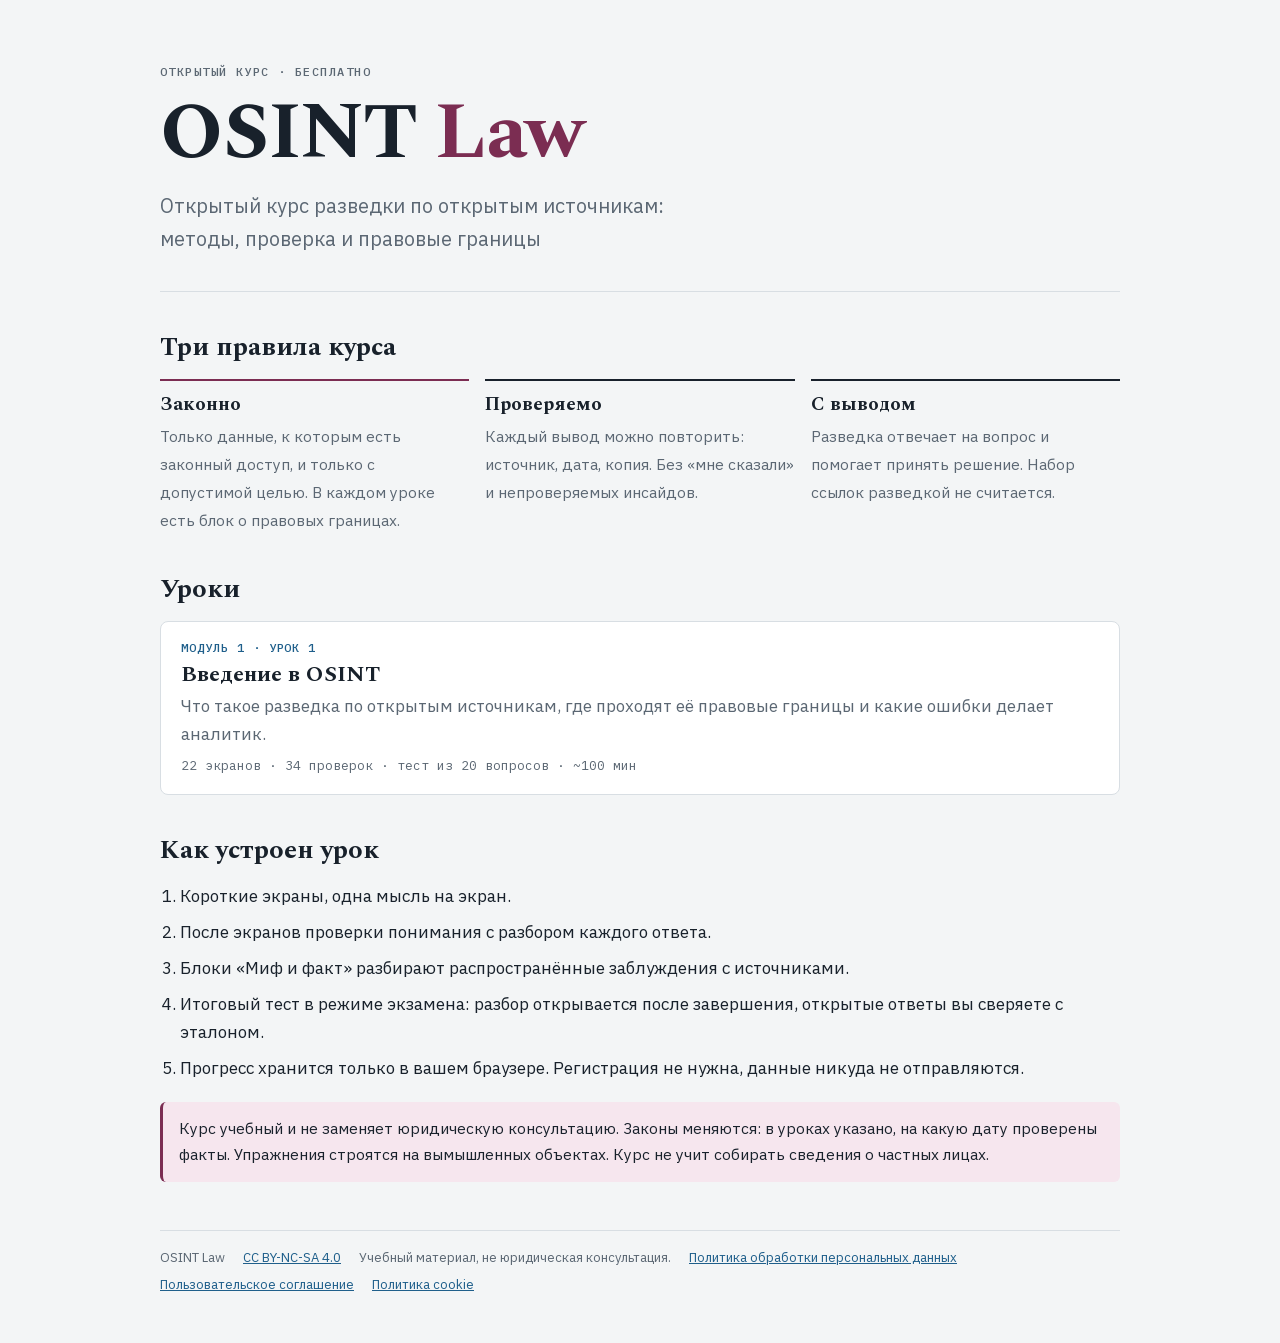
<file: index.html>
<!doctype html>
<html lang="ru">
<meta charset="utf-8">
<meta name="viewport" content="width=device-width, initial-scale=1, viewport-fit=cover">
<title>OSINT Law</title>
<meta name="description" content="Открытый курс разведки по открытым источникам: методы, проверка и правовые границы">
<link rel="canonical" href="https://osintlaw.pro/">
<meta property="og:url" content="https://osintlaw.pro/">
<meta property="og:type" content="website">
<meta property="og:title" content="OSINT Law">
<meta property="og:description" content="Открытый курс разведки по открытым источникам: методы, проверка и правовые границы">
<meta property="og:site_name" content="OSINT Law">
<meta property="og:locale" content="ru_RU">
<link rel="stylesheet" href="fonts/fonts.css">
<style>
/* Layout: титул курса, три принципа, список уроков. Одна колонка, на широком экране принципы в ряд. */
:root{
  --bg:#f3f5f6; --paper:#ffffff; --fg:#18212b; --muted:#5b6773; --line:#d8dee3;
  --accent:#1f5f8b; --accent-soft:#e3eef6; --law:#7b2d52; --law-soft:#f6e6ee;
  --f-display:"Spectral",Georgia,"Times New Roman",serif;
  --f-body:"IBM Plex Sans",-apple-system,"Segoe UI",Roboto,Arial,sans-serif;
  --f-mono:"IBM Plex Mono",ui-monospace,Menlo,Consolas,monospace;
  color-scheme:light;
}
@media (prefers-color-scheme: dark){:root:not([data-theme="light"]){
  --bg:#12171c; --paper:#1a2128; --fg:#e3e8ec; --muted:#9aa6b1; --line:#2c3640;
  --accent:#7db7e0; --accent-soft:#1d3142; --law:#e79ac0; --law-soft:#3a1c2b; color-scheme:dark}}
:root[data-theme="dark"]{
  --bg:#12171c; --paper:#1a2128; --fg:#e3e8ec; --muted:#9aa6b1; --line:#2c3640;
  --accent:#7db7e0; --accent-soft:#1d3142; --law:#e79ac0; --law-soft:#3a1c2b; color-scheme:dark}
*{box-sizing:border-box}
body{margin:0;background:var(--bg);color:var(--fg);font:400 17px/1.65 var(--f-body);padding-inline:16px;padding-block:0 48px}
.wrap{max-width:60rem;margin:0 auto}
a{color:var(--accent)}
a:focus-visible{outline:2px solid var(--accent);outline-offset:3px}
header{padding-block:64px 36px;border-bottom:1px solid var(--line)}
.eyebrow{font:500 12px/1.4 var(--f-mono);letter-spacing:.12em;text-transform:uppercase;color:var(--muted)}
h1{font:700 clamp(44px,9vw,80px)/1 var(--f-display);margin:12px 0 16px;letter-spacing:-.02em}
h1 .law{color:var(--law)}
.lede{font-size:20px;max-width:36rem;color:var(--muted);margin:0}
h2{font:700 26px/1.2 var(--f-display);margin:0 0 16px}
section{padding-top:40px}
.principles{display:grid;grid-template-columns:repeat(3,minmax(0,1fr));gap:16px;margin:0;padding:0;list-style:none}
@media (max-width:760px){.principles{grid-template-columns:minmax(0,1fr)}}
.principles li{border-top:2px solid var(--fg);padding-top:12px}
.principles li:first-child{border-color:var(--law)}
.principles b{display:block;font:700 19px/1.3 var(--f-display);margin-bottom:4px}
.principles span{font-size:15.5px;color:var(--muted)}
.lessons{list-style:none;margin:0;padding:0;display:grid;gap:12px}
.lesson{display:grid;gap:4px;text-decoration:none;color:var(--fg);background:var(--paper);border:1px solid var(--line);border-radius:8px;padding:18px 20px}
.lesson:hover{border-color:var(--accent)}
.lesson .mod{font:500 12px/1.4 var(--f-mono);letter-spacing:.08em;text-transform:uppercase;color:var(--accent)}
.lesson .lt{font:700 22px/1.25 var(--f-display)}
.lesson .ls{color:var(--muted)}
.lesson .meta{font:400 13px/1.5 var(--f-mono);color:var(--muted);margin-top:4px}
.how{display:grid;gap:8px;padding-left:1.2em;margin:0}
.note{background:var(--law-soft);border-left:3px solid var(--law);border-radius:6px;padding:14px 16px;font-size:15.5px;margin-top:20px}
footer{margin-top:48px;padding-top:16px;border-top:1px solid var(--line);font-size:13px;color:var(--muted);display:flex;flex-wrap:wrap;gap:6px 18px}
</style>
<body>
<div class="wrap">
<header>
  <div class="eyebrow">Открытый курс · бесплатно</div>
  <h1>OSINT <span class="law">Law</span></h1>
  <p class="lede">Открытый курс разведки по открытым источникам: методы, проверка и правовые границы</p>
</header>

<section aria-labelledby="p-h">
  <h2 id="p-h">Три правила курса</h2>
  <ul class="principles">
    <li><b>Законно</b><span>Только данные, к которым есть законный доступ, и только с допустимой целью. В каждом уроке есть блок о правовых границах.</span></li>
    <li><b>Проверяемо</b><span>Каждый вывод можно повторить: источник, дата, копия. Без «мне сказали» и непроверяемых инсайдов.</span></li>
    <li><b>С выводом</b><span>Разведка отвечает на вопрос и помогает принять решение. Набор ссылок разведкой не считается.</span></li>
  </ul>
</section>

<section aria-labelledby="l-h">
  <h2 id="l-h">Уроки</h2>
  <ul class="lessons">
<li><a class="lesson" href="lessons/m1-l1-vvedenie-v-osint.html"><span class="mod">Модуль 1 · Урок 1</span><span class="lt">Введение в OSINT</span><span class="ls">Что такое разведка по открытым источникам, где проходят её правовые границы и какие ошибки делает аналитик.</span><span class="meta">22 экранов · 34 проверок · тест из 20 вопросов · ~100 мин</span></a></li>
  </ul>
</section>

<section aria-labelledby="h-h">
  <h2 id="h-h">Как устроен урок</h2>
  <ol class="how">
    <li>Короткие экраны, одна мысль на экран.</li>
    <li>После экранов проверки понимания с разбором каждого ответа.</li>
    <li>Блоки «Миф и факт» разбирают распространённые заблуждения с источниками.</li>
    <li>Итоговый тест в режиме экзамена: разбор открывается после завершения, открытые ответы вы сверяете с эталоном.</li>
    <li>Прогресс хранится только в вашем браузере. Регистрация не нужна, данные никуда не отправляются.</li>
  </ol>
  <p class="note">Курс учебный и не заменяет юридическую консультацию. Законы меняются: в уроках указано, на какую дату проверены факты. Упражнения строятся на вымышленных объектах. Курс не учит собирать сведения о частных лицах.</p>
</section>

<footer><span>OSINT Law</span><span><a href="https://creativecommons.org/licenses/by-nc-sa/4.0/deed.ru" rel="license noopener" target="_blank">CC BY-NC-SA 4.0</a></span><span>Учебный материал, не юридическая консультация.</span><span><a href="/privacy-policy.html">Политика обработки персональных данных</a></span><span><a href="/terms.html">Пользовательское соглашение</a></span><span><a href="/cookie-policy.html">Политика cookie</a></span></footer>
</div>
</body>
</html>
</file>
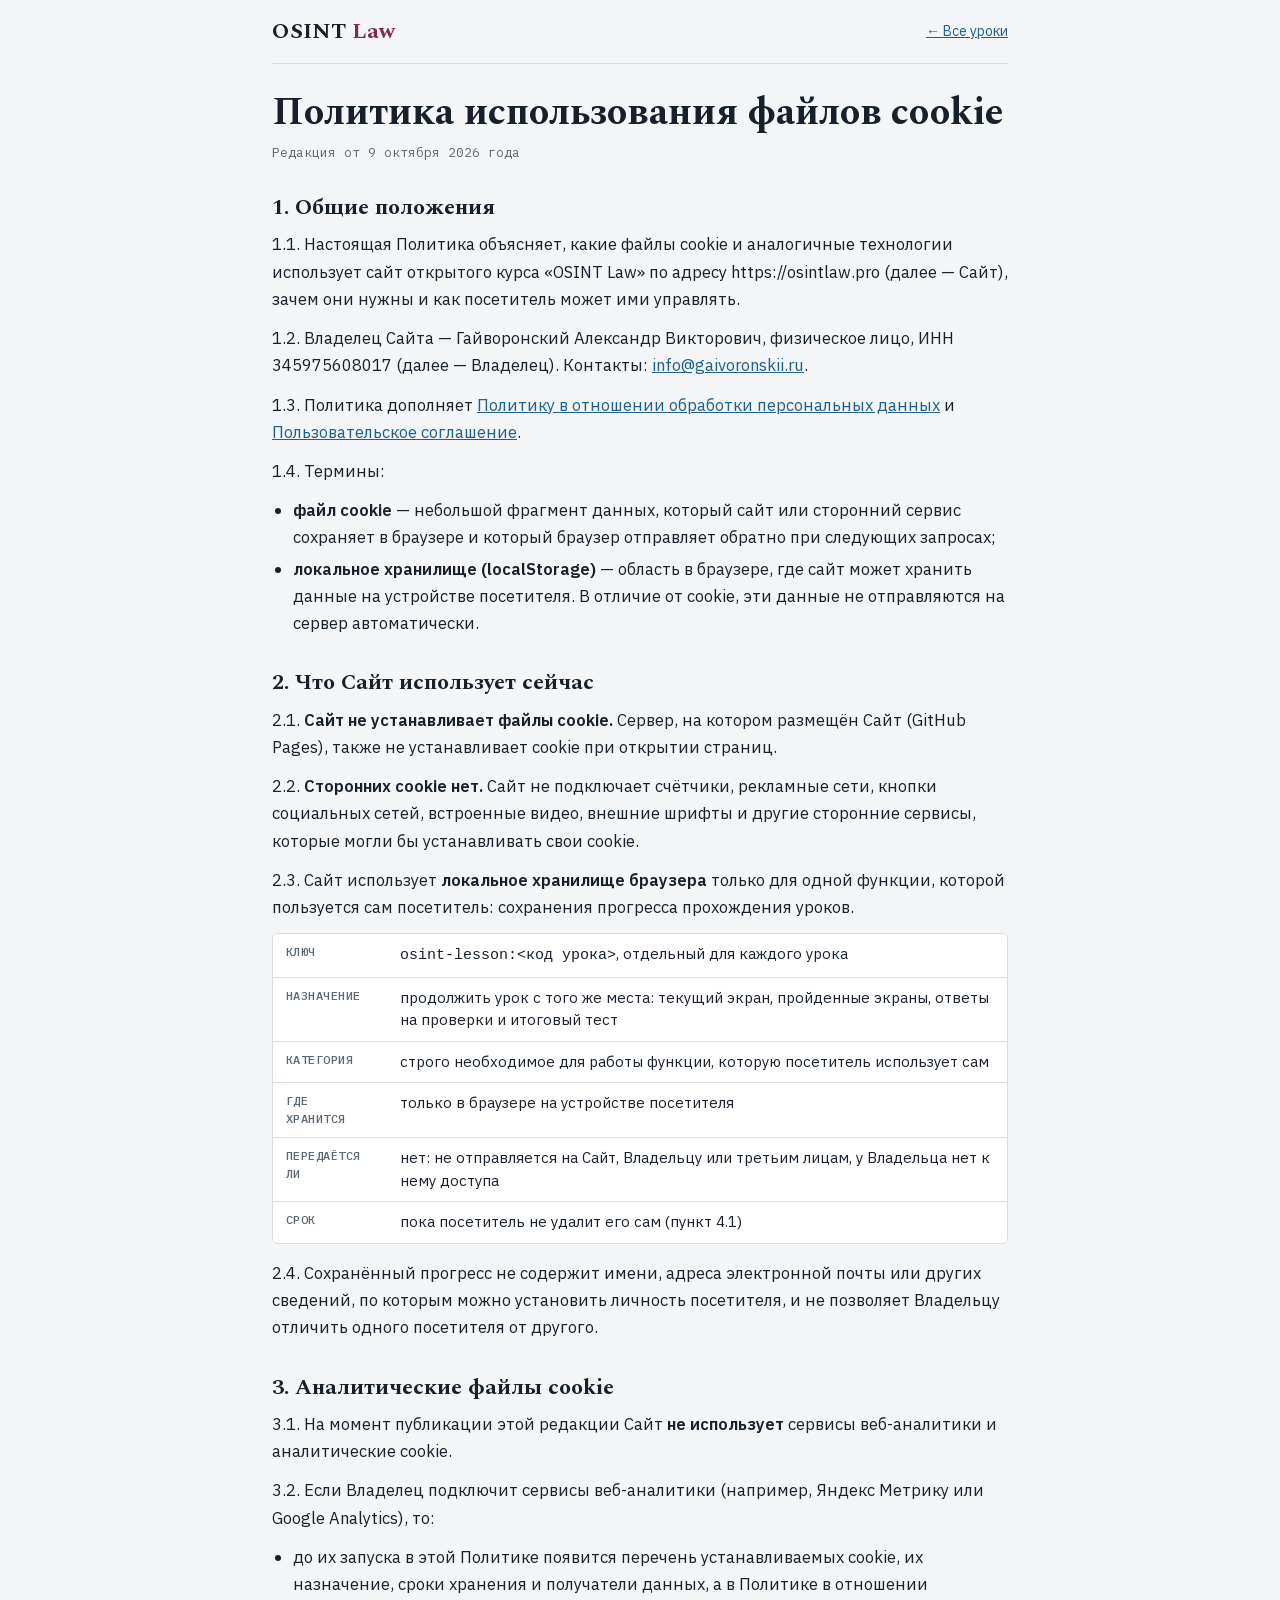
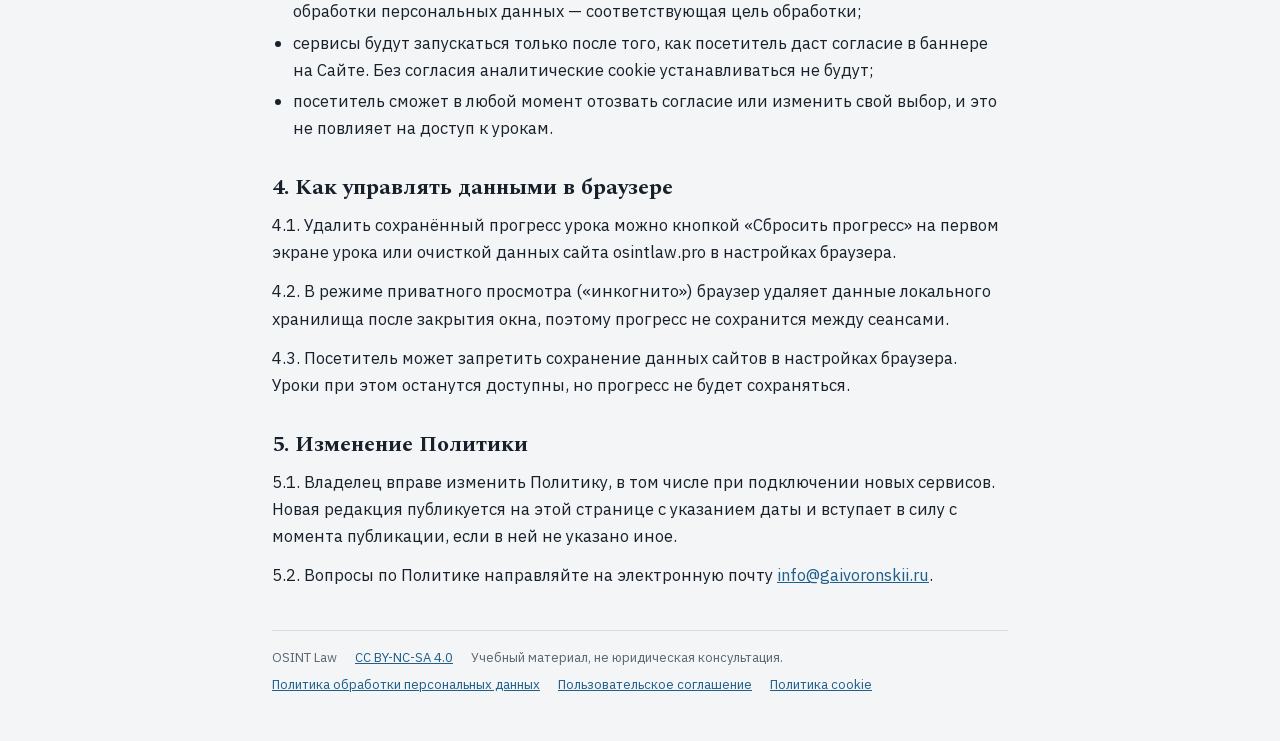
<file: cookie-policy.html>
<!doctype html>
<html lang="ru">
<meta charset="utf-8">
<meta name="viewport" content="width=device-width, initial-scale=1, viewport-fit=cover">
<title>Политика использования файлов cookie · OSINT Law</title>
<meta name="description" content="Какие файлы cookie и данные браузера использует сайт курса OSINT Law, зачем и как ими управлять.">
<link rel="canonical" href="https://osintlaw.pro/cookie-policy.html">
<meta property="og:url" content="https://osintlaw.pro/cookie-policy.html">
<meta property="og:type" content="website">
<meta property="og:title" content="Политика использования файлов cookie">
<meta property="og:description" content="Какие файлы cookie и данные браузера использует сайт курса OSINT Law, зачем и как ими управлять.">
<meta property="og:site_name" content="OSINT Law">
<meta property="og:locale" content="ru_RU">
<link rel="stylesheet" href="fonts/fonts.css">
<style>
/* Layout: документ сайта (политики и т. п.). Узкая колонка для чтения, шапка со ссылкой на главную. */
:root{
  --bg:#f3f5f6; --paper:#ffffff; --fg:#18212b; --muted:#5b6773; --line:#d8dee3;
  --accent:#1f5f8b; --law:#7b2d52;
  --f-display:"Spectral",Georgia,"Times New Roman",serif;
  --f-body:"IBM Plex Sans",-apple-system,"Segoe UI",Roboto,Arial,sans-serif;
  --f-mono:"IBM Plex Mono",ui-monospace,Menlo,Consolas,monospace;
  color-scheme:light;
}
@media (prefers-color-scheme: dark){:root:not([data-theme="light"]){
  --bg:#12171c; --paper:#1a2128; --fg:#e3e8ec; --muted:#9aa6b1; --line:#2c3640; --accent:#7db7e0; --law:#e79ac0; color-scheme:dark}}
:root[data-theme="dark"]{
  --bg:#12171c; --paper:#1a2128; --fg:#e3e8ec; --muted:#9aa6b1; --line:#2c3640; --accent:#7db7e0; --law:#e79ac0; color-scheme:dark}
*{box-sizing:border-box}
body{margin:0;background:var(--bg);color:var(--fg);font:400 16.5px/1.65 var(--f-body);padding-inline:16px;padding-block:0 48px}
.wrap{max-width:46rem;margin:0 auto}
a{color:var(--accent);overflow-wrap:anywhere}
a:focus-visible{outline:2px solid var(--accent);outline-offset:3px}
.top{display:flex;justify-content:space-between;align-items:center;gap:12px;padding-block:20px;border-bottom:1px solid var(--line)}
.brand{font:700 22px/1 var(--f-display);color:var(--fg);text-decoration:none}
.brand span{color:var(--law)}
.top a.back{font-size:14px}
article{padding-top:28px}
h1{font:700 clamp(28px,5vw,38px)/1.15 var(--f-display);margin:0 0 8px;text-wrap:balance}
h2{font:700 22px/1.25 var(--f-display);margin:32px 0 10px}
h3{font:600 17px/1.35 var(--f-body);margin:22px 0 8px}
p{margin:0 0 12px}
ul{margin:0 0 12px;padding-left:1.3em}
li{margin-bottom:4px}
.meta{font:400 13px/1.4 var(--f-mono);color:var(--muted);margin-bottom:24px}
.table-box{overflow-x:auto;border:1px solid var(--line);border-radius:6px;margin:8px 0 16px;background:var(--paper)}
table{border-collapse:collapse;width:100%;font-size:15px;line-height:1.5}
th,td{text-align:left;vertical-align:top;padding:9px 13px;border-bottom:1px solid var(--line)}
tr:last-child th,tr:last-child td{border-bottom:0}
th{width:9.5em;font:500 12px/1.5 var(--f-mono);letter-spacing:.04em;text-transform:uppercase;color:var(--muted)}
footer{margin-top:40px;padding-top:16px;border-top:1px solid var(--line);font-size:13px;color:var(--muted);display:flex;flex-wrap:wrap;gap:6px 18px}
</style>
<body>
<div class="wrap">
  <div class="top"><a class="brand" href="/">OSINT <span>Law</span></a><a class="back" href="/">← Все уроки</a></div>
  <article>
<!-- title: Политика использования файлов cookie -->
<!-- description: Какие файлы cookie и данные браузера использует сайт курса OSINT Law, зачем и как ими управлять. -->
<h1>Политика использования файлов cookie</h1>
<p class="meta">Редакция от 9 октября 2026 года</p>

<h2>1. Общие положения</h2>
<p>1.1. Настоящая Политика объясняет, какие файлы cookie и аналогичные технологии использует сайт открытого курса «OSINT Law» по адресу https://osintlaw.pro (далее — Сайт), зачем они нужны и как посетитель может ими управлять.</p>
<p>1.2. Владелец Сайта — Гайворонский Александр Викторович, физическое лицо, ИНН 345975608017 (далее — Владелец). Контакты: <a href="mailto:info@gaivoronskii.ru">info@gaivoronskii.ru</a>.</p>
<p>1.3. Политика дополняет <a href="/privacy-policy.html">Политику в отношении обработки персональных данных</a> и <a href="/terms.html">Пользовательское соглашение</a>.</p>
<p>1.4. Термины:</p>
<ul>
  <li><strong>файл cookie</strong> — небольшой фрагмент данных, который сайт или сторонний сервис сохраняет в браузере и который браузер отправляет обратно при следующих запросах;</li>
  <li><strong>локальное хранилище (localStorage)</strong> — область в браузере, где сайт может хранить данные на устройстве посетителя. В отличие от cookie, эти данные не отправляются на сервер автоматически.</li>
</ul>

<h2>2. Что Сайт использует сейчас</h2>
<p>2.1. <strong>Сайт не устанавливает файлы cookie.</strong> Сервер, на котором размещён Сайт (GitHub Pages), также не устанавливает cookie при открытии страниц.</p>
<p>2.2. <strong>Сторонних cookie нет.</strong> Сайт не подключает счётчики, рекламные сети, кнопки социальных сетей, встроенные видео, внешние шрифты и другие сторонние сервисы, которые могли бы устанавливать свои cookie.</p>
<p>2.3. Сайт использует <strong>локальное хранилище браузера</strong> только для одной функции, которой пользуется сам посетитель: сохранения прогресса прохождения уроков.</p>
<div class="table-box"><table>
  <tr><th>Ключ</th><td><code>osint-lesson:&lt;код урока&gt;</code>, отдельный для каждого урока</td></tr>
  <tr><th>Назначение</th><td>продолжить урок с того же места: текущий экран, пройденные экраны, ответы на проверки и итоговый тест</td></tr>
  <tr><th>Категория</th><td>строго необходимое для работы функции, которую посетитель использует сам</td></tr>
  <tr><th>Где хранится</th><td>только в браузере на устройстве посетителя</td></tr>
  <tr><th>Передаётся ли</th><td>нет: не отправляется на Сайт, Владельцу или третьим лицам, у Владельца нет к нему доступа</td></tr>
  <tr><th>Срок</th><td>пока посетитель не удалит его сам (пункт 4.1)</td></tr>
</table></div>
<p>2.4. Сохранённый прогресс не содержит имени, адреса электронной почты или других сведений, по которым можно установить личность посетителя, и не позволяет Владельцу отличить одного посетителя от другого.</p>

<h2>3. Аналитические файлы cookie</h2>
<p>3.1. На момент публикации этой редакции Сайт <strong>не использует</strong> сервисы веб-аналитики и аналитические cookie.</p>
<p>3.2. Если Владелец подключит сервисы веб-аналитики (например, Яндекс Метрику или Google Analytics), то:</p>
<ul>
  <li>до их запуска в этой Политике появится перечень устанавливаемых cookie, их назначение, сроки хранения и получатели данных, а в Политике в отношении обработки персональных данных — соответствующая цель обработки;</li>
  <li>сервисы будут запускаться только после того, как посетитель даст согласие в баннере на Сайте. Без согласия аналитические cookie устанавливаться не будут;</li>
  <li>посетитель сможет в любой момент отозвать согласие или изменить свой выбор, и это не повлияет на доступ к урокам.</li>
</ul>

<h2>4. Как управлять данными в браузере</h2>
<p>4.1. Удалить сохранённый прогресс урока можно кнопкой «Сбросить прогресс» на первом экране урока или очисткой данных сайта osintlaw.pro в настройках браузера.</p>
<p>4.2. В режиме приватного просмотра («инкогнито») браузер удаляет данные локального хранилища после закрытия окна, поэтому прогресс не сохранится между сеансами.</p>
<p>4.3. Посетитель может запретить сохранение данных сайтов в настройках браузера. Уроки при этом останутся доступны, но прогресс не будет сохраняться.</p>

<h2>5. Изменение Политики</h2>
<p>5.1. Владелец вправе изменить Политику, в том числе при подключении новых сервисов. Новая редакция публикуется на этой странице с указанием даты и вступает в силу с момента публикации, если в ней не указано иное.</p>
<p>5.2. Вопросы по Политике направляйте на электронную почту <a href="mailto:info@gaivoronskii.ru">info@gaivoronskii.ru</a>.</p>

  </article>
  <footer><span>OSINT Law</span><span><a href="https://creativecommons.org/licenses/by-nc-sa/4.0/deed.ru" rel="license noopener" target="_blank">CC BY-NC-SA 4.0</a></span><span>Учебный материал, не юридическая консультация.</span><span><a href="/privacy-policy.html">Политика обработки персональных данных</a></span><span><a href="/terms.html">Пользовательское соглашение</a></span><span><a href="/cookie-policy.html">Политика cookie</a></span></footer>
</div>
</body>
</html>
</file>
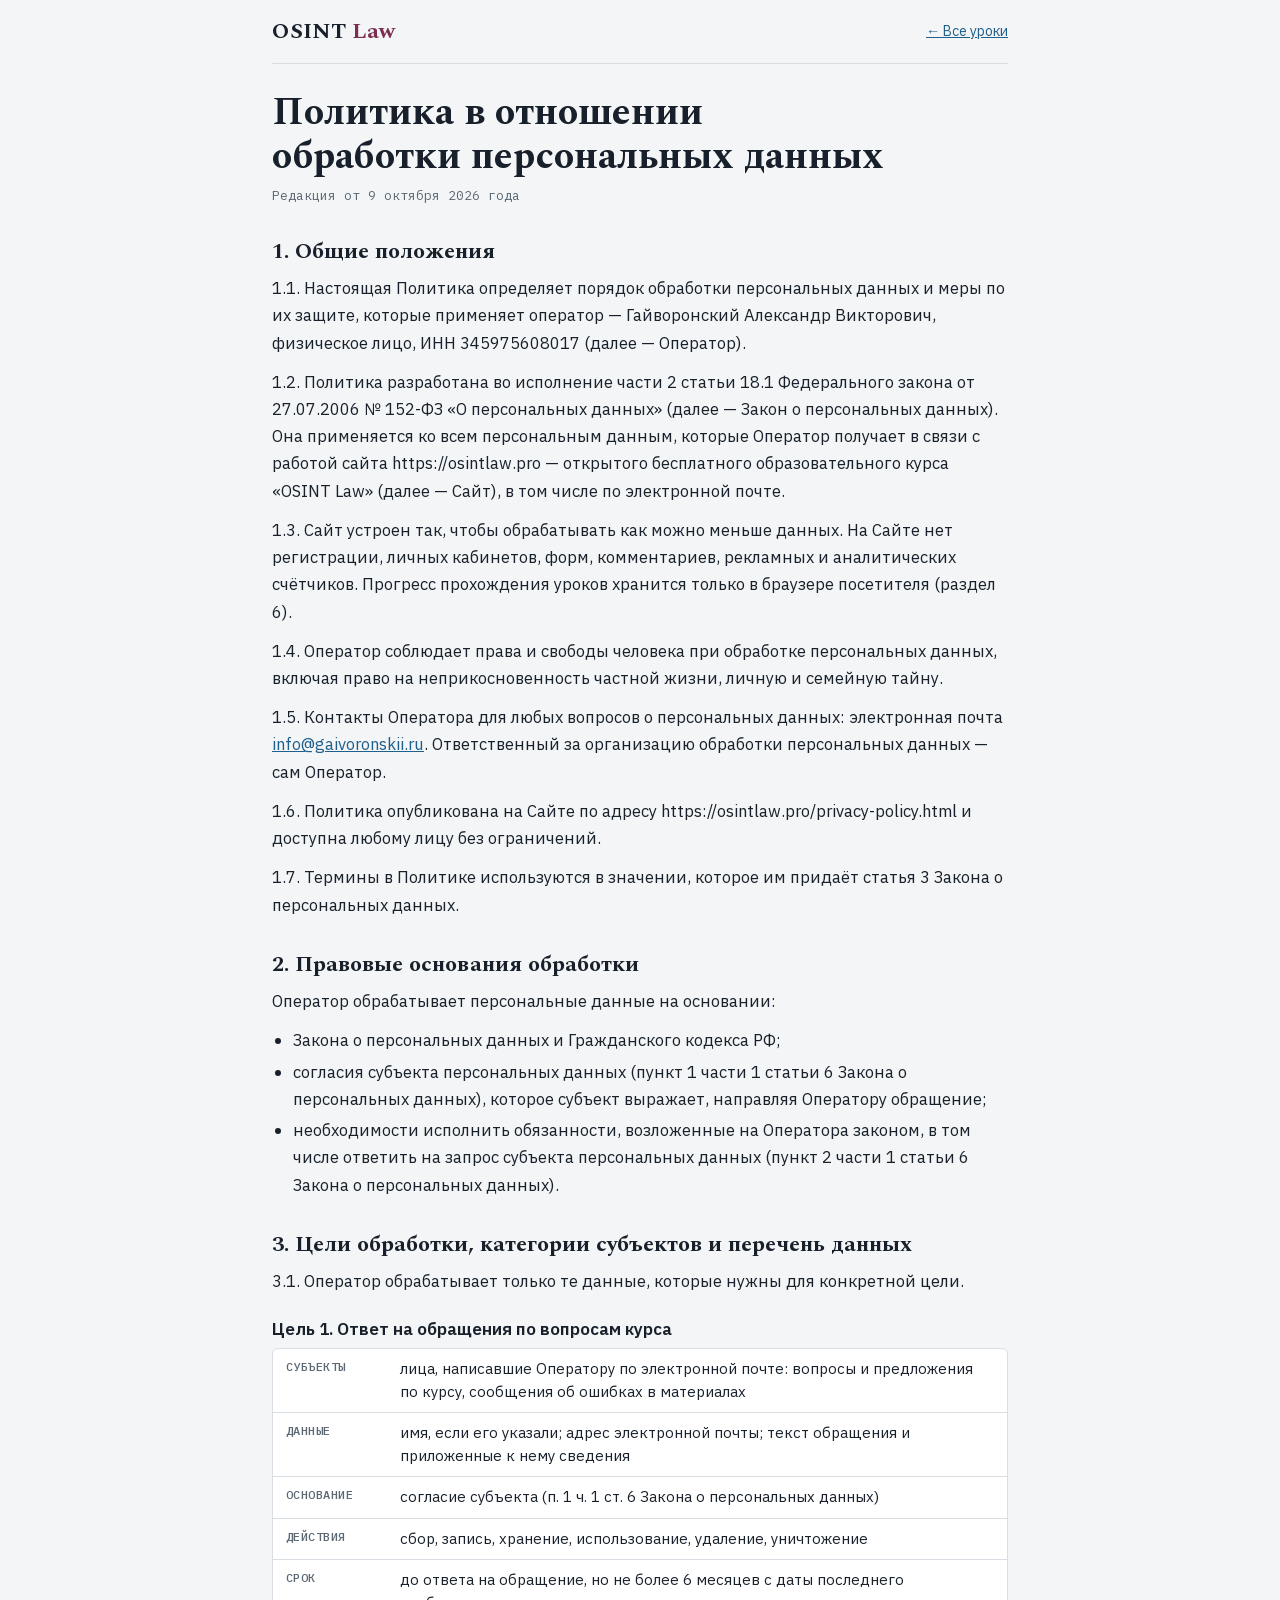
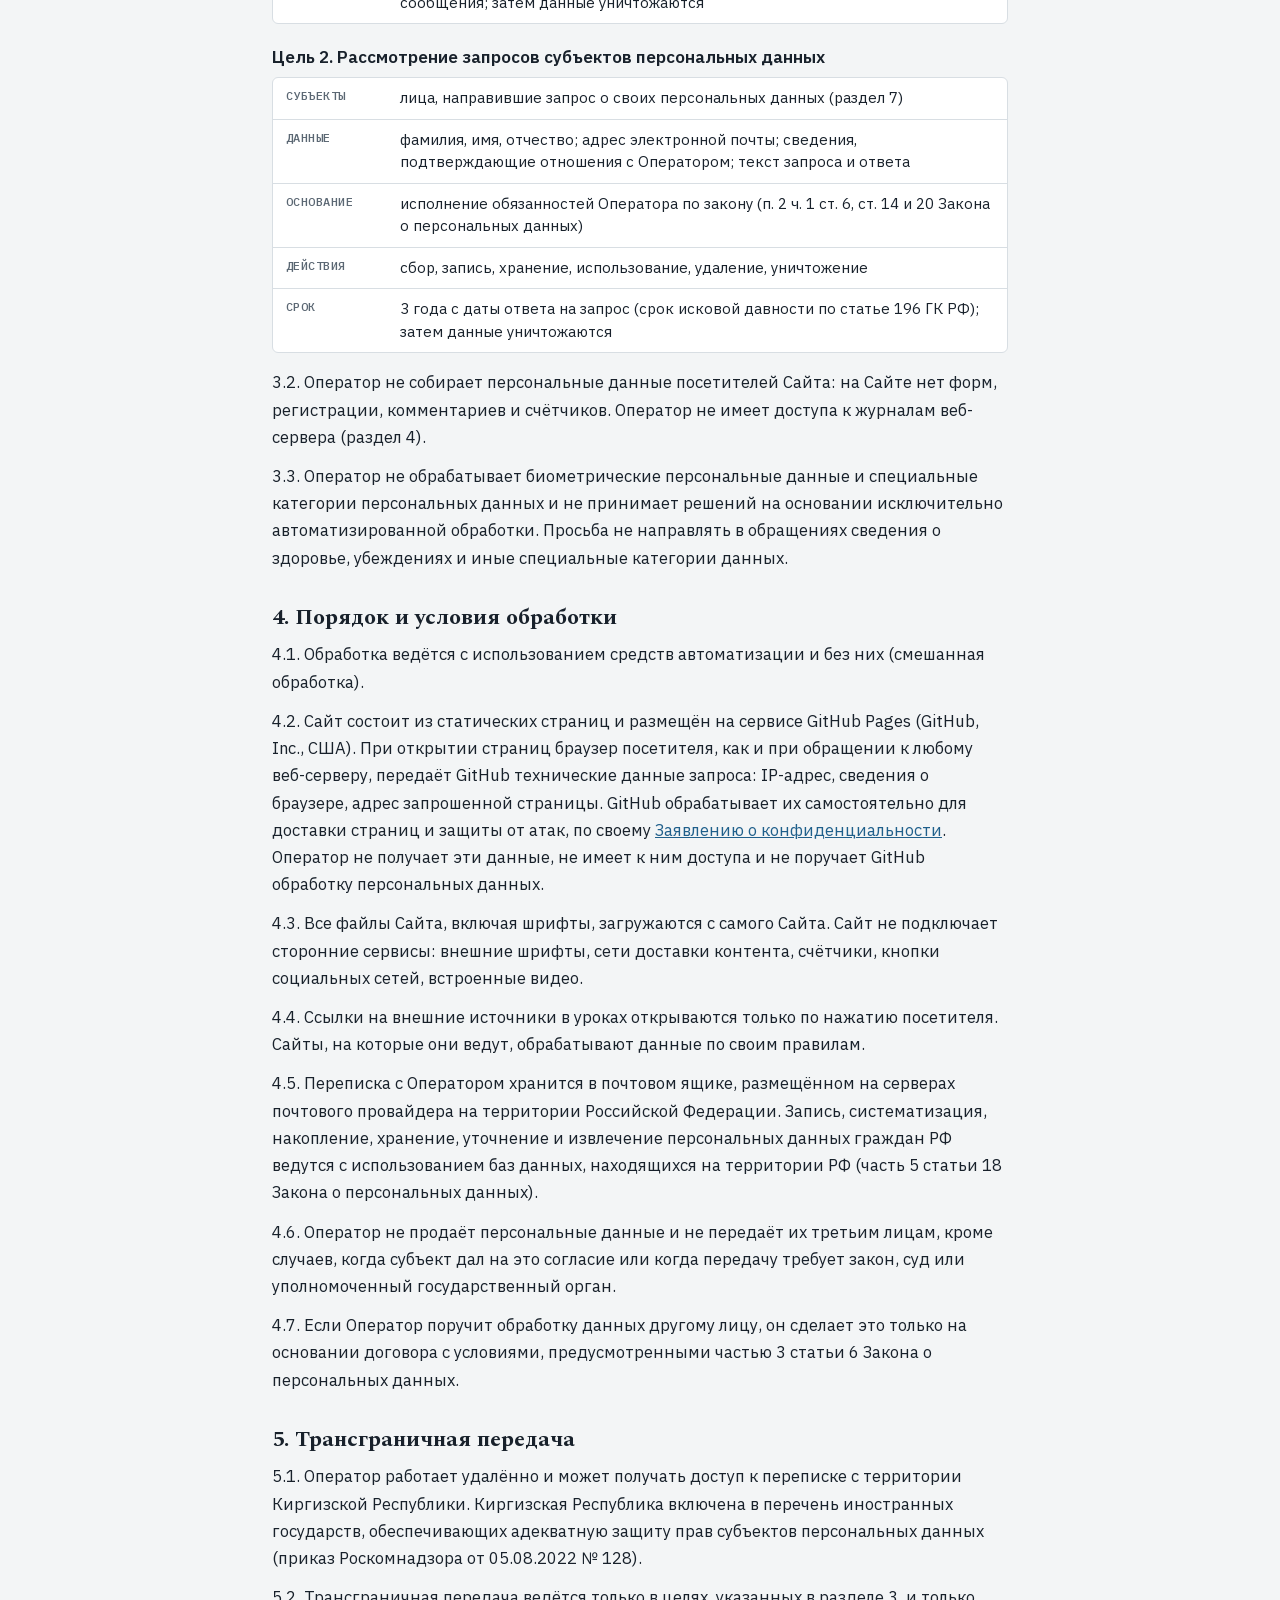
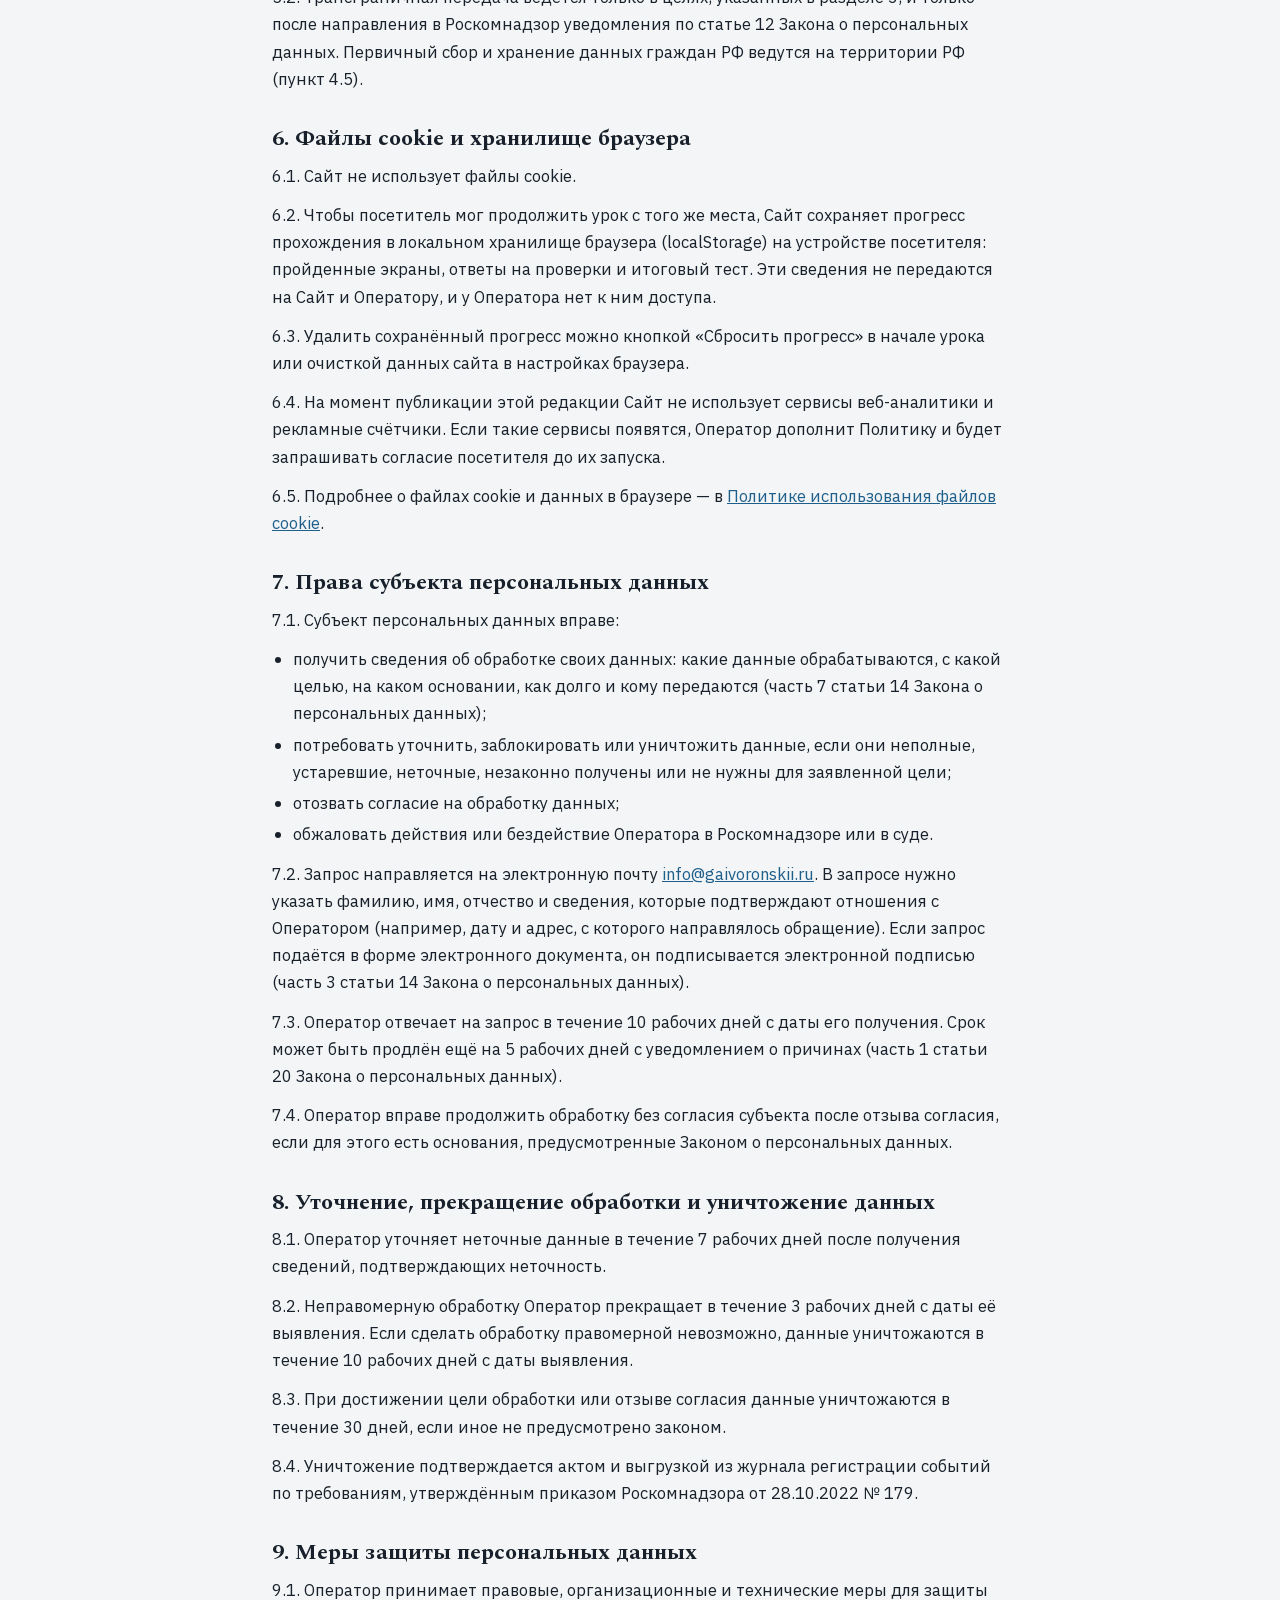
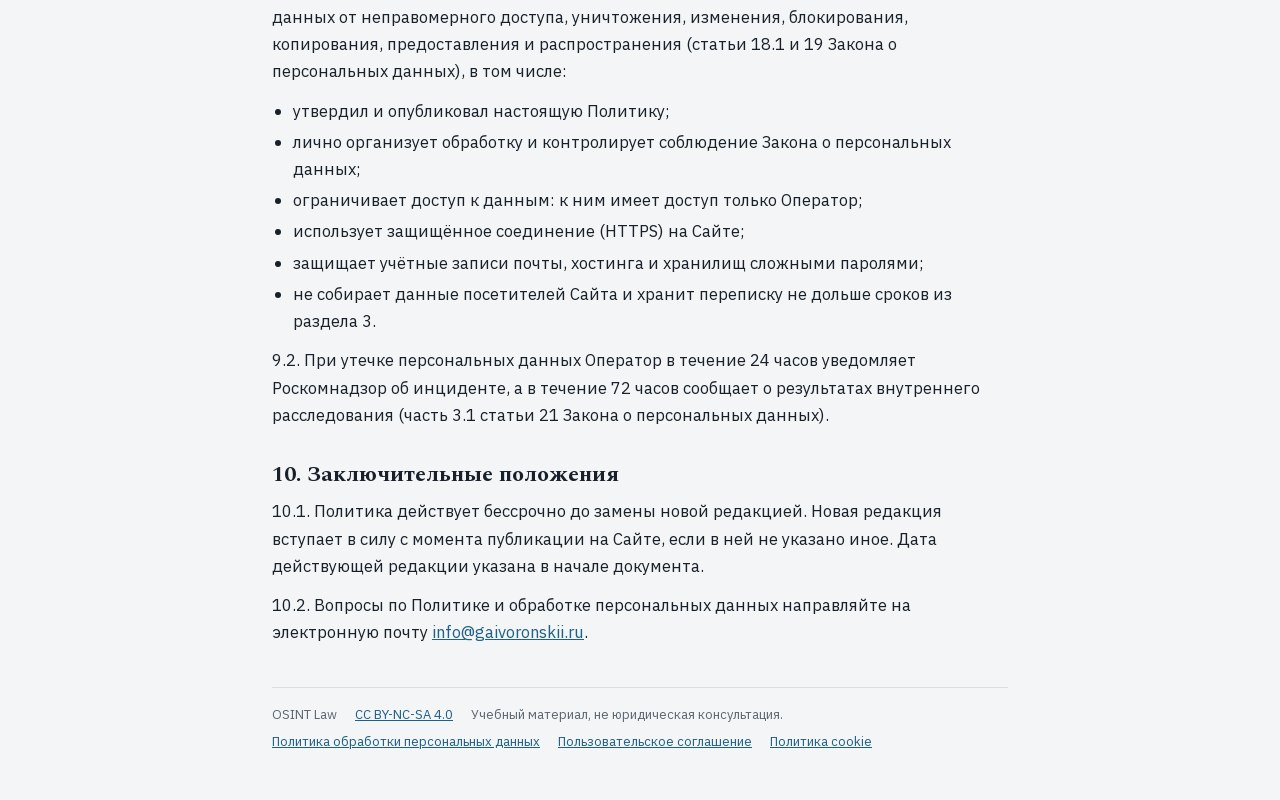
<file: privacy-policy.html>
<!doctype html>
<html lang="ru">
<meta charset="utf-8">
<meta name="viewport" content="width=device-width, initial-scale=1, viewport-fit=cover">
<title>Политика в отношении обработки персональных данных · OSINT Law</title>
<meta name="description" content="Как курс OSINT Law обрабатывает персональные данные: цели, основания, сроки, права субъекта и меры защиты.">
<link rel="canonical" href="https://osintlaw.pro/privacy-policy.html">
<meta property="og:url" content="https://osintlaw.pro/privacy-policy.html">
<meta property="og:type" content="website">
<meta property="og:title" content="Политика в отношении обработки персональных данных">
<meta property="og:description" content="Как курс OSINT Law обрабатывает персональные данные: цели, основания, сроки, права субъекта и меры защиты.">
<meta property="og:site_name" content="OSINT Law">
<meta property="og:locale" content="ru_RU">
<link rel="stylesheet" href="fonts/fonts.css">
<style>
/* Layout: документ сайта (политики и т. п.). Узкая колонка для чтения, шапка со ссылкой на главную. */
:root{
  --bg:#f3f5f6; --paper:#ffffff; --fg:#18212b; --muted:#5b6773; --line:#d8dee3;
  --accent:#1f5f8b; --law:#7b2d52;
  --f-display:"Spectral",Georgia,"Times New Roman",serif;
  --f-body:"IBM Plex Sans",-apple-system,"Segoe UI",Roboto,Arial,sans-serif;
  --f-mono:"IBM Plex Mono",ui-monospace,Menlo,Consolas,monospace;
  color-scheme:light;
}
@media (prefers-color-scheme: dark){:root:not([data-theme="light"]){
  --bg:#12171c; --paper:#1a2128; --fg:#e3e8ec; --muted:#9aa6b1; --line:#2c3640; --accent:#7db7e0; --law:#e79ac0; color-scheme:dark}}
:root[data-theme="dark"]{
  --bg:#12171c; --paper:#1a2128; --fg:#e3e8ec; --muted:#9aa6b1; --line:#2c3640; --accent:#7db7e0; --law:#e79ac0; color-scheme:dark}
*{box-sizing:border-box}
body{margin:0;background:var(--bg);color:var(--fg);font:400 16.5px/1.65 var(--f-body);padding-inline:16px;padding-block:0 48px}
.wrap{max-width:46rem;margin:0 auto}
a{color:var(--accent);overflow-wrap:anywhere}
a:focus-visible{outline:2px solid var(--accent);outline-offset:3px}
.top{display:flex;justify-content:space-between;align-items:center;gap:12px;padding-block:20px;border-bottom:1px solid var(--line)}
.brand{font:700 22px/1 var(--f-display);color:var(--fg);text-decoration:none}
.brand span{color:var(--law)}
.top a.back{font-size:14px}
article{padding-top:28px}
h1{font:700 clamp(28px,5vw,38px)/1.15 var(--f-display);margin:0 0 8px;text-wrap:balance}
h2{font:700 22px/1.25 var(--f-display);margin:32px 0 10px}
h3{font:600 17px/1.35 var(--f-body);margin:22px 0 8px}
p{margin:0 0 12px}
ul{margin:0 0 12px;padding-left:1.3em}
li{margin-bottom:4px}
.meta{font:400 13px/1.4 var(--f-mono);color:var(--muted);margin-bottom:24px}
.table-box{overflow-x:auto;border:1px solid var(--line);border-radius:6px;margin:8px 0 16px;background:var(--paper)}
table{border-collapse:collapse;width:100%;font-size:15px;line-height:1.5}
th,td{text-align:left;vertical-align:top;padding:9px 13px;border-bottom:1px solid var(--line)}
tr:last-child th,tr:last-child td{border-bottom:0}
th{width:9.5em;font:500 12px/1.5 var(--f-mono);letter-spacing:.04em;text-transform:uppercase;color:var(--muted)}
footer{margin-top:40px;padding-top:16px;border-top:1px solid var(--line);font-size:13px;color:var(--muted);display:flex;flex-wrap:wrap;gap:6px 18px}
</style>
<body>
<div class="wrap">
  <div class="top"><a class="brand" href="/">OSINT <span>Law</span></a><a class="back" href="/">← Все уроки</a></div>
  <article>
<!-- title: Политика в отношении обработки персональных данных -->
<!-- description: Как курс OSINT Law обрабатывает персональные данные: цели, основания, сроки, права субъекта и меры защиты. -->
<h1>Политика в отношении обработки персональных данных</h1>
<p class="meta">Редакция от 9 октября 2026 года</p>

<h2>1. Общие положения</h2>
<p>1.1. Настоящая Политика определяет порядок обработки персональных данных и меры по их защите, которые применяет оператор — Гайворонский Александр Викторович, физическое лицо, ИНН 345975608017 (далее — Оператор).</p>
<p>1.2. Политика разработана во исполнение части 2 статьи 18.1 Федерального закона от 27.07.2006 № 152-ФЗ «О персональных данных» (далее — Закон о персональных данных). Она применяется ко всем персональным данным, которые Оператор получает в связи с работой сайта https://osintlaw.pro — открытого бесплатного образовательного курса «OSINT Law» (далее — Сайт), в том числе по электронной почте.</p>
<p>1.3. Сайт устроен так, чтобы обрабатывать как можно меньше данных. На Сайте нет регистрации, личных кабинетов, форм, комментариев, рекламных и аналитических счётчиков. Прогресс прохождения уроков хранится только в браузере посетителя (раздел 6).</p>
<p>1.4. Оператор соблюдает права и свободы человека при обработке персональных данных, включая право на неприкосновенность частной жизни, личную и семейную тайну.</p>
<p>1.5. Контакты Оператора для любых вопросов о персональных данных: электронная почта <a href="mailto:info@gaivoronskii.ru">info@gaivoronskii.ru</a>. Ответственный за организацию обработки персональных данных — сам Оператор.</p>
<p>1.6. Политика опубликована на Сайте по адресу https://osintlaw.pro/privacy-policy.html и доступна любому лицу без ограничений.</p>
<p>1.7. Термины в Политике используются в значении, которое им придаёт статья 3 Закона о персональных данных.</p>

<h2>2. Правовые основания обработки</h2>
<p>Оператор обрабатывает персональные данные на основании:</p>
<ul>
  <li>Закона о персональных данных и Гражданского кодекса РФ;</li>
  <li>согласия субъекта персональных данных (пункт 1 части 1 статьи 6 Закона о персональных данных), которое субъект выражает, направляя Оператору обращение;</li>
  <li>необходимости исполнить обязанности, возложенные на Оператора законом, в том числе ответить на запрос субъекта персональных данных (пункт 2 части 1 статьи 6 Закона о персональных данных).</li>
</ul>

<h2>3. Цели обработки, категории субъектов и перечень данных</h2>
<p>3.1. Оператор обрабатывает только те данные, которые нужны для конкретной цели.</p>

<h3>Цель 1. Ответ на обращения по вопросам курса</h3>
<div class="table-box"><table>
  <tr><th>Субъекты</th><td>лица, написавшие Оператору по электронной почте: вопросы и предложения по курсу, сообщения об ошибках в материалах</td></tr>
  <tr><th>Данные</th><td>имя, если его указали; адрес электронной почты; текст обращения и приложенные к нему сведения</td></tr>
  <tr><th>Основание</th><td>согласие субъекта (п. 1 ч. 1 ст. 6 Закона о персональных данных)</td></tr>
  <tr><th>Действия</th><td>сбор, запись, хранение, использование, удаление, уничтожение</td></tr>
  <tr><th>Срок</th><td>до ответа на обращение, но не более 6 месяцев с даты последнего сообщения; затем данные уничтожаются</td></tr>
</table></div>

<h3>Цель 2. Рассмотрение запросов субъектов персональных данных</h3>
<div class="table-box"><table>
  <tr><th>Субъекты</th><td>лица, направившие запрос о своих персональных данных (раздел 7)</td></tr>
  <tr><th>Данные</th><td>фамилия, имя, отчество; адрес электронной почты; сведения, подтверждающие отношения с Оператором; текст запроса и ответа</td></tr>
  <tr><th>Основание</th><td>исполнение обязанностей Оператора по закону (п. 2 ч. 1 ст. 6, ст. 14 и 20 Закона о персональных данных)</td></tr>
  <tr><th>Действия</th><td>сбор, запись, хранение, использование, удаление, уничтожение</td></tr>
  <tr><th>Срок</th><td>3 года с даты ответа на запрос (срок исковой давности по статье 196 ГК РФ); затем данные уничтожаются</td></tr>
</table></div>

<p>3.2. Оператор не собирает персональные данные посетителей Сайта: на Сайте нет форм, регистрации, комментариев и счётчиков. Оператор не имеет доступа к журналам веб-сервера (раздел 4).</p>
<p>3.3. Оператор не обрабатывает биометрические персональные данные и специальные категории персональных данных и не принимает решений на основании исключительно автоматизированной обработки. Просьба не направлять в обращениях сведения о здоровье, убеждениях и иные специальные категории данных.</p>

<h2>4. Порядок и условия обработки</h2>
<p>4.1. Обработка ведётся с использованием средств автоматизации и без них (смешанная обработка).</p>
<p>4.2. Сайт состоит из статических страниц и размещён на сервисе GitHub Pages (GitHub, Inc., США). При открытии страниц браузер посетителя, как и при обращении к любому веб-серверу, передаёт GitHub технические данные запроса: IP-адрес, сведения о браузере, адрес запрошенной страницы. GitHub обрабатывает их самостоятельно для доставки страниц и защиты от атак, по своему <a href="https://docs.github.com/site-policy/privacy-policies/github-general-privacy-statement" target="_blank" rel="noopener">Заявлению о конфиденциальности</a>. Оператор не получает эти данные, не имеет к ним доступа и не поручает GitHub обработку персональных данных.</p>
<p>4.3. Все файлы Сайта, включая шрифты, загружаются с самого Сайта. Сайт не подключает сторонние сервисы: внешние шрифты, сети доставки контента, счётчики, кнопки социальных сетей, встроенные видео.</p>
<p>4.4. Ссылки на внешние источники в уроках открываются только по нажатию посетителя. Сайты, на которые они ведут, обрабатывают данные по своим правилам.</p>
<p>4.5. Переписка с Оператором хранится в почтовом ящике, размещённом на серверах почтового провайдера на территории Российской Федерации. Запись, систематизация, накопление, хранение, уточнение и извлечение персональных данных граждан РФ ведутся с использованием баз данных, находящихся на территории РФ (часть 5 статьи 18 Закона о персональных данных).</p>
<p>4.6. Оператор не продаёт персональные данные и не передаёт их третьим лицам, кроме случаев, когда субъект дал на это согласие или когда передачу требует закон, суд или уполномоченный государственный орган.</p>
<p>4.7. Если Оператор поручит обработку данных другому лицу, он сделает это только на основании договора с условиями, предусмотренными частью 3 статьи 6 Закона о персональных данных.</p>

<h2>5. Трансграничная передача</h2>
<p>5.1. Оператор работает удалённо и может получать доступ к переписке с территории Киргизской Республики. Киргизская Республика включена в перечень иностранных государств, обеспечивающих адекватную защиту прав субъектов персональных данных (приказ Роскомнадзора от 05.08.2022 № 128).</p>
<p>5.2. Трансграничная передача ведётся только в целях, указанных в разделе 3, и только после направления в Роскомнадзор уведомления по статье 12 Закона о персональных данных. Первичный сбор и хранение данных граждан РФ ведутся на территории РФ (пункт 4.5).</p>

<h2>6. Файлы cookie и хранилище браузера</h2>
<p>6.1. Сайт не использует файлы cookie.</p>
<p>6.2. Чтобы посетитель мог продолжить урок с того же места, Сайт сохраняет прогресс прохождения в локальном хранилище браузера (localStorage) на устройстве посетителя: пройденные экраны, ответы на проверки и итоговый тест. Эти сведения не передаются на Сайт и Оператору, и у Оператора нет к ним доступа.</p>
<p>6.3. Удалить сохранённый прогресс можно кнопкой «Сбросить прогресс» в начале урока или очисткой данных сайта в настройках браузера.</p>
<p>6.4. На момент публикации этой редакции Сайт не использует сервисы веб-аналитики и рекламные счётчики. Если такие сервисы появятся, Оператор дополнит Политику и будет запрашивать согласие посетителя до их запуска.</p>
<p>6.5. Подробнее о файлах cookie и данных в браузере — в <a href="/cookie-policy.html">Политике использования файлов cookie</a>.</p>

<h2>7. Права субъекта персональных данных</h2>
<p>7.1. Субъект персональных данных вправе:</p>
<ul>
  <li>получить сведения об обработке своих данных: какие данные обрабатываются, с какой целью, на каком основании, как долго и кому передаются (часть 7 статьи 14 Закона о персональных данных);</li>
  <li>потребовать уточнить, заблокировать или уничтожить данные, если они неполные, устаревшие, неточные, незаконно получены или не нужны для заявленной цели;</li>
  <li>отозвать согласие на обработку данных;</li>
  <li>обжаловать действия или бездействие Оператора в Роскомнадзоре или в суде.</li>
</ul>
<p>7.2. Запрос направляется на электронную почту <a href="mailto:info@gaivoronskii.ru">info@gaivoronskii.ru</a>. В запросе нужно указать фамилию, имя, отчество и сведения, которые подтверждают отношения с Оператором (например, дату и адрес, с которого направлялось обращение). Если запрос подаётся в форме электронного документа, он подписывается электронной подписью (часть 3 статьи 14 Закона о персональных данных).</p>
<p>7.3. Оператор отвечает на запрос в течение 10 рабочих дней с даты его получения. Срок может быть продлён ещё на 5 рабочих дней с уведомлением о причинах (часть 1 статьи 20 Закона о персональных данных).</p>
<p>7.4. Оператор вправе продолжить обработку без согласия субъекта после отзыва согласия, если для этого есть основания, предусмотренные Законом о персональных данных.</p>

<h2>8. Уточнение, прекращение обработки и уничтожение данных</h2>
<p>8.1. Оператор уточняет неточные данные в течение 7 рабочих дней после получения сведений, подтверждающих неточность.</p>
<p>8.2. Неправомерную обработку Оператор прекращает в течение 3 рабочих дней с даты её выявления. Если сделать обработку правомерной невозможно, данные уничтожаются в течение 10 рабочих дней с даты выявления.</p>
<p>8.3. При достижении цели обработки или отзыве согласия данные уничтожаются в течение 30 дней, если иное не предусмотрено законом.</p>
<p>8.4. Уничтожение подтверждается актом и выгрузкой из журнала регистрации событий по требованиям, утверждённым приказом Роскомнадзора от 28.10.2022 № 179.</p>

<h2>9. Меры защиты персональных данных</h2>
<p>9.1. Оператор принимает правовые, организационные и технические меры для защиты данных от неправомерного доступа, уничтожения, изменения, блокирования, копирования, предоставления и распространения (статьи 18.1 и 19 Закона о персональных данных), в том числе:</p>
<ul>
  <li>утвердил и опубликовал настоящую Политику;</li>
  <li>лично организует обработку и контролирует соблюдение Закона о персональных данных;</li>
  <li>ограничивает доступ к данным: к ним имеет доступ только Оператор;</li>
  <li>использует защищённое соединение (HTTPS) на Сайте;</li>
  <li>защищает учётные записи почты, хостинга и хранилищ сложными паролями;</li>
  <li>не собирает данные посетителей Сайта и хранит переписку не дольше сроков из раздела 3.</li>
</ul>
<p>9.2. При утечке персональных данных Оператор в течение 24 часов уведомляет Роскомнадзор об инциденте, а в течение 72 часов сообщает о результатах внутреннего расследования (часть 3.1 статьи 21 Закона о персональных данных).</p>

<h2>10. Заключительные положения</h2>
<p>10.1. Политика действует бессрочно до замены новой редакцией. Новая редакция вступает в силу с момента публикации на Сайте, если в ней не указано иное. Дата действующей редакции указана в начале документа.</p>
<p>10.2. Вопросы по Политике и обработке персональных данных направляйте на электронную почту <a href="mailto:info@gaivoronskii.ru">info@gaivoronskii.ru</a>.</p>

  </article>
  <footer><span>OSINT Law</span><span><a href="https://creativecommons.org/licenses/by-nc-sa/4.0/deed.ru" rel="license noopener" target="_blank">CC BY-NC-SA 4.0</a></span><span>Учебный материал, не юридическая консультация.</span><span><a href="/privacy-policy.html">Политика обработки персональных данных</a></span><span><a href="/terms.html">Пользовательское соглашение</a></span><span><a href="/cookie-policy.html">Политика cookie</a></span></footer>
</div>
</body>
</html>
</file>
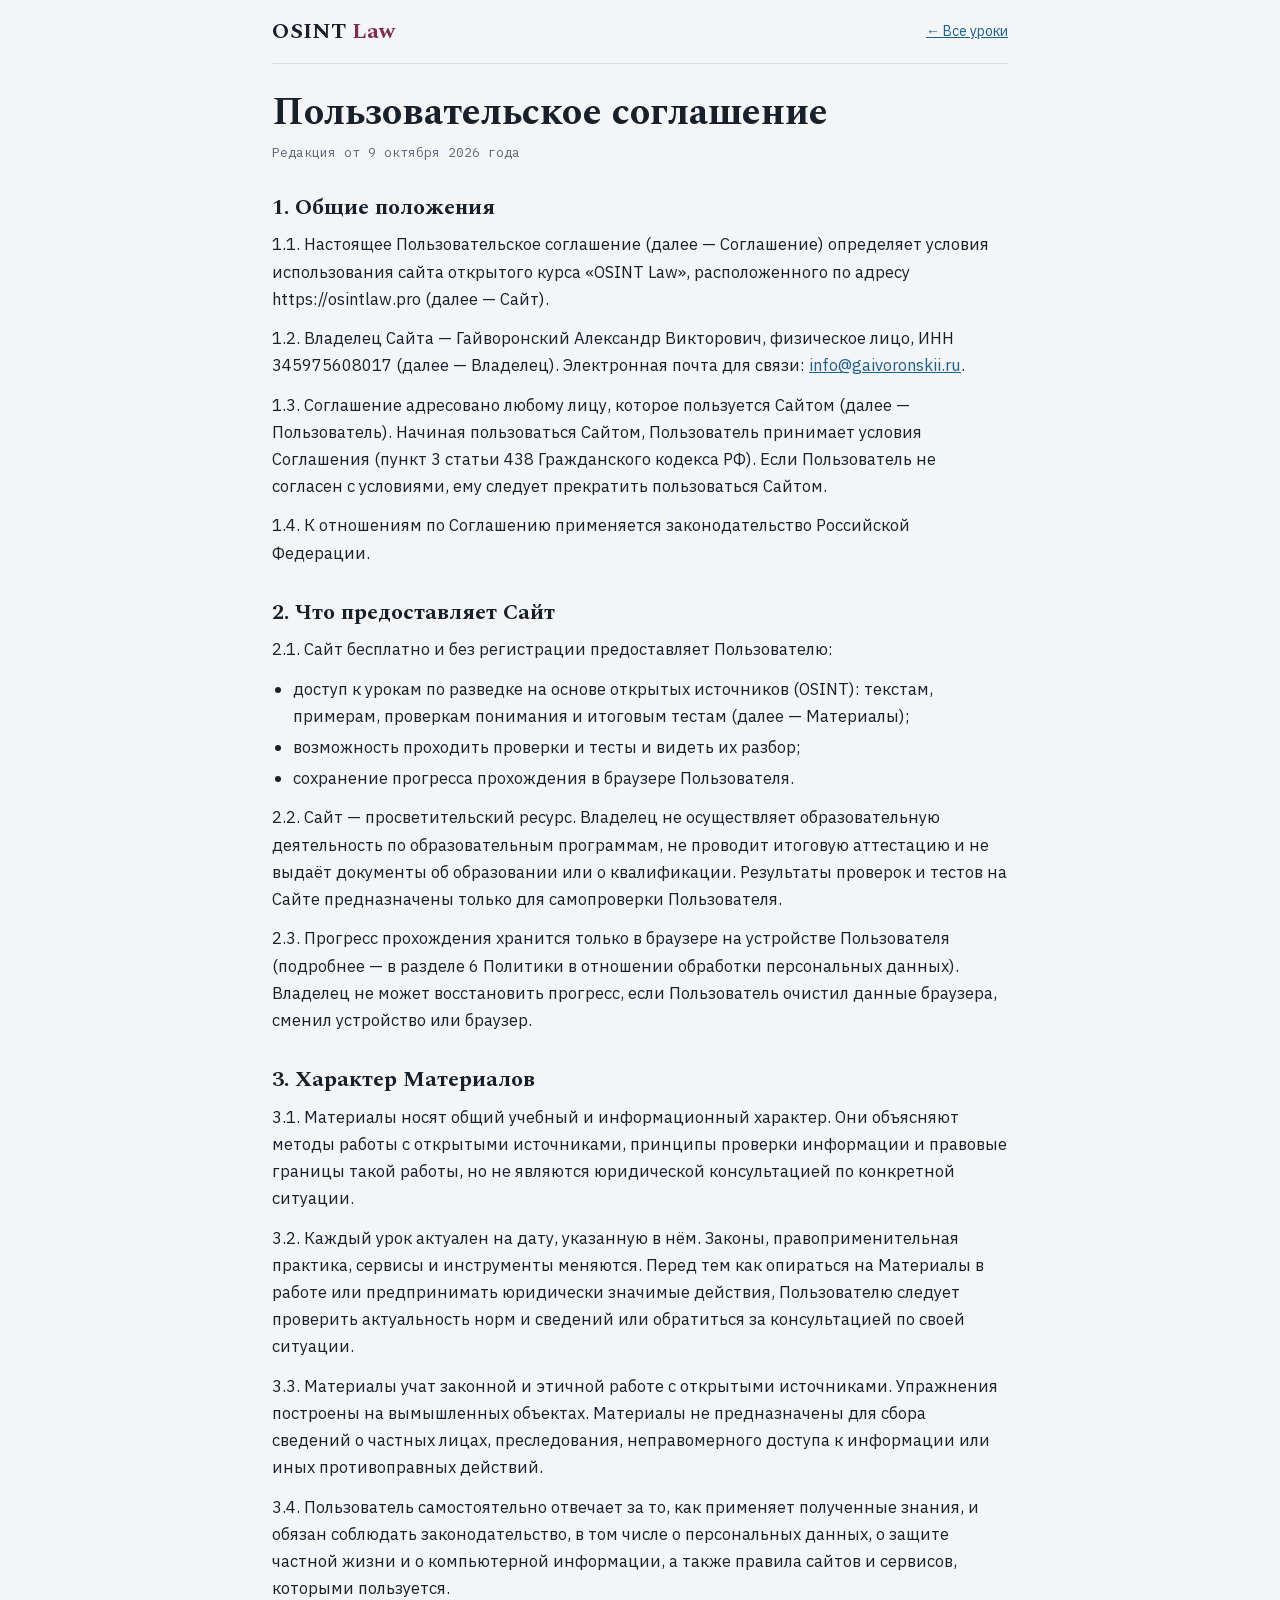
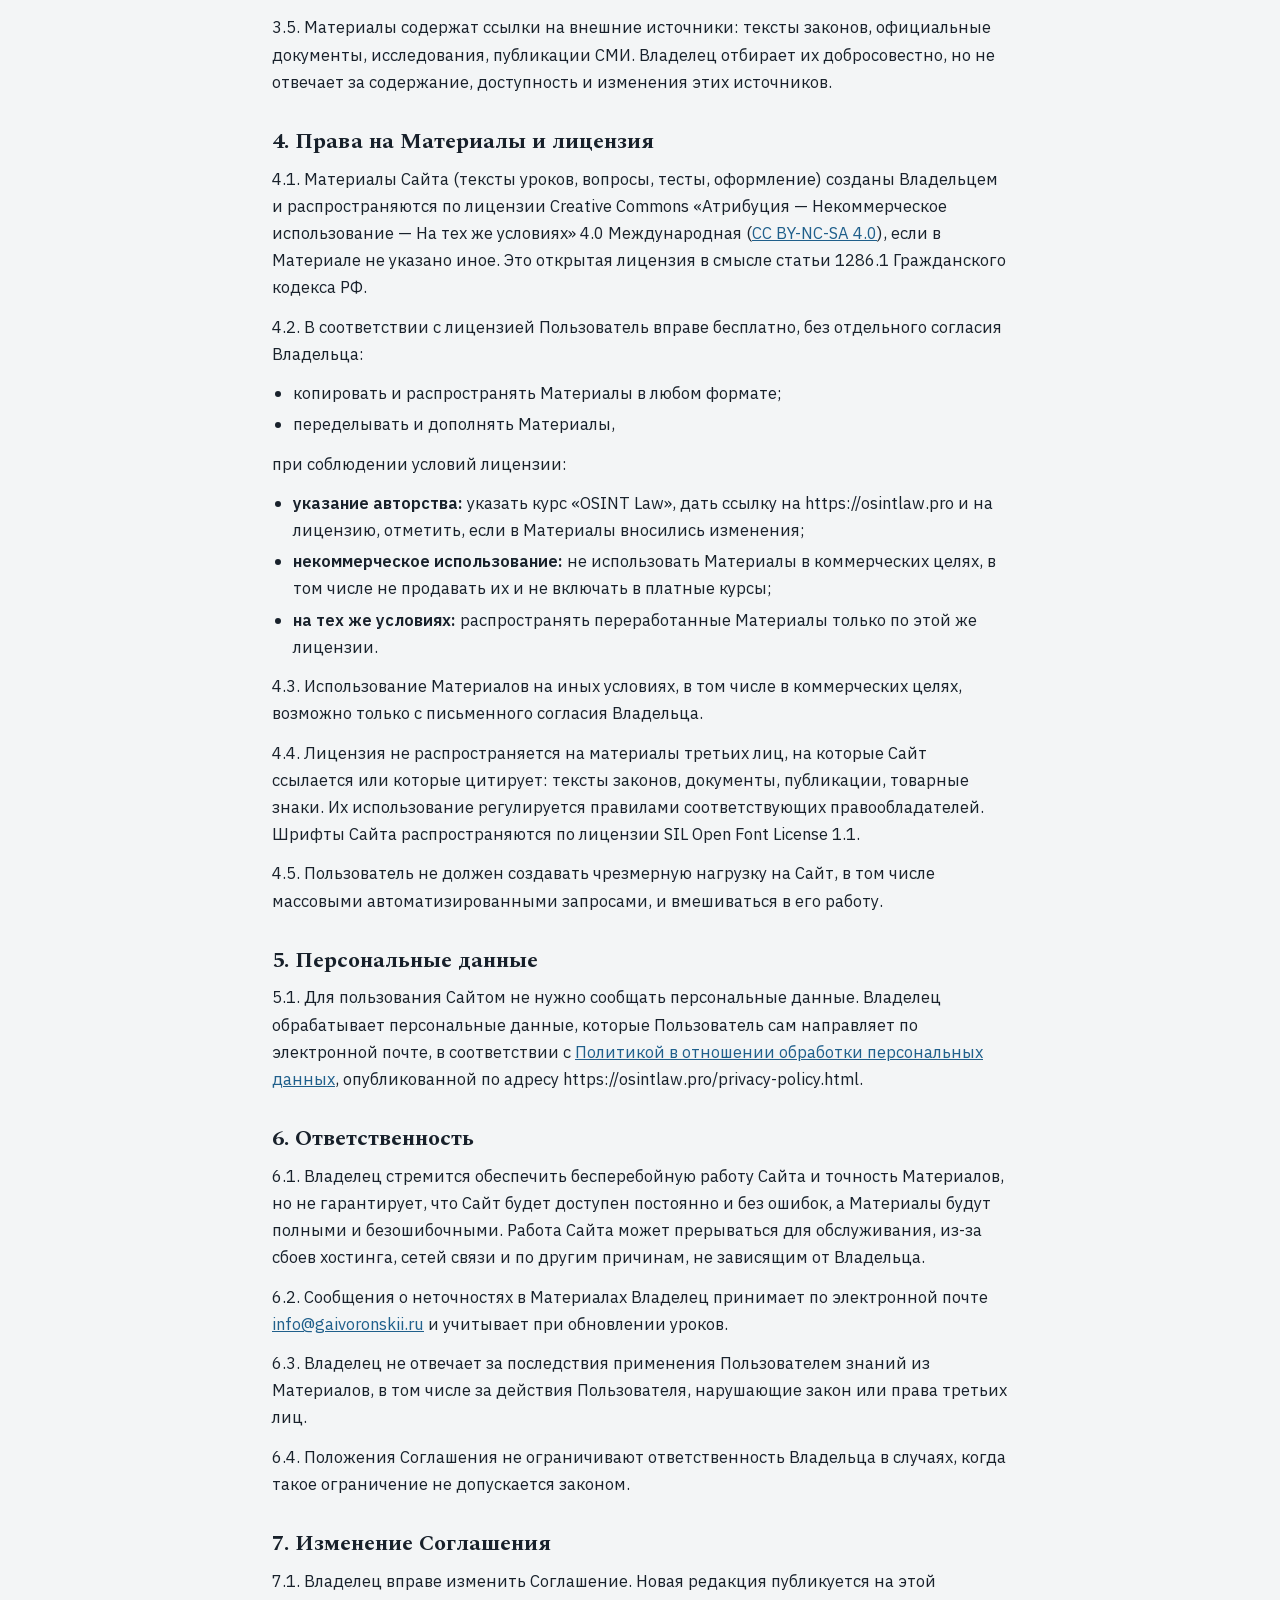
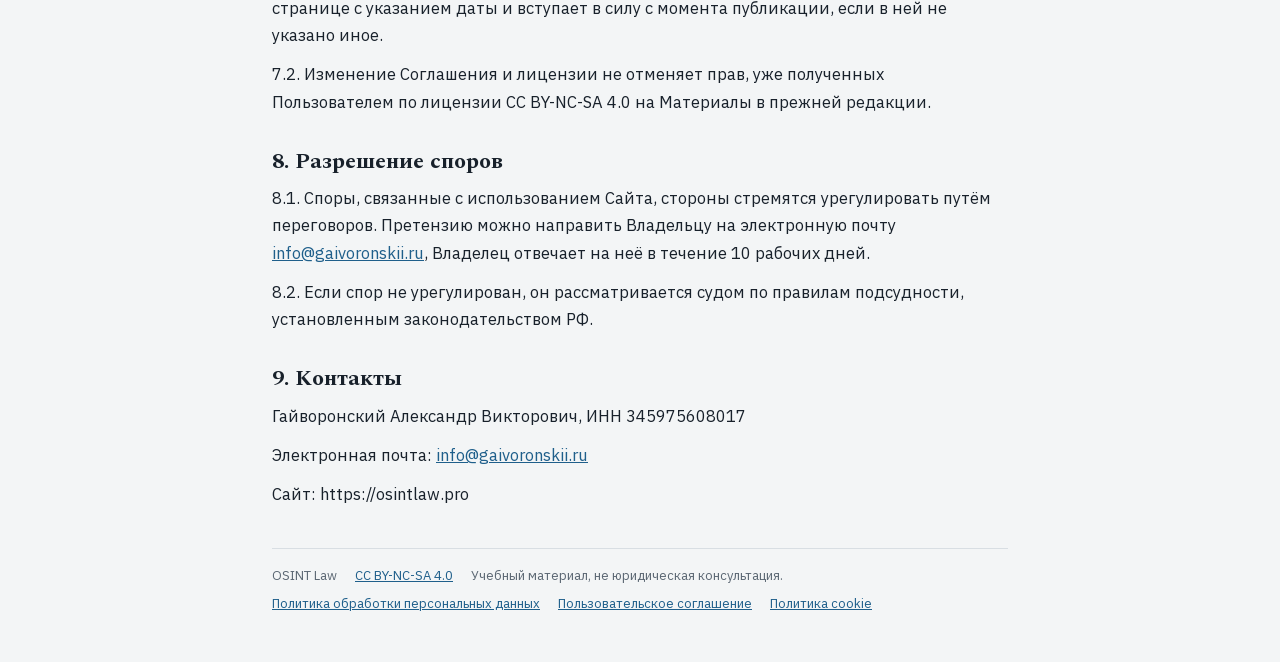
<file: terms.html>
<!doctype html>
<html lang="ru">
<meta charset="utf-8">
<meta name="viewport" content="width=device-width, initial-scale=1, viewport-fit=cover">
<title>Пользовательское соглашение · OSINT Law</title>
<meta name="description" content="Условия использования сайта открытого курса OSINT Law: характер материалов, лицензия, ответственность, порядок споров.">
<link rel="canonical" href="https://osintlaw.pro/terms.html">
<meta property="og:url" content="https://osintlaw.pro/terms.html">
<meta property="og:type" content="website">
<meta property="og:title" content="Пользовательское соглашение">
<meta property="og:description" content="Условия использования сайта открытого курса OSINT Law: характер материалов, лицензия, ответственность, порядок споров.">
<meta property="og:site_name" content="OSINT Law">
<meta property="og:locale" content="ru_RU">
<link rel="stylesheet" href="fonts/fonts.css">
<style>
/* Layout: документ сайта (политики и т. п.). Узкая колонка для чтения, шапка со ссылкой на главную. */
:root{
  --bg:#f3f5f6; --paper:#ffffff; --fg:#18212b; --muted:#5b6773; --line:#d8dee3;
  --accent:#1f5f8b; --law:#7b2d52;
  --f-display:"Spectral",Georgia,"Times New Roman",serif;
  --f-body:"IBM Plex Sans",-apple-system,"Segoe UI",Roboto,Arial,sans-serif;
  --f-mono:"IBM Plex Mono",ui-monospace,Menlo,Consolas,monospace;
  color-scheme:light;
}
@media (prefers-color-scheme: dark){:root:not([data-theme="light"]){
  --bg:#12171c; --paper:#1a2128; --fg:#e3e8ec; --muted:#9aa6b1; --line:#2c3640; --accent:#7db7e0; --law:#e79ac0; color-scheme:dark}}
:root[data-theme="dark"]{
  --bg:#12171c; --paper:#1a2128; --fg:#e3e8ec; --muted:#9aa6b1; --line:#2c3640; --accent:#7db7e0; --law:#e79ac0; color-scheme:dark}
*{box-sizing:border-box}
body{margin:0;background:var(--bg);color:var(--fg);font:400 16.5px/1.65 var(--f-body);padding-inline:16px;padding-block:0 48px}
.wrap{max-width:46rem;margin:0 auto}
a{color:var(--accent);overflow-wrap:anywhere}
a:focus-visible{outline:2px solid var(--accent);outline-offset:3px}
.top{display:flex;justify-content:space-between;align-items:center;gap:12px;padding-block:20px;border-bottom:1px solid var(--line)}
.brand{font:700 22px/1 var(--f-display);color:var(--fg);text-decoration:none}
.brand span{color:var(--law)}
.top a.back{font-size:14px}
article{padding-top:28px}
h1{font:700 clamp(28px,5vw,38px)/1.15 var(--f-display);margin:0 0 8px;text-wrap:balance}
h2{font:700 22px/1.25 var(--f-display);margin:32px 0 10px}
h3{font:600 17px/1.35 var(--f-body);margin:22px 0 8px}
p{margin:0 0 12px}
ul{margin:0 0 12px;padding-left:1.3em}
li{margin-bottom:4px}
.meta{font:400 13px/1.4 var(--f-mono);color:var(--muted);margin-bottom:24px}
.table-box{overflow-x:auto;border:1px solid var(--line);border-radius:6px;margin:8px 0 16px;background:var(--paper)}
table{border-collapse:collapse;width:100%;font-size:15px;line-height:1.5}
th,td{text-align:left;vertical-align:top;padding:9px 13px;border-bottom:1px solid var(--line)}
tr:last-child th,tr:last-child td{border-bottom:0}
th{width:9.5em;font:500 12px/1.5 var(--f-mono);letter-spacing:.04em;text-transform:uppercase;color:var(--muted)}
footer{margin-top:40px;padding-top:16px;border-top:1px solid var(--line);font-size:13px;color:var(--muted);display:flex;flex-wrap:wrap;gap:6px 18px}
</style>
<body>
<div class="wrap">
  <div class="top"><a class="brand" href="/">OSINT <span>Law</span></a><a class="back" href="/">← Все уроки</a></div>
  <article>
<!-- title: Пользовательское соглашение -->
<!-- description: Условия использования сайта открытого курса OSINT Law: характер материалов, лицензия, ответственность, порядок споров. -->
<h1>Пользовательское соглашение</h1>
<p class="meta">Редакция от 9 октября 2026 года</p>

<h2>1. Общие положения</h2>
<p>1.1. Настоящее Пользовательское соглашение (далее — Соглашение) определяет условия использования сайта открытого курса «OSINT Law», расположенного по адресу https://osintlaw.pro (далее — Сайт).</p>
<p>1.2. Владелец Сайта — Гайворонский Александр Викторович, физическое лицо, ИНН 345975608017 (далее — Владелец). Электронная почта для связи: <a href="mailto:info@gaivoronskii.ru">info@gaivoronskii.ru</a>.</p>
<p>1.3. Соглашение адресовано любому лицу, которое пользуется Сайтом (далее — Пользователь). Начиная пользоваться Сайтом, Пользователь принимает условия Соглашения (пункт 3 статьи 438 Гражданского кодекса РФ). Если Пользователь не согласен с условиями, ему следует прекратить пользоваться Сайтом.</p>
<p>1.4. К отношениям по Соглашению применяется законодательство Российской Федерации.</p>

<h2>2. Что предоставляет Сайт</h2>
<p>2.1. Сайт бесплатно и без регистрации предоставляет Пользователю:</p>
<ul>
  <li>доступ к урокам по разведке на основе открытых источников (OSINT): текстам, примерам, проверкам понимания и итоговым тестам (далее — Материалы);</li>
  <li>возможность проходить проверки и тесты и видеть их разбор;</li>
  <li>сохранение прогресса прохождения в браузере Пользователя.</li>
</ul>
<p>2.2. Сайт — просветительский ресурс. Владелец не осуществляет образовательную деятельность по образовательным программам, не проводит итоговую аттестацию и не выдаёт документы об образовании или о квалификации. Результаты проверок и тестов на Сайте предназначены только для самопроверки Пользователя.</p>
<p>2.3. Прогресс прохождения хранится только в браузере на устройстве Пользователя (подробнее — в разделе 6 Политики в отношении обработки персональных данных). Владелец не может восстановить прогресс, если Пользователь очистил данные браузера, сменил устройство или браузер.</p>

<h2>3. Характер Материалов</h2>
<p>3.1. Материалы носят общий учебный и информационный характер. Они объясняют методы работы с открытыми источниками, принципы проверки информации и правовые границы такой работы, но не являются юридической консультацией по конкретной ситуации.</p>
<p>3.2. Каждый урок актуален на дату, указанную в нём. Законы, правоприменительная практика, сервисы и инструменты меняются. Перед тем как опираться на Материалы в работе или предпринимать юридически значимые действия, Пользователю следует проверить актуальность норм и сведений или обратиться за консультацией по своей ситуации.</p>
<p>3.3. Материалы учат законной и этичной работе с открытыми источниками. Упражнения построены на вымышленных объектах. Материалы не предназначены для сбора сведений о частных лицах, преследования, неправомерного доступа к информации или иных противоправных действий.</p>
<p>3.4. Пользователь самостоятельно отвечает за то, как применяет полученные знания, и обязан соблюдать законодательство, в том числе о персональных данных, о защите частной жизни и о компьютерной информации, а также правила сайтов и сервисов, которыми пользуется.</p>
<p>3.5. Материалы содержат ссылки на внешние источники: тексты законов, официальные документы, исследования, публикации СМИ. Владелец отбирает их добросовестно, но не отвечает за содержание, доступность и изменения этих источников.</p>

<h2>4. Права на Материалы и лицензия</h2>
<p>4.1. Материалы Сайта (тексты уроков, вопросы, тесты, оформление) созданы Владельцем и распространяются по лицензии Creative Commons «Атрибуция — Некоммерческое использование — На тех же условиях» 4.0 Международная (<a href="https://creativecommons.org/licenses/by-nc-sa/4.0/deed.ru" target="_blank" rel="noopener license">CC BY-NC-SA 4.0</a>), если в Материале не указано иное. Это открытая лицензия в смысле статьи 1286.1 Гражданского кодекса РФ.</p>
<p>4.2. В соответствии с лицензией Пользователь вправе бесплатно, без отдельного согласия Владельца:</p>
<ul>
  <li>копировать и распространять Материалы в любом формате;</li>
  <li>переделывать и дополнять Материалы,</li>
</ul>
<p>при соблюдении условий лицензии:</p>
<ul>
  <li><strong>указание авторства:</strong> указать курс «OSINT Law», дать ссылку на https://osintlaw.pro и на лицензию, отметить, если в Материалы вносились изменения;</li>
  <li><strong>некоммерческое использование:</strong> не использовать Материалы в коммерческих целях, в том числе не продавать их и не включать в платные курсы;</li>
  <li><strong>на тех же условиях:</strong> распространять переработанные Материалы только по этой же лицензии.</li>
</ul>
<p>4.3. Использование Материалов на иных условиях, в том числе в коммерческих целях, возможно только с письменного согласия Владельца.</p>
<p>4.4. Лицензия не распространяется на материалы третьих лиц, на которые Сайт ссылается или которые цитирует: тексты законов, документы, публикации, товарные знаки. Их использование регулируется правилами соответствующих правообладателей. Шрифты Сайта распространяются по лицензии SIL Open Font License 1.1.</p>
<p>4.5. Пользователь не должен создавать чрезмерную нагрузку на Сайт, в том числе массовыми автоматизированными запросами, и вмешиваться в его работу.</p>

<h2>5. Персональные данные</h2>
<p>5.1. Для пользования Сайтом не нужно сообщать персональные данные. Владелец обрабатывает персональные данные, которые Пользователь сам направляет по электронной почте, в соответствии с <a href="/privacy-policy.html">Политикой в отношении обработки персональных данных</a>, опубликованной по адресу https://osintlaw.pro/privacy-policy.html.</p>

<h2>6. Ответственность</h2>
<p>6.1. Владелец стремится обеспечить бесперебойную работу Сайта и точность Материалов, но не гарантирует, что Сайт будет доступен постоянно и без ошибок, а Материалы будут полными и безошибочными. Работа Сайта может прерываться для обслуживания, из-за сбоев хостинга, сетей связи и по другим причинам, не зависящим от Владельца.</p>
<p>6.2. Сообщения о неточностях в Материалах Владелец принимает по электронной почте <a href="mailto:info@gaivoronskii.ru">info@gaivoronskii.ru</a> и учитывает при обновлении уроков.</p>
<p>6.3. Владелец не отвечает за последствия применения Пользователем знаний из Материалов, в том числе за действия Пользователя, нарушающие закон или права третьих лиц.</p>
<p>6.4. Положения Соглашения не ограничивают ответственность Владельца в случаях, когда такое ограничение не допускается законом.</p>

<h2>7. Изменение Соглашения</h2>
<p>7.1. Владелец вправе изменить Соглашение. Новая редакция публикуется на этой странице с указанием даты и вступает в силу с момента публикации, если в ней не указано иное.</p>
<p>7.2. Изменение Соглашения и лицензии не отменяет прав, уже полученных Пользователем по лицензии CC BY-NC-SA 4.0 на Материалы в прежней редакции.</p>

<h2>8. Разрешение споров</h2>
<p>8.1. Споры, связанные с использованием Сайта, стороны стремятся урегулировать путём переговоров. Претензию можно направить Владельцу на электронную почту <a href="mailto:info@gaivoronskii.ru">info@gaivoronskii.ru</a>, Владелец отвечает на неё в течение 10 рабочих дней.</p>
<p>8.2. Если спор не урегулирован, он рассматривается судом по правилам подсудности, установленным законодательством РФ.</p>

<h2>9. Контакты</h2>
<p>Гайворонский Александр Викторович, ИНН 345975608017</p>
<p>Электронная почта: <a href="mailto:info@gaivoronskii.ru">info@gaivoronskii.ru</a></p>
<p>Сайт: https://osintlaw.pro</p>

  </article>
  <footer><span>OSINT Law</span><span><a href="https://creativecommons.org/licenses/by-nc-sa/4.0/deed.ru" rel="license noopener" target="_blank">CC BY-NC-SA 4.0</a></span><span>Учебный материал, не юридическая консультация.</span><span><a href="/privacy-policy.html">Политика обработки персональных данных</a></span><span><a href="/terms.html">Пользовательское соглашение</a></span><span><a href="/cookie-policy.html">Политика cookie</a></span></footer>
</div>
</body>
</html>
</file>
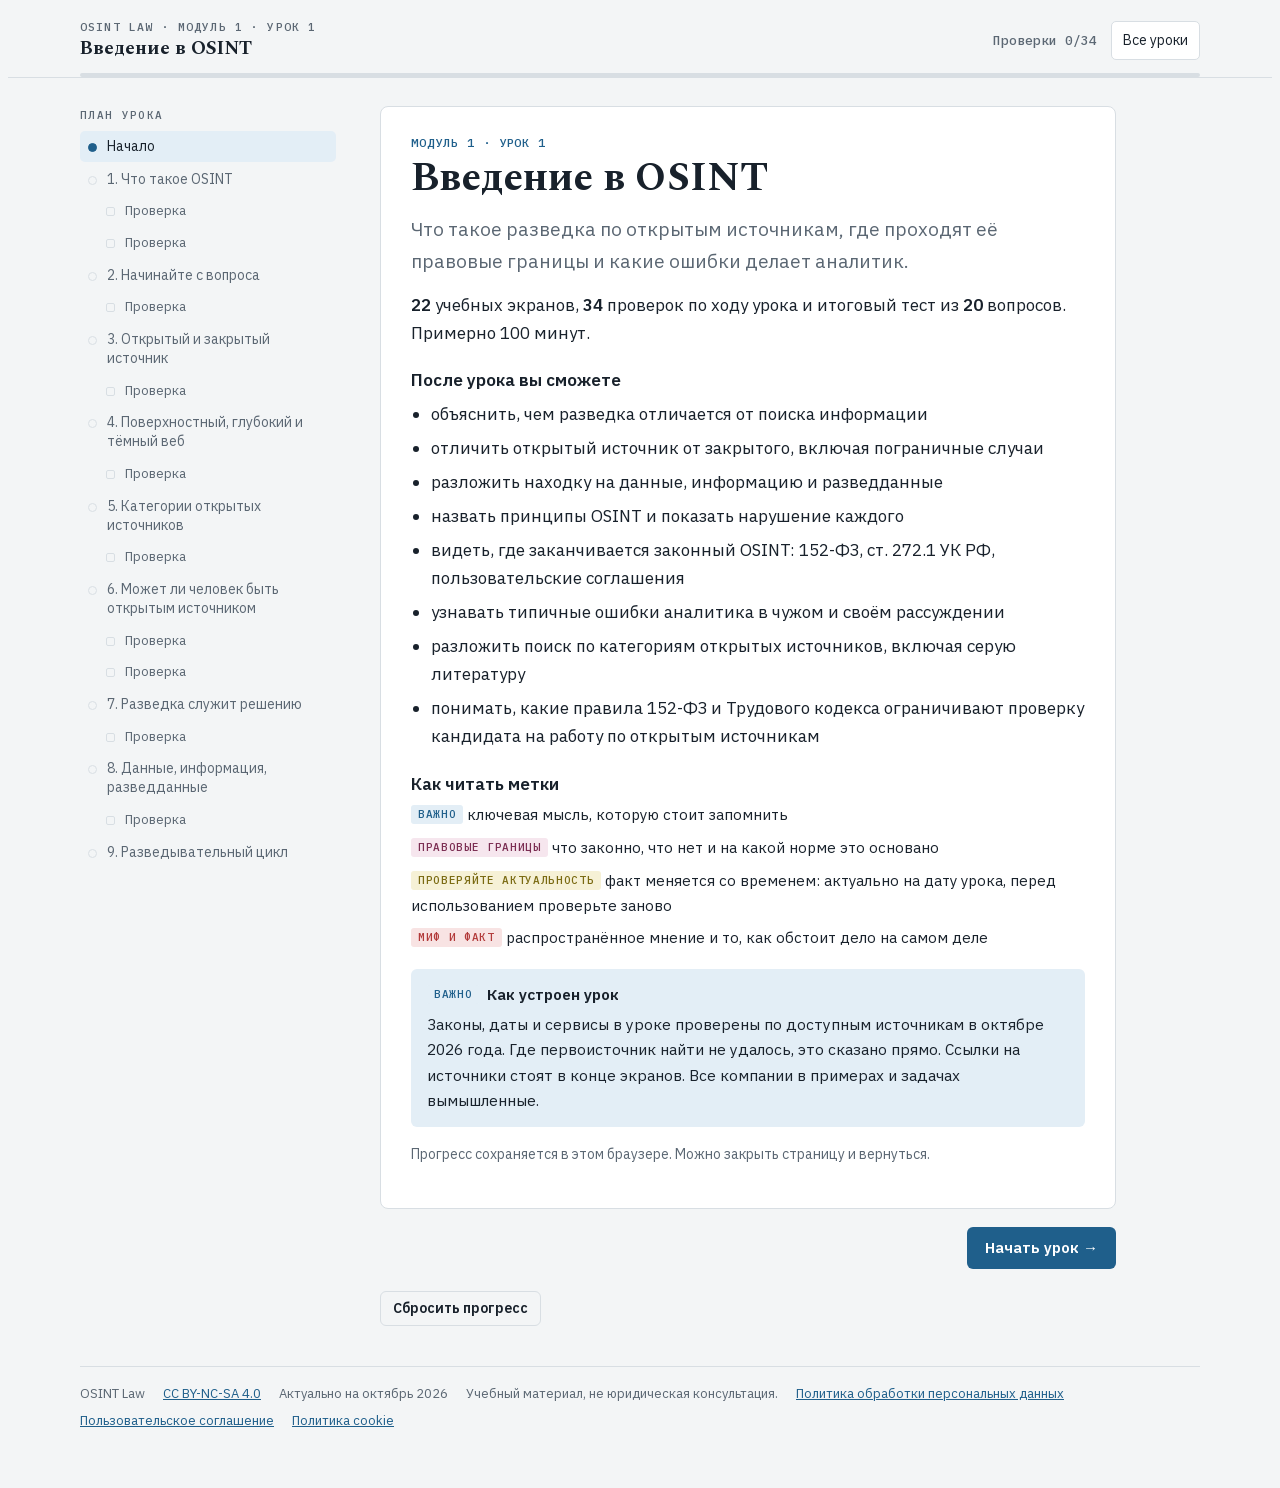
<file: lessons/m1-l1-vvedenie-v-osint.html>
<!doctype html>
<html lang="ru">
<meta charset="utf-8">
<meta name="viewport" content="width=device-width, initial-scale=1, viewport-fit=cover">
<meta name="description" content="Что такое разведка по открытым источникам, где проходят её правовые границы и какие ошибки делает аналитик.">
<link rel="canonical" href="https://osintlaw.pro/lessons/m1-l1-vvedenie-v-osint.html">
<meta property="og:url" content="https://osintlaw.pro/lessons/m1-l1-vvedenie-v-osint.html">
<meta property="og:type" content="article">
<meta property="og:title" content="Введение в OSINT · OSINT Law">
<meta property="og:description" content="Что такое разведка по открытым источникам, где проходят её правовые границы и какие ошибки делает аналитик.">
<meta property="og:site_name" content="OSINT Law">
<meta property="og:locale" content="ru_RU">
<title>Введение в OSINT · OSINT Law</title>
<link rel="stylesheet" href="../fonts/fonts.css">
<!--
  ШАБЛОН ИНТЕРАКТИВНОГО УРОКА OSINT
  Движок: этот файл (lectures/_template/engine.html). Данные урока: lectures/data/<id>.json.
  Сборка: python3 lectures/_template/build.py lectures/data/<id>.json
  Схема данных описана в lectures/_template/README.md. Сам движок для нового урока не меняется.
-->
<style>
/* Layout: учебная платформа. Шапка с прогрессом, слева план урока, в центре один экран за раз. */
:root{
  --bg:#f3f5f6; --paper:#ffffff; --fg:#18212b; --muted:#5b6773; --line:#d8dee3;
  --accent:#1f5f8b; --accent-soft:#e3eef6; --on-accent:#ffffff;
  --m:#2e6b45; --m-soft:#e4f1e8; --a:#6a4c9c; --a-soft:#eee8f7;
  --v:#a2541a; --v-soft:#fbeee2; --c:#7a6a12; --c-soft:#f6f1d6;
  --law:#7b2d52; --law-soft:#f6e6ee;
  --ok:#2e7d4f; --ok-soft:#e2f2e8; --bad:#b23a3a; --bad-soft:#f8e3e3; --part:#a8730f; --part-soft:#f8eed8;
  --f-display:"Spectral",Georgia,"Times New Roman",serif;
  --f-body:"IBM Plex Sans",-apple-system,"Segoe UI",Roboto,Arial,sans-serif;
  --f-mono:"IBM Plex Mono",ui-monospace,Menlo,Consolas,monospace;
}
@media (prefers-color-scheme: dark){:root:not([data-theme="light"]){
  --bg:#12171c; --paper:#1a2128; --fg:#e3e8ec; --muted:#9aa6b1; --line:#2c3640;
  --accent:#7db7e0; --accent-soft:#1d3142; --on-accent:#0f1a24;
  --m:#7cc795; --m-soft:#1b2f23; --a:#b9a1e6; --a-soft:#2a2340; --v:#eba66d; --v-soft:#3a2818; --c:#dcc96a; --c-soft:#332e14;
  --law:#e79ac0; --law-soft:#3a1c2b;
  --ok:#76c895; --ok-soft:#1a3024; --bad:#ee8a8a; --bad-soft:#3a1d1d; --part:#e6b85c; --part-soft:#36290f;
  color-scheme:dark}}
:root[data-theme="dark"]{
  --bg:#12171c; --paper:#1a2128; --fg:#e3e8ec; --muted:#9aa6b1; --line:#2c3640;
  --accent:#7db7e0; --accent-soft:#1d3142; --on-accent:#0f1a24;
  --m:#7cc795; --m-soft:#1b2f23; --a:#b9a1e6; --a-soft:#2a2340; --v:#eba66d; --v-soft:#3a2818; --c:#dcc96a; --c-soft:#332e14;
  --law:#e79ac0; --law-soft:#3a1c2b;
  --ok:#76c895; --ok-soft:#1a3024; --bad:#ee8a8a; --bad-soft:#3a1d1d; --part:#e6b85c; --part-soft:#36290f;
  color-scheme:dark}

*{box-sizing:border-box}
[hidden]{display:none!important}
body{background:var(--bg);color:var(--fg);font:400 17px/1.65 var(--f-body);padding-inline:16px;padding-block:0 48px}
button{font:inherit;color:inherit;cursor:pointer}
button:focus-visible,textarea:focus-visible,select:focus-visible,a:focus-visible{outline:2px solid var(--accent);outline-offset:2px}
a{color:var(--accent)}
code{font-family:var(--f-mono);font-size:.9em;background:var(--accent-soft);padding:1px 5px;border-radius:3px}

/* шапка */
.bar{position:sticky;top:env(safe-area-inset-top,0px);z-index:5;background:var(--bg);border-bottom:1px solid var(--line);margin-inline:-16px;padding:12px 16px 0}
.bar-in{max-width:1120px;margin:0 auto;display:flex;align-items:center;gap:14px;flex-wrap:wrap}
.bar .eyebrow{font:500 11.5px/1.3 var(--f-mono);letter-spacing:.1em;text-transform:uppercase;color:var(--muted)}
.bar .t{font:700 19px/1.25 var(--f-display);margin:2px 0 0}
.bar .grow{flex:1 1 260px;min-width:0}
.bar .count{font:500 13px/1 var(--f-mono);color:var(--muted);font-variant-numeric:tabular-nums}
.menu-btn{display:none;border:1px solid var(--line);background:var(--paper);border-radius:5px;padding:8px 12px;font-size:14px}
.progress{max-width:1120px;margin:12px auto 0;height:4px;background:var(--line);border-radius:2px;overflow:hidden}
.progress i{display:block;height:100%;background:var(--accent);width:0;transition:width .3s}

.layout{max-width:1120px;margin:0 auto;display:grid;grid-template-columns:260px minmax(0,1fr);gap:40px;padding-top:28px}
@media (max-width:880px){
  .layout{grid-template-columns:minmax(0,1fr)}
  .menu-btn{display:inline-block}
  #nav{display:none}
  #nav.open{display:block;position:fixed;inset:0;z-index:10;background:var(--bg);overflow:auto;padding:calc(env(safe-area-inset-top,0px) + 16px) 16px 32px}
}

/* план урока */
#nav{position:sticky;top:110px;align-self:start;max-height:calc(100vh - 130px);overflow:auto;font-size:14px;padding-right:4px}
#nav .head{display:flex;justify-content:space-between;align-items:center;margin-bottom:10px}
#nav b{font:500 11px/1 var(--f-mono);letter-spacing:.12em;text-transform:uppercase;color:var(--muted)}
#nav .close{display:none;border:1px solid var(--line);background:var(--paper);border-radius:5px;padding:6px 10px}
#nav.open .close{display:inline-block}
#nav ol{list-style:none;margin:0;padding:0;display:grid;gap:2px}
#nav li button{width:100%;text-align:left;background:none;border:0;border-radius:5px;padding:6px 8px;display:flex;gap:10px;align-items:baseline;color:var(--muted);line-height:1.35}
#nav li button:hover{background:var(--paper);color:var(--fg)}
#nav li.cur button{background:var(--accent-soft);color:var(--fg)}
#nav li.chk button{padding-left:26px;font-size:13px}
#nav .dot{flex:none;width:9px;height:9px;border-radius:50%;border:1.5px solid var(--line);position:relative;top:1px}
#nav li.seen .dot{background:var(--accent);border-color:var(--accent)}
#nav li.chk .dot{border-radius:2px}
#nav li.s-ok .dot{background:var(--ok);border-color:var(--ok)}
#nav li.s-part .dot{background:var(--part);border-color:var(--part)}
#nav li.s-bad .dot{background:var(--bad);border-color:var(--bad)}
#nav li.s-open .dot{background:var(--a);border-color:var(--a)}
#nav .sep{margin:12px 0 4px;font:500 11px/1 var(--f-mono);letter-spacing:.1em;text-transform:uppercase;color:var(--muted);padding-left:8px}

/* экран */
#stage{min-width:0;max-width:46rem}
.card{background:var(--paper);border:1px solid var(--line);border-radius:8px;padding:28px 30px}
@media (max-width:600px){.card{padding:20px 18px}}
.kicker{font:500 12px/1.4 var(--f-mono);letter-spacing:.08em;text-transform:uppercase;color:var(--accent);margin-bottom:6px}
h1{font:700 clamp(28px,5vw,40px)/1.12 var(--f-display);margin:0 0 12px;text-wrap:balance}
h2{font:700 26px/1.2 var(--f-display);margin:0 0 6px;text-wrap:balance}
h3{font:600 17px/1.35 var(--f-body);margin:22px 0 8px}
.src{font:400 12.5px/1.5 var(--f-mono);color:var(--muted);margin:0 0 18px}
p{margin:0 0 14px}
strong{font-weight:600}
.lede{font-size:19px;color:var(--muted)}
ul.list{padding-left:1.2em;margin:0 0 14px} ul.list li{margin-bottom:6px}

.tag{display:inline-block;font:500 11px/1 var(--f-mono);letter-spacing:.06em;text-transform:uppercase;padding:4px 7px;border-radius:3px;vertical-align:2px;white-space:nowrap}
.tag.m{color:var(--m);background:var(--m-soft)} .tag.a{color:var(--a);background:var(--a-soft)}
.tag.v{color:var(--v);background:var(--v-soft)} .tag.c{color:var(--c);background:var(--c-soft)}
.legend{display:grid;gap:8px;margin:6px 0 18px;font-size:15px}

.table-box{overflow-x:auto;margin:12px 0 18px;border:1px solid var(--line);border-radius:6px}
table{border-collapse:collapse;width:100%;font-size:15px;line-height:1.5}
th,td{text-align:left;vertical-align:top;padding:9px 13px;border-bottom:1px solid var(--line)}
th{font:500 11.5px/1.3 var(--f-mono);letter-spacing:.06em;text-transform:uppercase;color:var(--muted);background:var(--bg)}
tr:last-child td{border-bottom:0}
td:first-child{font-weight:600}

.note{border-radius:6px;padding:13px 16px;margin:16px 0;font-size:15.5px}
.note.m{background:var(--m-soft)} .note.a{background:var(--a-soft)} .note.v{background:var(--v-soft)} .note.c{background:var(--c-soft)}
.note .nt{display:flex;gap:8px;align-items:center;flex-wrap:wrap;font-weight:600;margin-bottom:4px}
.note p:last-child{margin-bottom:0}
.quote{font:500 italic 21px/1.4 var(--f-display);border-left:3px solid var(--accent);padding:4px 0 4px 18px;margin:18px 0}
.quote cite{display:block;font:400 13px/1.4 var(--f-mono);font-style:normal;color:var(--muted);margin-top:6px}
.key{border-top:1px solid var(--line);margin-top:22px;padding-top:14px;font:500 18px/1.45 var(--f-display)}
.key::before{content:"Главное";display:block;font:500 11px/1 var(--f-mono);letter-spacing:.1em;text-transform:uppercase;color:var(--accent);margin-bottom:8px}

.ladder{display:grid;gap:10px;margin:14px 0 18px}
.ladder .step{border:1px solid var(--line);border-radius:6px;padding:12px 14px;display:grid;grid-template-columns:140px minmax(0,1fr);gap:14px;background:var(--bg)}
.ladder .step:last-child{border-color:var(--accent)}
.ladder .lvl{font-weight:600;line-height:1.35}
.ladder .lvl small{display:block;font-weight:400;font-size:13px;color:var(--muted)}
@media (max-width:600px){.ladder .step{grid-template-columns:minmax(0,1fr);gap:4px}}
.timeline{list-style:none;margin:12px 0 18px;padding:0;display:grid;gap:0;border-left:2px solid var(--line)}
.timeline li{display:grid;grid-template-columns:96px minmax(0,1fr);gap:12px;padding:6px 0 10px 16px;position:relative}
.timeline li::before{content:"";position:absolute;left:-6px;top:13px;width:10px;height:10px;border-radius:50%;background:var(--accent)}
.timeline .d{font:500 14px/1.6 var(--f-mono);color:var(--accent);font-variant-numeric:tabular-nums}
@media (max-width:600px){.timeline li{grid-template-columns:minmax(0,1fr);gap:0}}

/* вопросы */
.qprompt{font-size:18px;line-height:1.55;margin-bottom:16px}
.opts{display:grid;gap:8px;margin:0 0 16px}
.opt{display:flex;gap:12px;align-items:flex-start;text-align:left;width:100%;background:var(--bg);border:1.5px solid var(--line);border-radius:7px;padding:12px 14px;line-height:1.45}
.opt:hover:not(:disabled){border-color:var(--accent)}
.opt .mk{flex:none;width:18px;height:18px;margin-top:2px;border:1.5px solid var(--muted);border-radius:50%;display:grid;place-items:center}
.opt.multi .mk{border-radius:4px}
.opt.sel{border-color:var(--accent);background:var(--accent-soft)}
.opt.sel .mk{border-color:var(--accent);background:var(--accent)}
.opt.sel .mk::after{content:"";width:6px;height:6px;border-radius:50%;background:var(--on-accent)}
.opt.multi.sel .mk::after{border-radius:1px}
.opt:disabled{cursor:default}
.opt.is-ok{border-color:var(--ok);background:var(--ok-soft)}
.opt.is-bad{border-color:var(--bad);background:var(--bad-soft)}
.opt .why{display:block;font-size:14.5px;color:var(--muted);margin-top:6px}
.opt .body{min-width:0}

.rows{display:grid;gap:10px;margin:0 0 16px}
.row{border:1.5px solid var(--line);border-radius:7px;padding:12px 14px;background:var(--bg)}
.row.is-ok{border-color:var(--ok)} .row.is-bad{border-color:var(--bad)}
.row .rt{margin-bottom:10px;line-height:1.45}
.seg{display:flex;flex-wrap:wrap;gap:6px}
.seg button{border:1.5px solid var(--line);background:var(--paper);border-radius:5px;padding:6px 11px;font-size:14px;line-height:1.3}
.seg button.sel{border-color:var(--accent);background:var(--accent);color:var(--on-accent)}
.seg button:disabled{cursor:default}
.seg button.right{outline:2px solid var(--ok);outline-offset:1px}
.row .why{font-size:14.5px;color:var(--muted);margin-top:8px}
select{font:inherit;font-size:15px;width:100%;padding:8px 10px;border:1.5px solid var(--line);border-radius:5px;background:var(--paper);color:var(--fg)}
.ord{display:flex;gap:10px;align-items:center}
.ord .num{font:500 14px/1 var(--f-mono);color:var(--accent);min-width:1.4em}
.ord .txt{flex:1;min-width:0;line-height:1.45}
.ord .mv{display:flex;flex-direction:column;gap:4px}
.ord .mv button{border:1px solid var(--line);background:var(--paper);border-radius:4px;width:34px;height:26px;font-size:13px;line-height:1}
textarea{width:100%;min-height:140px;resize:vertical;font:400 16px/1.5 var(--f-body);color:var(--fg);background:var(--bg);border:1.5px solid var(--line);border-radius:6px;padding:10px 12px;margin-bottom:14px}

.fb{border-radius:7px;padding:14px 16px;margin:4px 0 0}
.fb.ok{background:var(--ok-soft)} .fb.part{background:var(--part-soft)} .fb.bad{background:var(--bad-soft)} .fb.open{background:var(--a-soft)}
.fb .verdict{font:600 15px/1.3 var(--f-body);margin-bottom:6px}
.fb.ok .verdict{color:var(--ok)} .fb.part .verdict{color:var(--part)} .fb.bad .verdict{color:var(--bad)} .fb.open .verdict{color:var(--a)}
.fb p:last-child{margin-bottom:0}
.fb .src{margin:8px 0 0}
.crit{list-style:none;padding:0;margin:8px 0 12px;display:grid;gap:6px}
.crit label{display:flex;gap:10px;align-items:flex-start;cursor:pointer}
.crit input{margin-top:5px;accent-color:var(--accent)}
.model{background:var(--paper);border-radius:6px;padding:12px 14px;margin:8px 0}

.btns{display:flex;flex-wrap:wrap;gap:10px;align-items:center}
.btn{border:0;border-radius:6px;padding:11px 18px;font-weight:600;font-size:15px;line-height:1.2;background:var(--accent);color:var(--on-accent)}
.btn:disabled{opacity:.45;cursor:not-allowed}
.btn.ghost{background:transparent;color:var(--fg);border:1.5px solid var(--line)}
.btn.small{padding:8px 12px;font-size:14px}
.pager{display:flex;justify-content:space-between;gap:12px;margin-top:18px;flex-wrap:wrap}
.hint{font-size:14px;color:var(--muted)}

/* итоги */
.score{display:flex;gap:24px;align-items:center;flex-wrap:wrap;margin:6px 0 20px}
.score .big{font:700 56px/1 var(--f-display);font-variant-numeric:tabular-nums}
.score .lbl{font-size:15px;color:var(--muted)}
.pill{display:inline-block;font:600 13px/1 var(--f-body);padding:6px 10px;border-radius:20px}
.pill.ok{background:var(--ok-soft);color:var(--ok)} .pill.bad{background:var(--bad-soft);color:var(--bad)} .pill.part{background:var(--part-soft);color:var(--part)}
.skills{display:grid;gap:8px;margin:10px 0 20px}
.skill{display:grid;grid-template-columns:minmax(0,190px) minmax(0,1fr) 48px;gap:12px;align-items:center;font-size:14.5px}
.skill .track{height:8px;background:var(--line);border-radius:4px;overflow:hidden}
.skill .track i{display:block;height:100%;background:var(--accent)}
.skill .v{font:500 13px/1 var(--f-mono);text-align:right;font-variant-numeric:tabular-nums}
@media (max-width:520px){.skill{grid-template-columns:minmax(0,1fr) 48px}.skill .track{grid-column:1/-1;order:3}}
.review{display:grid;gap:14px;margin-top:10px}
.review details{border:1px solid var(--line);border-radius:7px;padding:12px 14px;background:var(--bg)}
.review summary{cursor:pointer;display:flex;gap:10px;align-items:baseline;line-height:1.4}
.review summary .pill{flex:none}
.review .inner{margin-top:14px}
#out{min-height:200px;font-family:var(--f-mono);font-size:13px}
.mythbox{border:1.5px solid var(--line);border-radius:7px;padding:14px 16px;margin:16px 0;font-size:15.5px}
.mythbox .nt{margin-bottom:10px}
.mythbox p{margin:0 0 12px}
.mythbox p span{display:block;font:500 11.5px/1.3 var(--f-mono);letter-spacing:.06em;text-transform:uppercase;margin-bottom:3px}
.mythbox .claim{color:var(--muted);font-style:italic}
.mythbox .claim span{color:var(--bad);font-style:normal}
.mythbox .fact span{color:var(--ok)}
.mythbox .fact{margin-bottom:0}
.src-line{font-size:13.5px;color:var(--muted);margin:10px 0 0}
.sources{margin-top:22px;padding-top:12px;border-top:1px solid var(--line);font-size:14px;color:var(--muted)}
.sources .sh{font:500 11px/1 var(--f-mono);letter-spacing:.1em;text-transform:uppercase;margin-bottom:8px}
.sources ol{margin:0;padding-left:1.3em;display:grid;gap:4px}
.sources a,.src-line a{overflow-wrap:anywhere}
.linkish{background:none;border:0;padding:0;color:var(--accent);text-decoration:underline;text-underline-offset:2px;font:inherit;text-align:left}
.home{font-size:14px;text-decoration:none;border:1px solid var(--line);border-radius:5px;padding:7px 11px;background:var(--paper);color:var(--fg)}
.home:hover{border-color:var(--accent)}
a.btn{text-decoration:none;display:inline-block}
.foot{max-width:1120px;margin:40px auto 0;padding-top:16px;border-top:1px solid var(--line);font-size:13px;color:var(--muted);display:flex;flex-wrap:wrap;gap:6px 18px}
.note.info{background:var(--accent-soft)} .tag.info{color:var(--accent);background:var(--accent-soft)}
.note.law{background:var(--law-soft);border-left:3px solid var(--law)} .tag.law{color:var(--law);background:var(--law-soft)}
.tag.myth{color:var(--bad);background:var(--bad-soft)}
.note.law .tag.law{background:var(--paper)}
@media (prefers-reduced-motion:reduce){.progress i{transition:none}}
</style>

<header class="bar">
  <div class="bar-in">
    <div class="grow">
      <div class="eyebrow" id="b-eyebrow"></div>
      <div class="t" id="b-title"></div>
    </div>
    <span class="count" id="b-count"></span>
    <a class="home" id="b-home" hidden>Все уроки</a>
    <button type="button" class="menu-btn" id="menu">План урока</button>
  </div>
  <div class="progress" aria-hidden="true"><i id="b-prog"></i></div>
</header>

<div class="layout">
  <nav id="nav" aria-label="План урока"></nav>
  <main id="stage" aria-live="polite"><div class="card"><div class="kicker">Модуль 1 · Урок 1</div><h1>Введение в OSINT</h1><p class="lede">Что такое разведка по открытым источникам, где проходят её правовые границы и какие ошибки делает аналитик.</p><h3>После урока вы сможете</h3><ul class="list"><li>объяснить, чем разведка отличается от поиска информации</li><li>отличить открытый источник от закрытого, включая пограничные случаи</li><li>разложить находку на данные, информацию и разведданные</li><li>назвать принципы OSINT и показать нарушение каждого</li><li>видеть, где заканчивается законный OSINT: 152-ФЗ, ст. 272.1 УК РФ, пользовательские соглашения</li><li>узнавать типичные ошибки аналитика в чужом и своём рассуждении</li><li>разложить поиск по категориям открытых источников, включая серую литературу</li><li>понимать, какие правила 152-ФЗ и Трудового кодекса ограничивают проверку кандидата на работу по открытым источникам</li></ul><h3>План урока</h3><ol class="list"><li>Что такое OSINT</li><li>Начинайте с вопроса</li><li>Открытый и закрытый источник</li><li>Поверхностный, глубокий и тёмный веб</li><li>Категории открытых источников</li><li>Может ли человек быть открытым источником</li><li>Разведка служит решению</li><li>Данные, информация, разведданные</li><li>Разведывательный цикл</li><li>Принципы OSINT</li><li>Метаданные: что сохранять о каждом факте</li><li>Где применяется OSINT</li><li>Мифы об OSINT</li><li>Рынок данных и спрос на проверку</li><li>Виды разведки: семейство -INT</li><li>Где заканчивается OSINT: закон</li><li>Проверка кандидата на работу</li><li>Этика и личная безопасность аналитика</li><li>Двойное назначение: взгляд на себя снаружи</li><li>Ошибки аналитика: источник, контекст, проверка</li><li>Ошибки аналитика: ложное подтверждение и сбои рассуждения</li><li>История OSINT</li></ol><p class="hint">Загружается интерактивная версия урока…</p></div><noscript><div class="card"><section><h2>Что такое OSINT</h2><p><strong>OSINT (Open Source Intelligence)</strong> означает «разведка по открытым источникам». Главное слово в этом названии не «открытые», а «разведка». Найти страницу в интернете умеет каждый. Разведка начинается там, где из найденного делают вывод для конкретного решения.</p><p>Сравните две задачи. «Найти сайт компании» решается поиском за минуту. «Понять, можно ли доверить этой компании предоплату» требует гораздо большего: собрать сведения, проверить их, сопоставить и сформулировать ответ с оговорками.</p><p>Поэтому в OSINT всегда есть четыре действия:</p><ul><li><strong>сбор</strong>: найти и сохранить данные;</li><li><strong>проверка</strong>: убедиться, что им можно доверять;</li><li><strong>анализ</strong>: связать факты и ответить на вопрос;</li><li><strong>передача</strong>: изложить вывод так, чтобы им мог воспользоваться тот, кто принимает решение.</li></ul><p>Отсюда видно, где место поисковых навыков. <strong>Операторы поиска (search operators)</strong>, например <code>site:</code> или <code>filetype:</code>, ускоряют первый шаг. Остальные три шага они не заменяют: даже идеально составленный запрос не скажет, правдива ли найденная страница и что из неё следует для решения.</p><p><strong>Распространённое мнение:</strong> «Open source» в слове OSINT означает программы с открытым исходным кодом</p><p><strong>Как на самом деле:</strong> Здесь open source значит «открытый источник» сведений: реестр, газета, сайт компании, общедоступный снимок. С открытым программным обеспечением (open source software), например Linux, это не связано. Аналитик может работать в платной закрытой программе, и это остаётся OSINT. И наоборот: бесплатный инструмент с открытым кодом не делает законным вход в закрытую базу.</p><p>OSINT: сбор, проверка, анализ и передача общедоступных сведений ради конкретного решения. Если на выходе нет вывода, работа остановилась на полпути.</p></section><section><h2>Начинайте с вопроса</h2><p><strong>Источником</strong> в работе аналитика называют всё, откуда можно получить сведения: документ, сайт, реестр, базу данных, публикацию. Полезность источника не постоянна: она зависит от того, что именно вы хотите узнать.</p><p>Возьмём вымышленного производителя дронов «Аэролит». Страница вакансий компании почти ничего не скажет о её долгах. Зато на вопрос «какие технологии компания собирается развивать» она отвечает неплохо: если «Аэролит» ищет инженеров по компьютерному зрению, это заметный сигнал. Один и тот же ресурс ценен для одной задачи и бесполезен для другой.</p><p>Отсюда порядок работы: сначала вопрос, потом источники. Без вопроса непонятно, что искать, когда остановиться и что считать ответом. Работа превращается в накопление.</p><p><strong>Каким должен быть рабочий вопрос</strong> Он связан с решением, у него есть границы и признак готовности. «Всё о компании Х» вопросом не является. «Были ли у компании Х за последние три года арбитражные споры с поставщиками» уже рабочий вопрос: понятно, где искать и когда сведений достаточно.</p><p>Чёткий вопрос защищает и от лишнего сбора. Если сведения о людях не нужны для ответа, их не нужно собирать и хранить.</p><p>Сначала вопрос, затем источники. Один и тот же ресурс бывает ценным для одной задачи и бесполезным для другой.</p></section><section><h2>Открытый и закрытый источник</h2><p><strong>Открытым</strong> будем называть источник, доступ к которому законно может получить любой желающий на одинаковых условиях: посмотреть, запросить или купить. Если для входа нужны служебный допуск, чужая учётная запись или обман, для вас этот источник закрыт, даже если дверь технически удалось открыть.</p><table><thead><tr><th></th><th>Открытый</th><th>Закрытый</th></tr></thead><tbody><tr><td>Пример</td><td>Картотека арбитражных дел: карточку дела может открыть любой</td><td>Внутренняя CRM банка: доступ только у сотрудников</td></tr><tr><td>Условия доступа</td><td>Одинаковые для всех: посмотреть, запросить, купить</td><td>Индивидуальный допуск по должности или договору</td></tr><tr><td>Если войти без допуска</td><td>Вопрос не возникает</td><td>Это уже не разведка по открытым источникам, а возможное правонарушение</td></tr></tbody></table><p>Открытый не значит бесплатный. Разведсообщество США включает в OSINT не только общедоступную, но и <em>коммерчески доступную</em> информацию, то есть купленные отчёты и наборы данных (подробнее ниже, на экране о разведке). Значение имеет не цена, а то, что купить доступ может любой на одних и тех же условиях.</p><p>Открытые источники очень разные: государственные реестры и судебные картотеки, раскрытие информации эмитентами, сайты и вакансии компаний, пресс-релизы и публичные выступления, патентные базы, бесплатные спутниковые снимки, архивы веб-страниц.</p><p><strong>Пример реестра: ЕГРН</strong> На октябрь 2026 года выписку из ЕГРН может заказать любой человек. Это не госпошлина, а плата за сведения: с 1 января 2025 года физлицо платит 580 ₽ за электронную выписку и 920 ₽ за бумажную. При этом с 1 марта 2023 года (закон № 266-ФЗ) третьи лица вместо ФИО собственника-физлица видят «Физическое лицо», если собственник не дал согласия на раскрытие. Открытость реестра не означает, что в нём открыто всё.</p><p>Источник открыт, если войти в него законно может любой на равных условиях. Цена этого не меняет.</p><ul><li><a href="https://its.1c.ru/db/content/newscomm/src/492182.htm">1С:ИТС: плата за сведения из ЕГРН с 2025 года (28.11.2024)</a></li><li><a href="https://www.consultant.ru/legalnews/31509/">КонсультантПлюс: изменения порядка оплаты сведений ЕГРН (06.06.2026)</a></li><li><a href="https://realty.rbc.ru/news/63ece1a29a79478960bf007a">РБК Недвижимость: ФИО собственников в выписках ЕГРН (16.02.2023)</a></li><li><a href="https://archive.dni.gov/files/ODNI/documents/IC_OSINT_Strategy.pdf">ODNI, CIA. IC OSINT Strategy 2024–2026</a></li></ul></section><section><h2>Поверхностный, глубокий и тёмный веб</h2><p>Новички часто рассуждают так: чего нет в Google, того нет в открытом доступе. Это ошибка. Поисковик видит только часть сети, и многие открытые источники он не показывает.</p><table><thead><tr><th>Слой</th><th>Что это</th><th>Пример</th></tr></thead><tbody><tr><td><strong>Поверхностный веб (surface web)</strong></td><td>Страницы, которые индексируют поисковики</td><td>Новость, страница компании</td></tr><tr><td><strong>Глубокий веб (deep web)</strong></td><td>Всё, что поисковики не индексируют. Большая часть закрыта логином: почта, интернет-банк, личные кабинеты. Открытая часть: базы и реестры, которые отвечают только на запрос через собственную форму поиска</td><td>Почтовый ящик (закрыт); карточка дела в судебной картотеке, запись в патентной базе (открыты)</td></tr><tr><td><strong>Тёмный веб (dark web)</strong></td><td>Небольшая часть глубокого веба: сайты в анонимных сетях, например Tor, открываются только специальной программой</td><td>Форумы и торговые площадки</td></tr></tbody></table><p>Глубокий веб не равен открытому. Почта, банковские кабинеты и внутренние системы компаний тоже не индексируются, и как раз они составляют основную часть глубокого веба. Для OSINT интересна его открытая часть: реестры и базы, куда может обратиться любой. Критерий прежний: законный вход на равных условиях.</p><p><strong>Распространённое мнение:</strong> Более 99% интернета составляет глубокий веб, это подсчитал ещё бывший глава Google Эрик Шмидт</p><p><strong>Как на самом деле:</strong> Такой цитаты Шмидта найти не удалось. В 2005 году он говорил о другом: о доле проиндексированной информации среди всей информации в мире, а не о глубоком вебе. Похожая на «99%» оценка восходит к белой книге Майкла Бергмана (BrightPlanet, 2001): глубокий веб в 400–550 раз больше поверхностного. Этой оценке четверть века, методика у неё спорная, и точного современного измерения нет. К тому же содержимое глубокого веба в основном обыденное и закрытое паролем: почта, банки, личные кабинеты.</p><p><strong>Распространённое мнение:</strong> Даркнет-форумы такой же открытый источник, как новостной сайт</p><p><strong>Как на самом деле:</strong> Только отчасти. Часть таких площадок пускает только по приглашению, после проверки или за деньги, то есть условия входа не одинаковы для всех. Наблюдать за публично видимым объявлением ещё можно. Покупка данных, переписка с продавцами и скачивание баз утечек выходят за пределы OSINT и в РФ создают уголовный риск. Подробнее на экране о правовых границах.</p><p>Открытость источника определяют условия доступа, а не то, видит ли его поисковик.</p><ul><li><a href="https://tech.slashdot.org/story/05/10/09/1827232/300-years-to-index-the-worlds-information">Slashdot: 300 лет на индексацию всей информации мира (09.10.2005)</a></li><li><a href="http://www.inf.ufsc.br/~r.mello/deepWeb/DeepWeb-WhitePaper.pdf">M. K. Bergman. The Deep Web: Surfacing Hidden Value (BrightPlanet, 2001)</a></li><li><a href="https://en.wikipedia.org/wiki/Deep_web">Wikipedia: Deep web</a></li></ul></section><section><h2>Категории открытых источников</h2><p>Открытых источников так много, что легко застрять в одном типе, например в соцсетях, и пропустить остальные. Помогает одна из распространённых классификаций из шести категорий. Её приводят, в частности, по книге Джеффри Ричелсона «The US Intelligence Community». Это рабочий инструмент, а не официальный стандарт.</p><table><thead><tr><th>Категория</th><th>Что входит</th><th>Что даёт</th></tr></thead><tbody><tr><td>Медиа</td><td>Газеты, ТВ, радио, информагентства и их архивы</td><td>События, даты, заявления официальных лиц</td></tr><tr><td>Интернет</td><td>Сайты, соцсети, форумы, блоги, видео</td><td>Свежие сигналы, самоописание компаний</td></tr><tr><td>Государственные данные</td><td>Реестры, судебные картотеки, закупки, статистика</td><td>Юридически значимые факты</td></tr><tr><td>Профессиональные и академические публикации</td><td>Научные и отраслевые журналы, материалы конференций</td><td>Технологии, экспертиза, направления работ</td></tr><tr><td>Коммерческие данные</td><td>Платные базы компаний, отраслевые обзоры, коммерческие снимки</td><td>Собранные и упорядоченные сведения</td></tr><tr><td>Серая литература (grey literature)</td><td>Документы, которые выпускают государство, наука и бизнес, но не коммерческие издательства: технические отчёты, препринты, патенты, рабочие доклады, отчёты организаций</td><td>Подробности, которых нет в прессе</td></tr></tbody></table><p>Зачем нужна карта. Во-первых, она подсказывает, где ещё искать: если все находки пришли из интернета, проверьте государственные данные. Во-вторых, она помогает перекрёстной проверке: подтверждение из другой категории весит больше, чем десятая ссылка из той же. В-третьих, у категорий разные слабые места: реестр точен, но обновляется с задержкой, а соцсеть свежая, но непроверенная.</p><p><strong>Границы условны</strong> Статья отраслевого журнала может лежать и на сайте, и в платной базе. Диссертации одни авторы относят к академическим публикациям, другие к серой литературе. Общепринятое определение серой литературы (так называемое пражское, 2010) подчёркивает главное: документ создан организацией, для которой издательство не основное занятие. Важна не точная рубрика, а то, чтобы поиск охватил разные типы источников.</p><p>Карта категорий не даёт пропустить целые типы источников и подсказывает, где искать независимое подтверждение.</p><ul><li><a href="https://en.wikipedia.org/wiki/Open-source_intelligence">Wikipedia: Open-source intelligence (категории источников)</a></li><li><a href="https://greynet.org/images/GL12_S1P,_Sch_pfel.pdf">J. Schöpfel. Towards a Prague Definition of Grey Literature (GreyNet, 2010)</a></li><li><a href="https://en.wikipedia.org/wiki/Grey_literature">Wikipedia: Grey literature</a></li></ul></section><section><h2>Может ли человек быть открытым источником</h2><p>Человек может знать ответ на ваш вопрос. Но относится ли разговор с ним к OSINT? Ответ зависит от того, что считать открытым: канал связи или сами сведения.</p><p><strong>Распространённое мнение:</strong> Раз телефон или почта человека опубликованы, разговор с ним тоже разведка по открытым источникам</p><p><strong>Как на самом деле:</strong> Открытым здесь является только канал связи. Содержание разговора остаётся частным: его слышали двое, и третий не сможет его перепроверить. Интервью и переписку относят к работе с людьми, <strong>HUMINT (Human Intelligence)</strong>, или к журналистике.</p><p><strong>Принцип пассивного сбора.</strong> Аналитик наблюдает за опубликованным и не вступает в контакт с объектом. Поэтому за пределами OSINT лежит <strong>социальная инженерия (social engineering)</strong>, то есть выманивание сведений под ложным предлогом: вступление в закрытые группы под чужой личностью, переписка от имени выдуманного человека, попытки вывести собеседника на откровенность. Причин три. Во-первых, это обман: он нарушает правила большинства площадок, а сбор таким путём сведений о частной жизни может подпадать под ст. 137 УК РФ. Во-вторых, закрытая группа не открытый источник: её видят не все на равных условиях. В-третьих, контакт меняет то, что вы изучаете: человек, к которому обратились, ведёт себя уже не так, как без вас.</p><p><strong>Как быть с тем, что рассказали люди</strong> Их используют как подсказку, где искать дальше, и помечают в отчёте: «получено в беседе, публично не подтверждено». В подтверждённые факты они попадают, только когда найдено опубликованное подтверждение.</p><p>Граница OSINT проходит между наблюдением за опубликованным и активным извлечением сведений из людей.</p><ul><li><a href="https://www.consultant.ru/document/cons_doc_LAW_10699/4234a27af714cc608ea71b7bae9400f3613c8f60/">КонсультантПлюс: ст. 137 УК РФ «Нарушение неприкосновенности частной жизни»</a></li></ul></section><section><h2>Разведка служит решению</h2><p>Английское <strong>intelligence</strong> здесь означает не «ум», а знание, подготовленное для того, кто принимает решение. Аналитик сам ничего не решает: его вывод нужен руководителю, юристу, редактору или инвестору. Поэтому качество разведки измеряют практично: стало ли решение лучше, быстрее или безопаснее благодаря вашему выводу.</p><p>Решения бывают разного масштаба.</p><table><thead><tr><th>Уровень</th><th>Горизонт</th><th>Пример</th></tr></thead><tbody><tr><td>Тактическое</td><td>Дни и недели, одно конкретное действие</td><td>Одобрить ли в пятницу сделку с новым дистрибьютором</td></tr><tr><td>Стратегическое</td><td>Годы, направление развития</td><td>Открывать ли производство в другой стране до 2030 года</td></tr></tbody></table><p>Уровень решения меняет требования к работе. В тактической задаче важны скорость и свежесть данных: вывод нужен сегодня. В стратегической важнее полнота картины, тенденции и альтернативные сценарии.</p><p><strong>Формальное определение</strong> На октябрь 2026 года действует стратегия разведсообщества США IC OSINT Strategy 2024–2026 (ODNI и ЦРУ, март 2024). Она определяет OSINT как разведданные, полученные исключительно из <em>общедоступной или коммерчески доступной информации</em> (publicly or commercially available information) под конкретные задачи. Значит, купленные наборы данных тоже входят в OSINT. Срок стратегии истекает в 2026 году, формулировка может измениться.</p><p>Результат разведки оценивают по тому, помог ли он принять решение.</p><ul><li><a href="https://archive.dni.gov/files/ODNI/documents/IC_OSINT_Strategy.pdf">ODNI, CIA. IC OSINT Strategy 2024–2026</a></li></ul></section><section><h2>Данные, информация, разведданные</h2><p>Чтобы не спутать OSINT с простым поиском, полезно различать три уровня результата. Каждый следующий требует работы аналитика.</p><ul><li><strong>Данные (data)</strong> ООО «Северный Мост» (вымышленное) зарегистрировано 3 февраля 2025 года.</li><li><strong>Информация (information)</strong> Компания зарегистрирована за пять недель до муниципального конкурса на ремонт дорог и выиграла его, не имея других контрактов.</li><li><strong>Разведданные (intelligence)</strong> Для решения о субподряде: есть признаки, что компанию создали под один конкурс и опыта у неё нет. Уверенность средняя: даты подтверждены реестрами, сведений о сотрудниках и технике нет.</li></ul><p>От данных к информации аналитик переходит, когда связывает факты и помещает их в контекст. От информации к разведданным он переходит, когда отвечает на вопрос, оценивает уверенность и называет ограничения.</p><p>Обратите внимание на формулировку вывода: «есть признаки», а не «компанию создали под конкурс». Совпадение дат допускает и другие объяснения. Например, учредители могли давно готовить бизнес и просто успеть к конкурсу.</p><p>OSINT это не сами открытые данные, а результат их анализа под конкретный вопрос.</p></section><section><h2>Разведывательный цикл</h2><p>Работу аналитика удобно описывать моделью <strong>разведывательного цикла (intelligence cycle)</strong>. В учебных материалах часто приводят пять этапов, но это упрощение. Разведсообщество США на своём портале intelligence.gov описывает шесть этапов. Ниже эта модель.</p><ul><li><strong>Планирование (planning and direction)</strong>: какой вопрос закрываем, для кого и в какие сроки.</li><li><strong>Сбор (collection)</strong>: поиск и фиксация данных вместе с их происхождением.</li><li><strong>Обработка (processing)</strong>: перевод, очистка, удаление дублей, приведение к единому виду.</li><li><strong>Анализ (analysis)</strong>: сопоставление, проверка гипотез, оценка достоверности.</li><li><strong>Распространение (dissemination)</strong>: отчёт в форме, удобной заказчику.</li><li><strong>Оценка (evaluation)</strong>: помог ли вывод решению, что осталось неясным и нужен ли новый виток. Главная часть оценки — обратная связь (feedback) от заказчика.</li></ul><p><strong>Пять или шесть этапов</strong> В модели из пяти этапов оценку отдельно не выделяют: её считают частью распространения или началом нового планирования. По описанию intelligence.gov оценка вообще не стоит только в конце: она идёт на всех этапах. Отдельно её выделяют потому, что только заказчик знает, помог ли вывод решению. Он может сказать, что вопрос понят неверно, что важен другой срок или что появился новый вопрос. Без этого шага аналитик не узнаёт о своих ошибках и повторяет их.</p><p>На практике цикл не линейный. Допустим, вы проверяете поставщика и на этапе анализа видите, что в реестре нет отчётности за прошлый год. Вы возвращаетесь к сбору и ищете эти данные в другом месте. Это нормальная работа, а не сбой.</p><p>Цикл полезен как чек-лист. Если вы начали со сбора, пропустив планирование, скорее всего, вы не знаете, когда остановиться.</p><p>Цикл начинается с вопроса и заканчивается оценкой результата заказчиком, а не папкой с файлами.</p><ul><li><a href="https://www.intelligence.gov/how-the-ic-works">intelligence.gov: How the IC Works (шесть этапов цикла)</a></li></ul></section><section><h2>Принципы OSINT</h2><p>Пять принципов ниже помогают отличить профессиональную работу от случайного поиска. Проверяйте по ним каждый отчёт перед отправкой.</p><table><thead><tr><th>Принцип</th><th>Что требует</th><th>Как выглядит нарушение</th></tr></thead><tbody><tr><td>Законность</td><td>Законен способ получения сведений, и законна задача, ради которой они собираются</td><td>Выгрузка из взломанного аккаунта; «проверка», которая на деле нужна, чтобы найти и запугать человека</td></tr><tr><td>Проверяемость</td><td>Другой аналитик может пройти ваш путь и получить тот же результат</td><td>Главный довод отчёта: «мне сказал знакомый», и повторить этот шаг невозможно</td></tr><tr><td>Документированность</td><td>У каждого факта есть источник, даты и сохранённая копия</td><td>Цитата в отчёте, но неизвестно, с какой страницы и когда она взята</td></tr><tr><td>Аналитичность</td><td>Результат содержит вывод, уверенность и ограничения</td><td>Сорок страниц выдержек без единого вывода</td></tr><tr><td>Соразмерность</td><td>Собирается только то, что нужно для ответа, особенно о людях</td><td>Досье на сотрудников, хотя вопрос касался финансов компании</td></tr></tbody></table><p>Принципы связаны между собой. Документированность делает возможной проверяемость. Соразмерность поддерживает законность. Аналитичность придаёт смысл всему остальному.</p><p><strong>Правовые границы: соразмерность</strong> Требование собирать не больше нужного записано и в законе. По ч. 5 ст. 5 152-ФЗ содержание и объём обрабатываемых персональных данных должны соответствовать заявленным целям обработки, а сами данные не должны быть избыточными. В ЕС похожий принцип минимизации данных закреплён в п. 1(c) ст. 5 GDPR: данные должны быть адекватными, относящимися к делу и ограниченными тем, что необходимо для целей обработки. Лишние сведения о людях не делают отчёт сильнее, зато создают правовой риск.</p><p>Хороший результат OSINT законен, проверяем, задокументирован, содержит вывод и не собирает лишнего.</p><ul><li><a href="https://www.consultant.ru/document/cons_doc_LAW_61801/96fbc469f91f57235cc842a85e0516a99f23dc85/">КонсультантПлюс: ст. 5 152-ФЗ «Принципы обработки персональных данных»</a></li><li><a href="https://gdpr-info.eu/art-5-gdpr/">GDPR, ст. 5: принципы обработки, п. 1(c) минимизация данных</a></li></ul></section><section><h2>Метаданные: что сохранять о каждом факте</h2><p>Факт без происхождения нельзя ни проверить, ни защитить перед заказчиком. Поэтому о каждой находке записывают:</p><ul><li>URL или точное указание источника;</li><li>дату и время доступа с часовым поясом;</li><li>дату публикации и автора, если они известны;</li><li>копию: скриншот, PDF или архивную копию;</li><li>оценку уверенности и её основания.</li></ul><p>Зачем копия, если есть ссылка? Страницы меняются и исчезают. Через месяц по той же ссылке может оказаться другой текст. Копия фиксирует, что именно вы видели. Время доступа показывает, к какому моменту относится наблюдение.</p><p><strong>Распространённое мнение:</strong> Любой веб-архив надёжно доказывает, как выглядела страница</p><p><strong>Как на самом деле:</strong> Архив полезен, пока ему можно доверять. В 2026 году выяснилось, что оператор archive.today подменял содержимое архивных снимков, а 20.02.2026 английская Википедия внесла сервис в чёрный список. Копия, которую могли изменить, ничего не доказывает. Основной архив сегодня Wayback Machine, но и ему лучше не доверять в одиночку: храните собственную копию и записывайте время её создания.</p><p><strong>Кэш поисковика не архив</strong> На октябрь 2026 года на кэш Google рассчитывать нельзя: в феврале 2024 года Google убрал из выдачи ссылку «Cached». Сохраняйте копии сами в момент находки.</p><p>Хорошая заметка позволяет другому аналитику повторить ваш путь и прийти к тому же результату.</p><p>Записывайте не только что нашли, но и где, когда и насколько вы уверены.</p><ul><li><a href="https://www.heise.de/en/news/Hundreds-of-thousands-of-links-Wikipedia-bans-Archive-today-after-cyberattack-11185344.html">heise online: Wikipedia bans Archive.today (22.02.2026)</a></li><li><a href="https://en.wikipedia.org/wiki/Archive.today">Wikipedia: Archive.today</a></li><li><a href="https://9to5google.com/2024/02/02/google-search-cached-link/">9to5Google: Google removes cached links (02.02.2024)</a></li></ul></section><section><h2>Где применяется OSINT</h2><table><thead><tr><th>Сфера</th><th>Что делают</th></tr></thead><tbody><tr><td>Бизнес и финансы</td><td><strong>Due diligence</strong> (комплексная проверка контрагента): кто владеет компанией, есть ли суды и долги, совпадает ли заявленное с реестрами</td></tr><tr><td>Журналистика и правозащита</td><td>Проверка фото и видео, восстановление хронологии событий, поиск документов для публикации</td></tr><tr><td>Кибербезопасность</td><td><strong>CTI (Cyber Threat Intelligence)</strong>, разведка киберугроз: что известно о группировках и их инструментах, не появились ли в сети данные компании</td></tr><tr><td>Государство: оборона и правопорядок</td><td>Мониторинг иностранных СМИ и официальных заявлений, анализ снимков и публичных документов в дополнение к служебной информации</td></tr><tr><td>Наука и рынок</td><td>Обзор патентов и публикаций, исследования рынков и общественного мнения</td></tr></tbody></table><p><strong>Пример.</strong> Сеть магазинов закупает технику у вымышленного производителя «Термика». Аналитик закупщика замечает, что за два месяца с сайта «Термики» исчезли все вакансии, а в разделе «Где купить» осталась половина партнёров. Сами по себе эти изменения ничего не доказывают: вакансии могли закрыть после найма, а список партнёров обновить. Но они дают повод для гипотезы о финансовых трудностях. Аналитик проверяет её по документам другого типа и находит в Едином федеральном реестре сведений о банкротстве (Федресурс) сообщение кредитора о намерении обратиться в суд с заявлением о банкротстве «Термики». Это ещё не банкротство, но уже документ, а не догадка. Решение о крупной предоплате стоит пересмотреть.</p><p><strong>Правовые границы: журналистские расследования</strong> Bellingcat одна из самых известных команд, публикующих расследования по открытым источникам. С 26.07.2022 Bellingcat Ltd. и Stichting Bellingcat внесены в перечень «нежелательных организаций» в РФ. Изучать опубликованные методики можно, но участие в деятельности такой организации влечёт административную, а при повторности уголовную ответственность. Юрисдикция аналитика влияет на то, с кем он может сотрудничать.</p><p>Косвенный признак даёт гипотезу. Опору выводу даёт документ другого типа.</p><ul><li><a href="https://rg.ru/2022/07/26/miniust-rf-vkliuchil-v-perechen-nezhelatelnyh-neskolko-novyh-organizacij.html">Российская газета: Минюст включил Bellingcat и The Insider в перечень нежелательных организаций (26.07.2022)</a></li></ul></section><section><h2>Мифы об OSINT</h2><p>Вокруг OSINT много эффектных историй и уверенных цифр. Проверим три популярных утверждения тем же способом, что и любую находку: ищем первоисточник.</p><p><strong>Распространённое мнение:</strong> Эндрю Тейта задержали, потому что полиция узнала, где он, по коробке пиццы в его видео</p><p><strong>Как на самом деле:</strong> Эту версию в конце 2022 года разнесли соцсети и многие СМИ. Пресс-секретарь румынского ведомства DIICOT Рамона Болла на вопрос агентства AP ответила: «funny, but no» («забавно, но нет»). Расследование и обыски начались ещё в апреле 2022 года, задержание прошло 29 декабря 2022 года. Коробка в видео была, причинной связи не было. Саму заметку AP найти не удалось, цитата приводится по изданиям, которые на неё ссылаются.</p><p><strong>Распространённое мнение:</strong> Доказано, что 80–90% разведданных добывается из открытых источников</p><p><strong>Как на самом деле:</strong> Это экспертные оценки, а не измерения. Например, адмирал Уильям Стьюдмен приводит «по меньшей мере 80%» как оценку аналитиков ЦРУ по событиям распада СССР. Цифру 90% часто приписывают генералу Сэмюэлу Уилсону, но первоисточник найти не удалось. В отчёте такую цифру приводят только как чужую оценку с указанием автора.</p><p><strong>Распространённое мнение:</strong> По отражению в зрачках на любом фото можно определить, где находится человек</p><p><strong>Как на самом деле:</strong> Это преувеличение. В лабораторном опыте Jenkins и Kerr (PLOS ONE, 2013) людей снимали камерой на 39 мегапикселей примерно с метра, при студийном свете, лицом прямо в объектив. Из отражения в роговице удалось получить лица стоявших рядом людей размером в несколько десятков пикселей, и их часто узнавали. Восстановить местоположение по отражению авторы не пытались и такой результат не заявляют. На сжатом снимке из соцсети глаз занимает считаные пиксели, и деталей в нём обычно нет.</p><p><strong>Вывод для OPSEC: высокое разрешение</strong> Миф преувеличен, но опыт напоминает о реальной вещи: чем выше разрешение и чем крупнее план, тем больше лишнего попадает в кадр, в том числе в отражения в глазах, очках и экранах. Перед публикацией рабочего фото в полном разрешении стоит посмотреть, что в нём видно, кроме главного объекта, и при необходимости уменьшить снимок.</p><p>История, повторённая десятками изданий, может оказаться ложной. Ищите первоисточник.</p><ul><li><a href="https://www.newsweek.com/fact-check-did-andrew-tates-pizza-box-tip-off-romanian-police-1770338">Newsweek</a></li><li><a href="https://www.nbcnews.com/tech/internet/andrew-tate-arrest-twitter-thunberg-memes-romania-post-greta-money-rcna63752">NBC News</a></li><li><a href="https://www.huffpost.com/entry/andrew-tate-arrest-greta-thunberg-pizza-rumor_n_63af22c6e4b0d6724fbcac5e">HuffPost</a></li><li><a href="https://irp.fas.org/fbis/studem.html">FAS: Studeman on open source intelligence</a></li><li><a href="https://journals.plos.org/plosone/article?id=10.1371%2Fjournal.pone.0083325">PLOS ONE: Jenkins & Kerr (26.12.2013)</a></li></ul></section><section><h2>Рынок данных и спрос на проверку</h2><p>Платформы, рекламные сети, банки и брокеры данных зарабатывают на сведениях о людях: что они покупают, где бывают, что читают. Эти сведения покупают и продают, на них строят рекламу и оценивают клиентов.</p><p>Хрестоматийный пример: скандал Cambridge Analytica. В марте 2018 года Guardian и New York Times сообщили, что данные до 87 млн пользователей Facebook использовались для политического таргетинга. В июле 2019 года FTC оштрафовала Facebook на 5 млрд долларов.</p><p>Почему это важно для OSINT:</p><ul><li>чем больше компаний работает с данными, тем нужнее независимая проверка: кто стоит за брокером, откуда у него данные, соблюдает ли он закон;</li><li>судебные дела и расследования по утечкам становятся открытыми документами для анализа;</li><li>часть данных продаётся законно, и отличать законный отчёт от краденой базы входит в обязанности аналитика.</li></ul><p><strong>Правовые границы: купленные данные</strong> Подписка на коммерческий сервис или купленный отраслевой отчёт законны. База, собранная из утечек, нет: в РФ её покупка и хранение создают риск по ст. 272.1 УК РФ. Перед покупкой выясните, откуда продавец взял данные и на каком основании их распространяет.</p><p>Вокруг данных много громких обвинений: что приложение тайно продаёт геолокацию, что сервис делится перепиской с властями. Отделяйте доказанное (решения судов и регуляторов, документы) от заявлений конкурентов, политиков и активистов.</p><p>Рынок данных повышает спрос на OSINT, а громкие утверждения о нём проверяют по документам.</p><ul><li><a href="https://en.wikipedia.org/wiki/Facebook%E2%80%93Cambridge_Analytica_data_scandal">Wikipedia: Facebook–Cambridge Analytica data scandal</a></li></ul></section><section><h2>Виды разведки: семейство -INT</h2><p>Окончание <strong>-INT</strong> означает Intelligence. Виды разведки делят по источнику сведений, а от источника зависят и правила работы.</p><table><thead><tr><th>Вид</th><th>Источник</th></tr></thead><tbody><tr><td><strong>HUMINT</strong> (Human Intelligence)</td><td>Люди: собеседники, информаторы, инсайдеры</td></tr><tr><td><strong>SIGINT</strong> (Signals Intelligence)</td><td>Перехват сигналов: связи, излучений техники, телеметрии</td></tr><tr><td><strong>GEOINT</strong> (Geospatial Intelligence)</td><td>Снимки и геопространственные данные: что и где происходит на Земле. Включает IMINT</td></tr><tr><td><strong>IMINT</strong> (Imagery Intelligence)</td><td>Дешифровка снимков: спутниковых, аэро-, с беспилотников. Часть GEOINT</td></tr><tr><td><strong>MASINT</strong> (Measurement and Signature Intelligence)</td><td>Измерения физических признаков объектов: излучений, звука, состава веществ</td></tr><tr><td><strong>OSINT</strong></td><td>Открытые источники при законном доступе</td></tr></tbody></table><p><strong>Другие термины</strong> Обычно выделяют пять основных дисциплин: OSINT, HUMINT, SIGINT, GEOINT (вместе с IMINT) и MASINT. Внутри SIGINT различают <strong>COMINT</strong> (Communications Intelligence, перехват сообщений), <strong>ELINT</strong> (Electronic Intelligence, излучения радаров и другой техники, не несущие сообщений) и <strong>FISINT</strong> (Foreign Instrumentation Signals Intelligence, телеметрия испытаний вооружений). По определению закона США (10 U.S. Code, sec. 467) GEOINT шире IMINT: он соединяет снимки с картами и координатами, чтобы описать объекты и события в привязке к месту. Ещё несколько терминов: <strong>SOCMINT</strong> (соцсети, обычно часть OSINT), <strong>FININT</strong> (финансовая разведка), <strong>ROSO</strong> (Renseignement d'Origine Sources Ouvertes, французское название OSINT). Перечень не исчерпывающий.</p><p><strong>Распространённое мнение:</strong> Спутниковые снимки и сигнальные данные доступны только государствам</p><p><strong>Как на самом деле:</strong> Снимки Sentinel-2 бесплатны по политике Copernicus, разрешение 10, 20 или 60 м. Landsat бесплатен через USGS с 2008 года. Сигналы ADS-B (самолёты) и AIS (суда) изначально рассчитаны на открытый приём. Отличие от государственных возможностей в разрешении, оперативности и законности доступа.</p><p><strong>Рынок снимков и трекинга</strong> На октябрь 2026 года: Maxar Intelligence с 01.10.2025 называется Vantor. ADS-B Exchange с 2023 года принадлежит JETNET, MarineTraffic входит в Kpler, спутниковый AIS там платный. С 05.04.2026 Planet по просьбе правительства США ограничила выдачу снимков Ирана и зоны конфликта. Доступ к коммерческим снимкам может закрыть поставщик или государство.</p><p>Виды -INT различаются источником и правовыми рамками, а границы между ними со временем сдвигаются.</p><ul><li><a href="https://www.esa.int/Applications/Observing_the_Earth/Copernicus/Free_access_to_Copernicus_Sentinel_satellite_data">ESA: Free access to Copernicus Sentinel data</a></li><li><a href="https://www.usgs.gov/centers/eros/science/usgs-eros-archive-sentinel-2-comparison-sentinel-2-and-landsat">USGS: Sentinel-2 и Landsat</a></li><li><a href="https://www.washingtontechnology.com/companies/2025/10/maxars-name-no-more-after-rebrand/408532/">Washington Technology: Maxar rebrand (10.2025)</a></li><li><a href="https://www.rtl-sdr.com/ads-b-exchange-acquired-by-private-firm-jetnet/">RTL-SDR: ADS-B Exchange acquired by JETNET</a></li><li><a href="https://en.wikipedia.org/wiki/MarineTraffic">Wikipedia: MarineTraffic</a></li><li><a href="https://aljazeera.com/news/2026/4/5/us-satellite-firm-planet-labs-announces-blackout-on-war-on-iran-images">Al Jazeera: Planet ограничивает снимки (05.04.2026)</a></li><li><a href="https://irp.fas.org/nsa/ioss/threat96/part02.htm">IOSS: Intelligence Threat Handbook (1996), раздел о дисциплинах разведки</a></li><li><a href="https://www.intelligencecareers.gov/nga/about-nga">Intelligence Careers: about NGA (определение GEOINT)</a></li><li><a href="https://www.law.cornell.edu/uscode/text/10/467">Cornell LII: 10 U.S. Code, sec. 467</a></li></ul></section><section><h2>Где заканчивается OSINT: закон</h2><p>Любое действие проверяйте тремя вопросами: законен ли способ доступа, законно ли происхождение данных, законна ли цель.</p><p><strong>Правовые границы: ст. 272.1 УК РФ</strong> Действует с 11.12.2024 (закон № 421-ФЗ от 30.11.2024). Часть 1 наказывает незаконные использование и (или) передачу, сбор и (или) хранение компьютерной информации, содержащей персональные данные, <strong>полученной путём неправомерного доступа к средствам её обработки, хранения или иного вмешательства в их функционирование либо иным незаконным путём</strong>. Наказание строже, в частности, если это сделано из корыстной заинтересованности (ч. 3). Часть 6 касается создания и обеспечения работы ресурсов, заведомо предназначенных для незаконного хранения и передачи таких данных. Решает происхождение данных: открытый реестр под статью не подпадает, база из утечки подпадает. По примечанию 1 статья не распространяется на обработку персональных данных физическими лицами исключительно для личных и семейных нужд.</p><p><strong>Правовые границы: 152-ФЗ и КоАП</strong> «Лежит в интернете» не основание для обработки. По ч. 2 и 3 ст. 10.1 152-ФЗ, если человек сам раскрыл данные без оформленного согласия на распространение или они стали общедоступными вследствие правонарушения или преступления, доказывать законность дальнейшей обработки обязан каждый, кто их распространяет или обрабатывает. С 30.05.2025 ч. 10–18 ст. 13.11 КоАП наказывают операторов за неуведомление Роскомнадзора и за утечки: для юрлиц от 3 до 15 млн ₽ в зависимости от масштаба утечки, до 20 млн ₽ за биометрические данные, а при повторной утечке от 1 до 3% выручки, но не более 500 млн ₽.</p><p><strong>Правовые границы: GDPR</strong> В ЕС обработка персональных данных законна, только если есть хотя бы одно из оснований ст. 6 GDPR, и публичность данных этого требования не отменяет. GDPR действует не только внутри ЕС: по ст. 3 он применяется и к организациям за пределами ЕС, если они предлагают товары или услуги людям, находящимся в ЕС, или отслеживают их поведение там. Решает местонахождение людей и характер деятельности, а не гражданство.</p><p><strong>Правовые границы: правила площадки</strong> Нарушение пользовательского соглашения (Terms of Service, ToS) не всегда преступление, но и не безопасно. В США спор hiQ Labs v. LinkedIn о скрапинге публичных профилей шёл с 2017 года. В ноябре 2022 года суд первой инстанции признал, что hiQ нарушила пользовательское соглашение LinkedIn, после чего стороны урегулировали спор.</p><p><strong>Редакции законов</strong> На октябрь 2026 года ст. 272.1 УК РФ действует в редакции 421-ФЗ. Законопроект о её расширении (№ 1133088-8) в феврале 2026 года возвращён авторам. Перед работой сверяйтесь с действующими редакциями.</p><p>Граница OSINT задаётся способом доступа, происхождением данных и целью. Открытая страница не делает законным то, что на ней выложено.</p><ul><li><a href="https://www.consultant.ru/document/cons_doc_LAW_10699/deefead19003ba8266e85fbf42fc31f60ed3c698/">КонсультантПлюс: ст. 272.1 УК РФ (ред. от 04.08.2026)</a></li><li><a href="https://www.consultant.ru/document/cons_doc_LAW_491931/">КонсультантПлюс: Федеральный закон № 421-ФЗ</a></li><li><a href="https://www.consultant.ru/document/cons_doc_LAW_61801/591acc70f577873c1ee54765eda110b7a0271eaf/">КонсультантПлюс: ст. 10.1 152-ФЗ</a></li><li><a href="https://www.consultant.ru/document/cons_doc_LAW_34661/1f421640c6775ff67079ebde06a7d2f6d17b96db/">КонсультантПлюс: ст. 13.11 КоАП РФ</a></li><li><a href="https://www.garant.ru/news/2026629/">Гарант: первые штрафы за утечки (23.03.2026)</a></li><li><a href="https://en.wikipedia.org/wiki/HiQ_Labs_v._LinkedIn">Wikipedia: hiQ Labs v. LinkedIn</a></li><li><a href="https://rtmtech.ru/articles/izmeneniya-272-1-uk-rf/">РТМ Технологии: изменения ст. 272.1 УК РФ</a></li><li><a href="https://gdpr-info.eu/art-3-gdpr/">GDPR, ст. 3: территориальная сфера применения</a></li><li><a href="https://gdpr-info.eu/art-6-gdpr/">GDPR, ст. 6: законность обработки</a></li></ul></section><section><h2>Проверка кандидата на работу</h2><p>Работодатель, который перед наймом смотрит открытые страницы соискателя, выступает не как случайный читатель, а как <strong>оператор персональных данных</strong>. Значит, ему нужны законное основание, конкретная цель и разумный объём, даже если профиль открыт всем.</p><p><strong>Правовые границы: 152-ФЗ и соискатель</strong> Для соискателя основная опора — 152-ФЗ. По разъяснениям Роскомнадзора обработка персональных данных соискателя на время принятия решения о найме предполагает его согласие. Исключения: от имени соискателя действует кадровое агентство по договору с ним, или соискатель сам разместил резюме в интернете в открытом доступе. Если в приёме отказано, данные соискателя уничтожают в течение 30 дней. Сбор сведений из соцсетей тоже обработка персональных данных. Цель должна быть конкретной и законной (ч. 2 ст. 5), объём соответствовать цели (ч. 5 ст. 5), а общедоступность сама по себе не основание: законность обработки доказывает тот, кто обрабатывает (ст. 10.1).</p><p><strong>Правовые границы: Трудовой кодекс</strong> Ст. 64 ТК РФ запрещает отказывать в приёме по обстоятельствам, не связанным с деловыми качествами. Значит, оценивать можно только то, что относится к работе. Ст. 86 ТК РФ по тексту касается <strong>работника</strong>: его данные получают у него самого, у третьей стороны только с предварительным уведомлением и письменным согласием, а сведения о политических, религиозных и иных убеждениях и о частной жизни работодатель получать не вправе. О соискателях в этой статье прямо не сказано. Её логика полезна как ориентир, но прямо к кандидату применяются 152-ФЗ и ст. 64 ТК РФ.</p><p><strong>Распространённое мнение:</strong> Раз профиль кандидата открыт, его можно сохранить в досье</p><p><strong>Как на самом деле:</strong> Открытость означает, что пост видят все, но не даёт работодателю основания собирать и хранить эти данные для решения о найме. Семейные фото, политические репосты и хобби не относятся к деловым качествам, а взгляды и убеждения вообще относятся к специальным категориям персональных данных.</p><p>Безопасный путь: заранее определить, какие деловые качества и какой заявленный опыт проверяются; сообщить соискателю, что и зачем проверяется, и получить его согласие; попросить у него ссылки и документы; проверять только это; при отказе в приёме уничтожить собранное в течение 30 дней.</p><p>Для работодателя открытый профиль не разрешение на досье. Нужны основание (как правило, согласие соискателя), понятная цель, связь с деловыми качествами и минимальный объём.</p><ul><li><a href="https://www.consultant.ru/document/cons_doc_LAW_139574/">Роскомнадзор: разъяснения по обработке персональных данных соискателей (КонсультантПлюс)</a></li><li><a href="https://legalacts.ru/doc/razjasnenija-roskomnadzora-voprosy-kasaiushchiesja-obrabotki-personalnykh-dannykh/">Разъяснения Роскомнадзора по вопросам обработки персональных данных (legalacts.ru)</a></li><li><a href="https://www.consultant.ru/document/cons_doc_LAW_34683/01f6157ff985b3cbbb50eb88fa6e26f30202532a/">КонсультантПлюс: ст. 86 ТК РФ</a></li><li><a href="https://www.consultant.ru/document/cons_doc_LAW_61801/96fbc469f91f57235cc842a85e0516a99f23dc85/">КонсультантПлюс: ст. 5 152-ФЗ «Принципы обработки персональных данных»</a></li><li><a href="https://www.consultant.ru/document/cons_doc_LAW_61801/591acc70f577873c1ee54765eda110b7a0271eaf/">КонсультантПлюс: ст. 10.1 152-ФЗ</a></li></ul></section><section><h2>Этика и личная безопасность аналитика</h2><p><strong>Этика</strong> начинается там, где закон молчит или отвечает не сразу. Методы OSINT нейтральны: проверка контрагента и слежка за человеком технически похожи. Допустимость определяет цель.</p><p><strong>Проверяйте заказчика и задачу.</strong> Пример: незнакомец предлагает хорошие деньги, чтобы выяснить, где сейчас живёт его бывшая деловая партнёрша и с кем она встречается, «просто чтобы поговорить». Такой заказ нужно отклонить: задача сводится к поиску конкретного человека, а законной цели, для которой нужны эти сведения, не видно. Если собранное используют для давления, отвечать может и исполнитель.</p><p><strong>Правовые границы: частная жизнь</strong> Ст. 137 УК РФ наказывает незаконное собирание или распространение без согласия человека сведений о его частной жизни, составляющих его личную или семейную тайну. Обработка персональных данных без законного основания нарушает 152-ФЗ. То, что отдельные сведения где-то опубликованы, не даёт основания собирать на человека досье.</p><p><strong>OPSEC (Operational Security)</strong>, операционная безопасность, это меры, которые не дают вашей работе навредить вам и тем, на кого вы работаете. На компьютере аналитика лежат черновики отчётов, переписка с заказчиком, списки проверяемых компаний. Достаточно одного заражения <strong>стилером</strong> (программой, которая крадёт файлы, пароли и cookies браузера), и всё это может уйти злоумышленникам, а затем всплыть в продаже.</p><p><strong>Базовые меры</strong> Отдельная рабочая среда: виртуальная машина или отдельный профиль браузера. Отдельные рабочие аккаунты. Менеджер паролей и двухфакторная аутентификация. Никаких личных аккаунтов в рабочей среде.</p><p>Этика проверяет цель работы, OPSEC защищает аналитика и его заказчика.</p><ul><li><a href="https://www.consultant.ru/document/cons_doc_LAW_10699/4234a27af714cc608ea71b7bae9400f3613c8f60/">КонсультантПлюс: ст. 137 УК РФ «Нарушение неприкосновенности частной жизни»</a></li><li><a href="https://www.consultant.ru/document/cons_doc_LAW_61801/591acc70f577873c1ee54765eda110b7a0271eaf/">КонсультантПлюс: ст. 10.1 152-ФЗ</a></li></ul></section><section><h2>Двойное назначение: взгляд на себя снаружи</h2><p>Методы OSINT нейтральны: открытые сведения, которые видит аналитик, видят и злоумышленники. Поэтому у OSINT есть защитное применение: организация изучает собственную видимость снаружи, чтобы убрать лишнее до того, как им кто-то воспользуется.</p><p>Такая оценка видимости снаружи проверяет, например:</p><ul><li>какие внутренние документы случайно лежат в открытом доступе на её сайте;</li><li>что раскрывают её же публикации: вакансии с перечнем внутренних систем, фото офиса с экранами, схемы согласования платежей;</li><li>встречались ли адреса её подтверждённого домена в известных утечках.</li></ul><p>Вторая половина защиты касается людей. Пример — инцидент с Twitter в июле 2020 года. По отчёту Департамента финансовых услуг штата Нью-Йорк (NYDFS), злоумышленники звонили сотрудникам от имени ИТ-службы компании, а перед этим, по-видимому, изучили, какие функции и должности у сотрудников. Отчёт отдельно называет и слабости самой компании: контроль доступа к внутренним инструментам и мониторинг. Выводы для защиты: ограничить то, что компания сама публикует о внутренних ролях и процедурах, научить сотрудников проверять «звонки из ИТ» по независимому каналу и закрыть доступ к критичным инструментам. Досье на собственных работников для этого не нужно.</p><p><strong>Распространённое мнение:</strong> Раз сервис проверки утечек законен, через него можно проверить кого угодно и сложить профиль человека</p><p><strong>Как на самом деле:</strong> Публичный сервис вроде Have I Been Pwned отвечает только на введённый адрес и сообщает факт попадания в известную утечку. Скачать базы нельзя, а поиск по домену открывается только после подтверждения прав на домен. Проверка своего адреса или своего подтверждённого домена — защитный сценарий: вы не получаете и не храните сами массивы утечек. Скачивание и хранение баз, а также профилирование посторонних людей по утечкам попадают в зону риска по ст. 272.1 УК РФ. Это правовая оценка курса, а не официальная позиция: разъяснений ведомств или судебной практики РФ именно по таким сервисам на октябрь 2026 года не найдено. Сам сервис рекомендует проверять только свои адреса или адреса, на которые есть разрешение.</p><p>Защитный OSINT показывает организации, что о ней видно снаружи, и учит людей видеть, что они публикуют.</p><ul><li><a href="https://www.dfs.ny.gov/reports-and-publications/other-reports/Twitter_Report">NYDFS: Twitter Investigation Report (октябрь 2020)</a></li><li><a href="https://haveibeenpwned.com/FAQs">Have I Been Pwned: FAQ</a></li><li><a href="https://www.consultant.ru/document/cons_doc_LAW_10699/deefead19003ba8266e85fbf42fc31f60ed3c698/">КонсультантПлюс: ст. 272.1 УК РФ (ред. от 04.08.2026)</a></li></ul></section><section><h2>Ошибки аналитика: источник, контекст, проверка</h2><table><thead><tr><th>Ошибка</th><th>Суть</th><th>Как избегать</th></tr></thead><tbody><tr><td>Доверие первой находке</td><td>Первый результат поиска принимают за ответ и прекращают искать, хотя первая ссылка самая популярная, а не самая точная</td><td>Считать первую находку гипотезой и искать подтверждение</td></tr><tr><td>Доверие без проверки автора</td><td>Сведения принимают на веру, не выяснив, кто их опубликовал, откуда он это знает и какой у него интерес</td><td>Найти автора, понять, первичны ли его сведения, оценить возможный мотив</td></tr><tr><td>Одна опора</td><td>Вывод держится на единственном источнике или на нескольких копиях одного</td><td>Искать подтверждение в независимом источнике другого типа: это и есть перекрёстная проверка (cross-checking)</td></tr><tr><td>Цитата без обстоятельств</td><td>Фразу или снимок используют без даты, места и повода публикации, и смысл меняется</td><td>Сохранять вместе с находкой, когда, где, кем и по какому поводу она опубликована</td></tr><tr><td>Непубличное под видом открытого</td><td>В отчёт без пометки попадают сведения, полученные в частном порядке</td><td>Явно указывать происхождение и то, можно ли сведения проверить</td></tr></tbody></table><p>Если сведения получены не из открытого источника, например от человека, просившего не называть имя, покажите это прямо. Журналисты пишут «по словам источника в компании», чтобы читатель мог оценить вес утверждения.</p><p><strong>Распространённое мнение:</strong> Если сведения опубликованы где-нибудь в сети, на них можно ссылаться как на подтверждение</p><p><strong>Как на самом деле:</strong> Публикация показывает, что утверждение прозвучало, но не делает его верным. Особенно коварна петля, когда автор сам публикует непроверенный факт, а затем ссылается на эту публикацию: ваш собственный пост не может быть независимым подтверждением ваших же слов. В отчёте разделяйте два раздела: «подтверждено открытыми источниками» и «основано на непубличном источнике, проверить нельзя».</p><p>Подтверждение ищут в источнике другого типа, а непроверяемое честно помечают.</p></section><section><h2>Ошибки аналитика: ложное подтверждение и сбои рассуждения</h2><table><thead><tr><th>Ошибка</th><th>Суть</th><th>Как избегать</th></tr></thead><tbody><tr><td>Сбор без вопроса</td><td>Сбор без вопроса: данных много, вывода нет, лишние сведения о людях создают правовой риск</td><td>Начинать с вопроса, у которого есть границы и признак готовности</td></tr><tr><td>Ложная связь</td><td>Объекты связывают по одному совпадению: одинаковое название, общий адрес, тёзка. Например, путают две разные компании «Вега» из разных городов</td><td>Требовать нескольких независимых признаков и искать противоречия</td></tr><tr><td>Пропущенные данные (missing data)</td><td>Вывод строится только на найденном, а отсутствие результата принимают за отсутствие факта</td><td>Выяснять, чего база или поиск в принципе не может показать</td></tr><tr><td>Устаревшие сведения</td><td>Факт был верен раньше, но ситуация изменилась</td><td>Отмечать дату каждого факта и сверять с текущими данными</td></tr></tbody></table><p><strong>Распространённое мнение:</strong> Если много источников говорят одно и то же, факт подтверждён</p><p><strong>Как на самом деле:</strong> Важно не число, а независимость. Если десять сайтов пересказывают один пресс-релиз, подтверждение одно. Это называется <strong>циклическое цитирование (circular reporting)</strong>. Лечится оно проверкой происхождения: на кого ссылается каждый источник и где самая ранняя публикация.</p><p><strong>Не путайте с предвзятостью подтверждения</strong> <strong>Предвзятость подтверждения (confirmation bias)</strong> живёт не в источниках, а в голове аналитика: он замечает то, что подтверждает его гипотезу, и пропускает противоречия. Помогает сознательный поиск опровержений, например метод <strong>ACH (Analysis of Competing Hypotheses)</strong>, анализ конкурирующих гипотез.</p><p><strong>Что почитать</strong> Дэвид Хэнд, «Dark Data» (Princeton University Press, 2020). Русский перевод: «Тёмные данные», Альпина Паблишер, 2021. Книга о том, как пропущенные данные искажают выводы.</p><p>Число повторений не равно подтверждению, а найденное не равно всему существующему.</p><ul><li><a href="https://press.princeton.edu/books/hardcover/9780691182377/dark-data">Princeton University Press: Dark Data</a></li><li><a href="https://alpinabook.ru/catalog/book-temnye-dannye/">Альпина Паблишер: Тёмные данные</a></li></ul></section><section><h2>История OSINT</h2><p>Разведка по открытым источникам намного старше интернета. Задолго до соцсетей государства читали чужие газеты, справочники и слушали иностранное радио.</p><p><strong>Насколько надёжны ранние эпизоды</strong> Многие популярные истории об OSINT прошлого пересказывают одну музейную выставку без ссылок на первоисточники. Ещё два эпизода, некрологи в газетах противника в Первую мировую и «апельсиновый индекс» цен в Париже во Вторую, известны только по материалам выставки International Spy Museum. Подтверждений в архивах или научной литературе найти не удалось, поэтому считайте их иллюстрацией, а не установленным фактом.</p><ul><li><strong>59 г. до н. э.</strong> Юлий Цезарь вводит Acta Diurna, ежедневные официальные сообщения на досках в публичных местах Рима. Сведения были публичными и потенциально доступными и иностранцам. Подлинных фрагментов не сохранилось, а «первая газета» — условное упрощение.</li><li><strong>04.01.1862</strong> Harper's Weekly публикует подробности готовящейся экспедиции генерала Бернсайда. По материалам выставки International Spy Museum, по таким сведениям Конфедерация могла оценить численность войск и места высадки. Подтверждений, что она это сделала, нет: пример показывает, как открытая публикация может раскрыть планы.</li><li><strong>26.08.1939</strong> В Великобритании создана BBC Monitoring: мониторинг иностранных передач для правительства.</li><li><strong>26.02.1941</strong> В США при FCC запущена служба мониторинга иностранных передач, позднее Foreign Broadcast Information Service (FBIS).</li><li><strong>1944–1945</strong> Геологи USGS анализируют песок из балласта японских воздушных шаров Fu-Go: минералы, диатомеи, раковины. Анализ сузил район поиска до побережья Хонсю и указал в том числе на один из реальных пляжей запуска. На ход кампании это уже не повлияло: Япония прекратила запуски в апреле 1945 года.</li><li><strong>11.2005</strong> На базе FBIS создан Open Source Center, с 01.10.2015 Open Source Enterprise. Где она находится после реорганизации ЦРУ в 2026 году, на октябрь 2026 года подтвердить не удалось.</li><li><strong>07.2014</strong> Элиот Хиггинс запускает Bellingcat, одну из первых известных гражданских команд открытых расследований.</li><li><strong>01.12.2020</strong> Представлен Berkeley Protocol, стандарт цифровых расследований по открытым источникам. Русский перевод вышел в декабре 2022 года.</li><li><strong>17.11.2022</strong> Окружной суд Гааги выносит приговор по делу о катастрофе MH17: трое обвиняемых осуждены заочно, четвёртый, Пулатов, оправдан. Официальное расследование вела Совместная следственная группа (JIT) пяти государств. Суд опирался на совокупность доказательств: перехваты, данные вышек связи, показания свидетелей, фрагменты ракеты, а также фото и видео перемещения «Бука» из открытого доступа, подлинность которых проверили эксперты. Россия приговор не признаёт.</li><li><strong>03.2024</strong> Разведсообщество США публикует IC OSINT Strategy 2024–2026 с подзаголовком «The INT of First Resort». Это лозунг и цель стратегии (сделать OSINT основной дисциплиной), а не формальное повышение статуса.</li></ul><p><strong>Распространённое мнение:</strong> FBIS была первой в мире государственной службой мониторинга открытых источников</p><p><strong>Как на самом деле:</strong> BBC Monitoring появилась на полтора года раньше и тоже работала на правительство. Корректнее говорить, что FBIS стала первой такой службой в США.</p><p>OSINT старше интернета. Интернет изменил объём данных, а не суть метода.</p><ul><li><a href="https://www.cia.gov/resources/csi/static/fbis-against-the-axis.pdf">CIA: FBIS Against the Axis</a></li><li><a href="https://en.wikipedia.org/wiki/Foreign_Broadcast_Information_Service">Wikipedia: Foreign Broadcast Information Service</a></li><li><a href="https://en.wikipedia.org/wiki/BBC_Monitoring">Wikipedia: BBC Monitoring</a></li><li><a href="https://fas.org/publication/osc-ose/">FAS: from OSC to OSE (28.10.2015)</a></li><li><a href="https://en.wikipedia.org/wiki/Open_Source_Enterprise">Wikipedia: Open Source Enterprise</a></li><li><a href="https://en.wikipedia.org/wiki/Bellingcat">Wikipedia: Bellingcat</a></li><li><a href="https://www.law.berkeley.edu/article/human-rights-center-berkeley-protocol-social-media-evidence-war-crimes-nuremberg/">Berkeley Law: Berkeley Protocol (01.12.2020)</a></li><li><a href="https://humanrights.berkeley.edu/publications/berkeley-protocol-on-digital-open-source-investigations/">Human Rights Center: Berkeley Protocol</a></li><li><a href="https://en.wikipedia.org/wiki/Acta_Diurna">Wikipedia: Acta Diurna</a></li><li><a href="https://osint.spymuseum.org/">International Spy Museum: Open Source (выставка)</a></li><li><a href="https://www.usgs.gov/media/images/two-samples-beach-sediment-ichinomiya-japan">USGS: образцы песка с пляжа Итиномия</a></li><li><a href="https://en.wikipedia.org/wiki/Fu-Go_balloon_bomb">Wikipedia: Fu-Go balloon bomb</a></li><li><a href="https://www.prosecutionservice.nl/topics/m/mh17-plane-crash/criminal-investigation-jit-mh17">Прокуратура Нидерландов: расследование JIT по MH17</a></li><li><a href="https://www.prosecutionservice.nl/topics/m/mh17-plane-crash/prosecution-and-trial">Прокуратура Нидерландов: обвинение и процесс по MH17</a></li><li><a href="https://www.courtmh17.com/en/summaries-and-news/news/transcript-of-the-mh17-judgment-hearing.htm">Суд по делу MH17: стенограмма оглашения приговора (17.11.2022)</a></li><li><a href="https://archive.dni.gov/files/ODNI/documents/IC_OSINT_Strategy.pdf">ODNI, CIA. IC OSINT Strategy 2024–2026: The INT of First Resort</a></li></ul></section></div></noscript></main>
</div>

<footer class="foot" id="foot"></footer>

<script type="application/json" id="course-data">{"name": "OSINT Law", "author": "", "license": "CC BY-NC-SA 4.0", "licenseUrl": "https://creativecommons.org/licenses/by-nc-sa/4.0/deed.ru", "disclaimer": "Учебный материал, не юридическая консультация.", "mode": "public", "links": [{"t": "Политика обработки персональных данных", "url": "/privacy-policy.html"}, {"t": "Пользовательское соглашение", "url": "/terms.html"}, {"t": "Политика cookie", "url": "/cookie-policy.html"}], "consent": false, "home": "../index.html"}</script>
<script type="application/json" id="lesson-data">{"id": "m1-l1-vvedenie-v-osint", "module": "Модуль 1 · Урок 1", "title": "Введение в OSINT", "subtitle": "Что такое разведка по открытым источникам, где проходят её правовые границы и какие ошибки делает аналитик.", "minutes": 100, "updated": "октябрь 2026", "goals": ["объяснить, чем разведка отличается от поиска информации", "отличить открытый источник от закрытого, включая пограничные случаи", "разложить находку на данные, информацию и разведданные", "назвать принципы OSINT и показать нарушение каждого", "видеть, где заканчивается законный OSINT: 152-ФЗ, ст. 272.1 УК РФ, пользовательские соглашения", "узнавать типичные ошибки аналитика в чужом и своём рассуждении", "разложить поиск по категориям открытых источников, включая серую литературу", "понимать, какие правила 152-ФЗ и Трудового кодекса ограничивают проверку кандидата на работу по открытым источникам"], "intro": [{"k": "note", "tag": "info", "title": "Как устроен урок", "html": "Законы, даты и сервисы в уроке проверены по доступным источникам в октябре 2026 года. Где первоисточник найти не удалось, это сказано прямо. Ссылки на источники стоят в конце экранов. Все компании в примерах и задачах вымышленные."}], "steps": [{"type": "content", "id": "what-is-osint", "title": "Что такое OSINT", "blocks": [{"k": "p", "html": "<strong>OSINT (Open Source Intelligence)<\/strong> означает «разведка по открытым источникам». Главное слово в этом названии не «открытые», а «разведка». Найти страницу в интернете умеет каждый. Разведка начинается там, где из найденного делают вывод для конкретного решения."}, {"k": "p", "html": "Сравните две задачи. «Найти сайт компании» решается поиском за минуту. «Понять, можно ли доверить этой компании предоплату» требует гораздо большего: собрать сведения, проверить их, сопоставить и сформулировать ответ с оговорками."}, {"k": "p", "html": "Поэтому в OSINT всегда есть четыре действия:"}, {"k": "list", "items": ["<strong>сбор<\/strong>: найти и сохранить данные;", "<strong>проверка<\/strong>: убедиться, что им можно доверять;", "<strong>анализ<\/strong>: связать факты и ответить на вопрос;", "<strong>передача<\/strong>: изложить вывод так, чтобы им мог воспользоваться тот, кто принимает решение."]}, {"k": "p", "html": "Отсюда видно, где место поисковых навыков. <strong>Операторы поиска (search operators)<\/strong>, например <code>site:<\/code> или <code>filetype:<\/code>, ускоряют первый шаг. Остальные три шага они не заменяют: даже идеально составленный запрос не скажет, правдива ли найденная страница и что из неё следует для решения."}, {"k": "myth", "claim": "«Open source» в слове OSINT означает программы с открытым исходным кодом", "fact": "Здесь open source значит «открытый источник» сведений: реестр, газета, сайт компании, общедоступный снимок. С открытым программным обеспечением (open source software), например Linux, это не связано. Аналитик может работать в платной закрытой программе, и это остаётся OSINT. И наоборот: бесплатный инструмент с открытым кодом не делает законным вход в закрытую базу."}, {"k": "key", "html": "OSINT: сбор, проверка, анализ и передача общедоступных сведений ради конкретного решения. Если на выходе нет вывода, работа остановилась на полпути."}]}, {"type": "check", "id": "check-osint-vs-search", "kind": "single", "prompt": "Сотрудница отдела закупок вымышленной компании «Сфера» за день собрала в таблицу 250 ссылок о будущем поставщике и переслала таблицу директору без пояснений. Как оценить эту работу с точки зрения OSINT?", "options": [{"t": "Это полноценный OSINT: все источники открытые и получены законно.", "ok": false, "why": "Открытость и законность необходимы, но их недостаточно. В разведке есть вопрос, проверка и вывод для решения, а здесь их нет."}, {"t": "Это этап сбора. До разведки не хватает вопроса, проверки и вывода.", "ok": true, "why": "Ссылки без вопроса и анализа остаются сырьём. Директор получил материал для работы, а не ответ."}, {"t": "Это не OSINT, потому что изучать контрагентов нельзя.", "ok": false, "why": "Проверка контрагента по открытым источникам законна и широко распространена. Это отдельная сфера применения OSINT."}, {"t": "Это OSINT, если ссылок больше определённого порога, например 100.", "ok": false, "why": "Число ссылок не превращает сбор в разведку. Значение имеет анализ под конкретный вопрос."}], "explain": "OSINT отличается от поиска тем, что результат служит решению. Без вопроса нельзя понять, какие из 250 ссылок важны. Без проверки нельзя доверять ни одной из них. Без вывода директору придётся делать аналитическую работу самому.", "ref": "what-is-osint"}, {"type": "check", "id": "check-open-source-tf", "kind": "tf", "prompt": "Утверждение: «Если аналитик пользуется только программами с открытым исходным кодом, его работа по определению относится к OSINT».", "answer": false, "explain": "В OSINT «открытый» относится к источнику сведений, а не к лицензии программы. Работу определяют вопрос, законный доступ к общедоступным источникам и анализ. Программа с открытым кодом, запущенная против чужой закрытой системы, OSINT не делает. Платная проприетарная программа, которой разбирают открытый реестр, OSINT не отменяет.", "ref": "what-is-osint"}, {"type": "content", "id": "source", "title": "Начинайте с вопроса", "blocks": [{"k": "p", "html": "<strong>Источником<\/strong> в работе аналитика называют всё, откуда можно получить сведения: документ, сайт, реестр, базу данных, публикацию. Полезность источника не постоянна: она зависит от того, что именно вы хотите узнать."}, {"k": "p", "html": "Возьмём вымышленного производителя дронов «Аэролит». Страница вакансий компании почти ничего не скажет о её долгах. Зато на вопрос «какие технологии компания собирается развивать» она отвечает неплохо: если «Аэролит» ищет инженеров по компьютерному зрению, это заметный сигнал. Один и тот же ресурс ценен для одной задачи и бесполезен для другой."}, {"k": "p", "html": "Отсюда порядок работы: сначала вопрос, потом источники. Без вопроса непонятно, что искать, когда остановиться и что считать ответом. Работа превращается в накопление."}, {"k": "note", "tag": "info", "title": "Каким должен быть рабочий вопрос", "html": "Он связан с решением, у него есть границы и признак готовности. «Всё о компании Х» вопросом не является. «Были ли у компании Х за последние три года арбитражные споры с поставщиками» уже рабочий вопрос: понятно, где искать и когда сведений достаточно."}, {"k": "p", "html": "Чёткий вопрос защищает и от лишнего сбора. Если сведения о людях не нужны для ответа, их не нужно собирать и хранить."}, {"k": "key", "html": "Сначала вопрос, затем источники. Один и тот же ресурс бывает ценным для одной задачи и бесполезным для другой."}]}, {"type": "check", "id": "check-question-first", "kind": "open", "prompt": "Коллега предлагает: «Давай соберём всё, что есть в открытом доступе о компании, а вопросы придумаем потом, когда посмотрим на данные». Чем рискует такой подход? Назовите не меньше двух последствий.", "model": "Без вопроса нельзя решить, какие данные относятся к делу, поэтому объём растёт без пользы. Нет признака готовности: непонятно, когда сведений достаточно. Нельзя оценить ценность источника, ведь она определяется через вопрос. Растёт риск собрать лишние сведения о людях, которые к задаче не относятся, а это и этическая, и правовая проблема. Наконец, вопрос, придуманный задним числом под собранное, склонен подтверждать то, что случайно попалось на глаза.", "criteria": ["Указано, что без вопроса нельзя отличить значимые данные от шума", "Упомянуто отсутствие признака готовности или неконтролируемый объём", "Упомянута связь ценности источника с вопросом или риск избыточного сбора сведений о людях"], "ref": "source"}, {"type": "content", "id": "open-closed", "title": "Открытый и закрытый источник", "blocks": [{"k": "p", "html": "<strong>Открытым<\/strong> будем называть источник, доступ к которому законно может получить любой желающий на одинаковых условиях: посмотреть, запросить или купить. Если для входа нужны служебный допуск, чужая учётная запись или обман, для вас этот источник закрыт, даже если дверь технически удалось открыть."}, {"k": "table", "head": ["", "Открытый", "Закрытый"], "rows": [["Пример", "Картотека арбитражных дел: карточку дела может открыть любой", "Внутренняя CRM банка: доступ только у сотрудников"], ["Условия доступа", "Одинаковые для всех: посмотреть, запросить, купить", "Индивидуальный допуск по должности или договору"], ["Если войти без допуска", "Вопрос не возникает", "Это уже не разведка по открытым источникам, а возможное правонарушение"]]}, {"k": "p", "html": "Открытый не значит бесплатный. Разведсообщество США включает в OSINT не только общедоступную, но и <em>коммерчески доступную<\/em> информацию, то есть купленные отчёты и наборы данных (подробнее ниже, на экране о разведке). Значение имеет не цена, а то, что купить доступ может любой на одних и тех же условиях."}, {"k": "p", "html": "Открытые источники очень разные: государственные реестры и судебные картотеки, раскрытие информации эмитентами, сайты и вакансии компаний, пресс-релизы и публичные выступления, патентные базы, бесплатные спутниковые снимки, архивы веб-страниц."}, {"k": "note", "tag": "c", "title": "Пример реестра: ЕГРН", "html": "На октябрь 2026 года выписку из ЕГРН может заказать любой человек. Это не госпошлина, а плата за сведения: с 1 января 2025 года физлицо платит 580 ₽ за электронную выписку и 920 ₽ за бумажную. При этом с 1 марта 2023 года (закон № 266-ФЗ) третьи лица вместо ФИО собственника-физлица видят «Физическое лицо», если собственник не дал согласия на раскрытие. Открытость реестра не означает, что в нём открыто всё."}, {"k": "key", "html": "Источник открыт, если войти в него законно может любой на равных условиях. Цена этого не меняет."}, {"k": "sources", "items": [{"t": "1С:ИТС: плата за сведения из ЕГРН с 2025 года (28.11.2024)", "url": "https://its.1c.ru/db/content/newscomm/src/492182.htm"}, {"t": "КонсультантПлюс: изменения порядка оплаты сведений ЕГРН (06.06.2026)", "url": "https://www.consultant.ru/legalnews/31509/"}, {"t": "РБК Недвижимость: ФИО собственников в выписках ЕГРН (16.02.2023)", "url": "https://realty.rbc.ru/news/63ece1a29a79478960bf007a"}, {"t": "ODNI, CIA. IC OSINT Strategy 2024–2026", "url": "https://archive.dni.gov/files/ODNI/documents/IC_OSINT_Strategy.pdf"}]}]}, {"type": "check", "id": "check-open-closed", "kind": "classify", "prompt": "Разнесите способы получения сведений по категориям.", "buckets": ["Открытый источник", "Не открытый источник"], "items": [{"t": "Подписка на коммерческий сервис проверки компаний, оформленная на себя", "b": 0, "why": "Оформить такую подписку может любой. Цена не делает источник закрытым."}, {"t": "Архивная копия сайта крупной компании в Wayback Machine", "b": 0, "why": "Публичный архив, доступ без специальных прав."}, {"t": "Выгрузка из внутренней базы страховой компании, которую прислал знакомый сотрудник", "b": 1, "why": "Доступ к базе есть только у допущенных лиц. Передача через знакомого обходит правила допуска."}, {"t": "Корпоративный портал, вход по паролю из утечки", "b": 1, "why": "Вход по чужим учётным данным незаконен, каким бы ни был сам портал."}, {"t": "Публичная картотека арбитражных дел", "b": 0, "why": "Судебные картотеки открыты для всех и часто служат основой проверки компаний."}, {"t": "Закрытый рабочий чат компании, куда вы попали, назвавшись новым сотрудником", "b": 1, "why": "Вход получен обманом. Это уже не наблюдение, а проникновение под ложным предлогом."}], "explain": "Критерий один: может ли любой человек войти в источник законно и без специального допуска. Цена и удобство значения не имеют. Способ входа имеет значение: даже полезный ресурс перестаёт быть OSINT, если вы попали в него через чужой пароль, чужую выгрузку или обман.", "ref": "open-closed"}, {"type": "content", "id": "deep-web", "title": "Поверхностный, глубокий и тёмный веб", "blocks": [{"k": "p", "html": "Новички часто рассуждают так: чего нет в Google, того нет в открытом доступе. Это ошибка. Поисковик видит только часть сети, и многие открытые источники он не показывает."}, {"k": "table", "head": ["Слой", "Что это", "Пример"], "rows": [["<strong>Поверхностный веб (surface web)<\/strong>", "Страницы, которые индексируют поисковики", "Новость, страница компании"], ["<strong>Глубокий веб (deep web)<\/strong>", "Всё, что поисковики не индексируют. Большая часть закрыта логином: почта, интернет-банк, личные кабинеты. Открытая часть: базы и реестры, которые отвечают только на запрос через собственную форму поиска", "Почтовый ящик (закрыт); карточка дела в судебной картотеке, запись в патентной базе (открыты)"], ["<strong>Тёмный веб (dark web)<\/strong>", "Небольшая часть глубокого веба: сайты в анонимных сетях, например Tor, открываются только специальной программой", "Форумы и торговые площадки"]]}, {"k": "p", "html": "Глубокий веб не равен открытому. Почта, банковские кабинеты и внутренние системы компаний тоже не индексируются, и как раз они составляют основную часть глубокого веба. Для OSINT интересна его открытая часть: реестры и базы, куда может обратиться любой. Критерий прежний: законный вход на равных условиях."}, {"k": "myth", "claim": "Более 99% интернета составляет глубокий веб, это подсчитал ещё бывший глава Google Эрик Шмидт", "fact": "Такой цитаты Шмидта найти не удалось. В 2005 году он говорил о другом: о доле проиндексированной информации среди всей информации в мире, а не о глубоком вебе. Похожая на «99%» оценка восходит к белой книге Майкла Бергмана (BrightPlanet, 2001): глубокий веб в 400–550 раз больше поверхностного. Этой оценке четверть века, методика у неё спорная, и точного современного измерения нет. К тому же содержимое глубокого веба в основном обыденное и закрытое паролем: почта, банки, личные кабинеты.", "src": [{"t": "Slashdot: 300 лет на индексацию всей информации мира (09.10.2005)", "url": "https://tech.slashdot.org/story/05/10/09/1827232/300-years-to-index-the-worlds-information"}, {"t": "M. K. Bergman. The Deep Web: Surfacing Hidden Value (BrightPlanet, 2001)", "url": "http://www.inf.ufsc.br/~r.mello/deepWeb/DeepWeb-WhitePaper.pdf"}]}, {"k": "myth", "claim": "Даркнет-форумы такой же открытый источник, как новостной сайт", "fact": "Только отчасти. Часть таких площадок пускает только по приглашению, после проверки или за деньги, то есть условия входа не одинаковы для всех. Наблюдать за публично видимым объявлением ещё можно. Покупка данных, переписка с продавцами и скачивание баз утечек выходят за пределы OSINT и в РФ создают уголовный риск. Подробнее на экране о правовых границах."}, {"k": "key", "html": "Открытость источника определяют условия доступа, а не то, видит ли его поисковик."}, {"k": "sources", "items": [{"t": "Slashdot: 300 лет на индексацию всей информации мира (09.10.2005)", "url": "https://tech.slashdot.org/story/05/10/09/1827232/300-years-to-index-the-worlds-information"}, {"t": "M. K. Bergman. The Deep Web: Surfacing Hidden Value (BrightPlanet, 2001)", "url": "http://www.inf.ufsc.br/~r.mello/deepWeb/DeepWeb-WhitePaper.pdf"}, {"t": "Wikipedia: Deep web", "url": "https://en.wikipedia.org/wiki/Deep_web"}]}]}, {"type": "check", "id": "check-deep-web-multi", "kind": "multi", "prompt": "Аналитик проверяет вымышленную строительную компанию «Гранит-Строй». Поиск в Google по названию дал всего несколько ссылок. Где стоит продолжить поиск открытых сведений, которые поисковик мог не показать?", "options": [{"t": "В картотеке арбитражных дел, через её собственный поиск", "ok": true, "why": "Страницы результатов внутреннего поиска картотеки поисковики обычно не индексируют, хотя открыть их может любой."}, {"t": "В реестре госзакупок, по ИНН компании", "ok": true, "why": "Это глубокий веб: данные открыты, но доступны через форму запроса."}, {"t": "В патентной базе, по названию правообладателя", "ok": true, "why": "Записи патентных баз находятся через их поиск и доступны всем на равных условиях."}, {"t": "На внутреннем портале компании, куда пускают только сотрудников", "ok": false, "why": "Портал тоже не индексируется, но вход есть только у допущенных. Это закрытый источник."}, {"t": "На даркнет-форуме, где за плату предлагают «всю базу клиентов» компании", "ok": false, "why": "Покупка базы из утечки выходит за пределы OSINT и создаёт уголовный риск по ст. 272.1 УК РФ."}], "explain": "Мало результатов в поисковике не значит мало открытых сведений. Многие государственные и отраслевые базы отвечают только на прямой запрос. Но «не индексируется» и «открыто» разные свойства: закрытые системы и украденные базы тоже не видны в Google.", "ref": "deep-web"}, {"type": "content", "id": "source-categories", "title": "Категории открытых источников", "blocks": [{"k": "p", "html": "Открытых источников так много, что легко застрять в одном типе, например в соцсетях, и пропустить остальные. Помогает одна из распространённых классификаций из шести категорий. Её приводят, в частности, по книге Джеффри Ричелсона «The US Intelligence Community». Это рабочий инструмент, а не официальный стандарт."}, {"k": "table", "head": ["Категория", "Что входит", "Что даёт"], "rows": [["Медиа", "Газеты, ТВ, радио, информагентства и их архивы", "События, даты, заявления официальных лиц"], ["Интернет", "Сайты, соцсети, форумы, блоги, видео", "Свежие сигналы, самоописание компаний"], ["Государственные данные", "Реестры, судебные картотеки, закупки, статистика", "Юридически значимые факты"], ["Профессиональные и академические публикации", "Научные и отраслевые журналы, материалы конференций", "Технологии, экспертиза, направления работ"], ["Коммерческие данные", "Платные базы компаний, отраслевые обзоры, коммерческие снимки", "Собранные и упорядоченные сведения"], ["Серая литература (grey literature)", "Документы, которые выпускают государство, наука и бизнес, но не коммерческие издательства: технические отчёты, препринты, патенты, рабочие доклады, отчёты организаций", "Подробности, которых нет в прессе"]]}, {"k": "p", "html": "Зачем нужна карта. Во-первых, она подсказывает, где ещё искать: если все находки пришли из интернета, проверьте государственные данные. Во-вторых, она помогает перекрёстной проверке: подтверждение из другой категории весит больше, чем десятая ссылка из той же. В-третьих, у категорий разные слабые места: реестр точен, но обновляется с задержкой, а соцсеть свежая, но непроверенная."}, {"k": "note", "tag": "info", "title": "Границы условны", "html": "Статья отраслевого журнала может лежать и на сайте, и в платной базе. Диссертации одни авторы относят к академическим публикациям, другие к серой литературе. Общепринятое определение серой литературы (так называемое пражское, 2010) подчёркивает главное: документ создан организацией, для которой издательство не основное занятие. Важна не точная рубрика, а то, чтобы поиск охватил разные типы источников."}, {"k": "key", "html": "Карта категорий не даёт пропустить целые типы источников и подсказывает, где искать независимое подтверждение."}, {"k": "sources", "items": [{"t": "Wikipedia: Open-source intelligence (категории источников)", "url": "https://en.wikipedia.org/wiki/Open-source_intelligence"}, {"t": "J. Schöpfel. Towards a Prague Definition of Grey Literature (GreyNet, 2010)", "url": "https://greynet.org/images/GL12_S1P,_Sch_pfel.pdf"}, {"t": "Wikipedia: Grey literature", "url": "https://en.wikipedia.org/wiki/Grey_literature"}]}]}, {"type": "check", "id": "check-source-categories", "kind": "classify", "prompt": "Отнесите каждый источник к категории. Все организации вымышленные.", "buckets": ["Медиа", "Интернет", "Государственные данные", "Профессиональные и академические публикации", "Коммерческие данные", "Серая литература"], "items": [{"t": "Репортаж региональной телекомпании о пожаре на складе «Лес-Терминала»", "b": 0, "why": "Материал редакции СМИ, даже если его потом выложили на сайт."}, {"t": "Пост директора «Альфа-Пласта» в его публичном блоге", "b": 1, "why": "Самопубликация в интернете без редакционной проверки."}, {"t": "Решение арбитражного суда по спору «Омеги» с поставщиком", "b": 2, "why": "Официальный документ государственного органа."}, {"t": "Статья инженеров НИИ «Сплав» о новом материале в рецензируемом журнале", "b": 3, "why": "Академическая публикация, прошедшая рецензирование."}, {"t": "Платный обзор рынка упаковки от аналитического агентства", "b": 4, "why": "Сведения собраны и продаются коммерческой компанией."}, {"t": "Технический отчёт НИИ «Сплав» по итогам испытаний, выложенный в открытый репозиторий института", "b": 5, "why": "Документ выпустила организация, для которой издательство не основное занятие: типичная серая литература."}, {"t": "Годовой отчёт ассоциации производителей мебели в PDF на её сайте", "b": 5, "why": "Отчёт организации, который не издавался коммерчески. То, что он лежит в интернете, не меняет его природу."}], "explain": "Категорию определяет происхождение и характер документа, а не место, где вы его нашли. Классификация нужна не для идеальной рубрикации, а для того, чтобы проверить, все ли типы источников вы охватили.", "ref": "source-categories"}, {"type": "content", "id": "person-as-source", "title": "Может ли человек быть открытым источником", "blocks": [{"k": "p", "html": "Человек может знать ответ на ваш вопрос. Но относится ли разговор с ним к OSINT? Ответ зависит от того, что считать открытым: канал связи или сами сведения."}, {"k": "myth", "claim": "Раз телефон или почта человека опубликованы, разговор с ним тоже разведка по открытым источникам", "fact": "Открытым здесь является только канал связи. Содержание разговора остаётся частным: его слышали двое, и третий не сможет его перепроверить. Интервью и переписку относят к работе с людьми, <strong>HUMINT (Human Intelligence)<\/strong>, или к журналистике."}, {"k": "p", "html": "<strong>Принцип пассивного сбора.<\/strong> Аналитик наблюдает за опубликованным и не вступает в контакт с объектом. Поэтому за пределами OSINT лежит <strong>социальная инженерия (social engineering)<\/strong>, то есть выманивание сведений под ложным предлогом: вступление в закрытые группы под чужой личностью, переписка от имени выдуманного человека, попытки вывести собеседника на откровенность. Причин три. Во-первых, это обман: он нарушает правила большинства площадок, а сбор таким путём сведений о частной жизни может подпадать под ст. 137 УК РФ. Во-вторых, закрытая группа не открытый источник: её видят не все на равных условиях. В-третьих, контакт меняет то, что вы изучаете: человек, к которому обратились, ведёт себя уже не так, как без вас."}, {"k": "note", "tag": "info", "title": "Как быть с тем, что рассказали люди", "html": "Их используют как подсказку, где искать дальше, и помечают в отчёте: «получено в беседе, публично не подтверждено». В подтверждённые факты они попадают, только когда найдено опубликованное подтверждение."}, {"k": "key", "html": "Граница OSINT проходит между наблюдением за опубликованным и активным извлечением сведений из людей."}, {"k": "sources", "items": [{"t": "КонсультантПлюс: ст. 137 УК РФ «Нарушение неприкосновенности частной жизни»", "url": "https://www.consultant.ru/document/cons_doc_LAW_10699/4234a27af714cc608ea71b7bae9400f3613c8f60/"}]}]}, {"type": "check", "id": "check-find-error-person", "kind": "single", "prompt": "Найдите ошибку в рассуждении. «Телефон отдела по работе с инвесторами опубликован на сайте вымышленной компании „Ростра“. Я позвонил, и сотрудник неофициально рассказал о готовящемся сокращении. Контакт был открытым, значит, это OSINT, и в отчёте я подаю сокращение как подтверждённый факт».", "options": [{"t": "Ошибки нет: номер публичный, звонок законен.", "ok": false, "why": "Законность звонка не делает услышанное проверяемым. Рассуждение пропускает требование проверяемости."}, {"t": "Ошибка в том, что звонить в компании незаконно.", "ok": false, "why": "Звонок по опубликованному номеру сам по себе законен. Проблема в другом."}, {"t": "Ошибка в переходе от «канал открыт» к «сказанное подтверждено»: неофициальные устные слова никто не сможет перепроверить.", "ok": true, "why": "Открытость канала связи не переносится на содержание разговора. Такие сведения помечают как непроверенные или ищут им публичное подтверждение."}, {"t": "Ошибка в том, что сотрудники компаний всегда говорят неправду.", "ok": false, "why": "Это огульное обобщение. У сотрудника может быть свой мотив, и его стоит оценить, но отвергать всё сказанное нет оснований."}], "explain": "В рассуждении смешаны два свойства: открытость входа и проверяемость результата. Даже если звонок допустим, неофициальные слова сотрудника остаются частным сведением. Другой аналитик не сможет их повторно получить и проверить, поэтому выдавать их за подтверждённый факт нельзя.", "ref": "person-as-source"}, {"type": "check", "id": "check-passive-find-error", "kind": "single", "prompt": "Найдите ошибку в рассуждении. «У вымышленной компании „Луч“ есть чат для партнёров в популярном мессенджере, туда принимают только поставщиков. Я представлюсь менеджером несуществующей фирмы-поставщика, вступлю и почитаю, что обсуждают. Мессенджер общедоступный, значит, это OSINT».", "options": [{"t": "Ошибки нет: мессенджером может пользоваться любой, значит, и чат открытый.", "ok": false, "why": "Открытость площадки не переносится на закрытый чат. Сообщения видят только допущенные."}, {"t": "Ошибка только в выдуманной фирме: если вступить от своего имени, это будет OSINT.", "ok": false, "why": "Честное имя убирает обман, но не делает чат открытым: туда пускают только партнёров. Аналитик к ним не относится."}, {"t": "Ошибка в переходе от «площадка открыта» к «чат открыт»: доступ получен под ложным предлогом, это активное взаимодействие, а не пассивный сбор.", "ok": true, "why": "Вход под вымышленной личностью нарушает и критерий открытого источника, и принцип пассивного сбора. Добавьте правовой риск: правила площадки и защиту частной жизни участников."}, {"t": "Ошибка в том, что изучать поставщиков и партнёров компании нельзя ни при каких условиях.", "ok": false, "why": "Публичные сведения о контрагентах в рамках законной задачи изучать можно. Проблема в способе доступа."}], "explain": "Проверяйте два вопроса: может ли любой увидеть эти сведения без допуска и не вмешиваетесь ли вы в происходящее. Вход под чужой личностью проваливает оба. Если сведения нужны для законной задачи, ищите их в опубликованных источниках или откажитесь от этой части.", "ref": "person-as-source"}, {"type": "content", "id": "intelligence", "title": "Разведка служит решению", "blocks": [{"k": "p", "html": "Английское <strong>intelligence<\/strong> здесь означает не «ум», а знание, подготовленное для того, кто принимает решение. Аналитик сам ничего не решает: его вывод нужен руководителю, юристу, редактору или инвестору. Поэтому качество разведки измеряют практично: стало ли решение лучше, быстрее или безопаснее благодаря вашему выводу."}, {"k": "p", "html": "Решения бывают разного масштаба."}, {"k": "table", "head": ["Уровень", "Горизонт", "Пример"], "rows": [["Тактическое", "Дни и недели, одно конкретное действие", "Одобрить ли в пятницу сделку с новым дистрибьютором"], ["Стратегическое", "Годы, направление развития", "Открывать ли производство в другой стране до 2030 года"]]}, {"k": "p", "html": "Уровень решения меняет требования к работе. В тактической задаче важны скорость и свежесть данных: вывод нужен сегодня. В стратегической важнее полнота картины, тенденции и альтернативные сценарии."}, {"k": "note", "tag": "c", "title": "Формальное определение", "html": "На октябрь 2026 года действует стратегия разведсообщества США IC OSINT Strategy 2024–2026 (ODNI и ЦРУ, март 2024). Она определяет OSINT как разведданные, полученные исключительно из <em>общедоступной или коммерчески доступной информации<\/em> (publicly or commercially available information) под конкретные задачи. Значит, купленные наборы данных тоже входят в OSINT. Срок стратегии истекает в 2026 году, формулировка может измениться."}, {"k": "key", "html": "Результат разведки оценивают по тому, помог ли он принять решение."}, {"k": "sources", "items": [{"t": "ODNI, CIA. IC OSINT Strategy 2024–2026", "url": "https://archive.dni.gov/files/ODNI/documents/IC_OSINT_Strategy.pdf"}]}]}, {"type": "check", "id": "check-tactical-strategic", "kind": "classify", "prompt": "К какому уровню относится решение, ради которого ведётся разведка?", "buckets": ["Тактическое", "Стратегическое"], "items": [{"t": "Логистическая компания решает, принять ли завтра груз от нового отправителя", "b": 0, "why": "Конкретное решение с коротким горизонтом."}, {"t": "Производитель выбирает, в какую технологию вкладываться следующие десять лет", "b": 1, "why": "Долгосрочное решение о направлении развития."}, {"t": "Отдел безопасности решает, блокировать ли сегодня подозрительный домен", "b": 0, "why": "Срочное точечное действие."}, {"t": "Совет директоров решает, сворачивать ли бизнес в регионе с растущими политическими рисками", "b": 1, "why": "Решение о курсе компании на годы вперёд."}], "explain": "Различие не в теме, а в горизонте и масштабе решения. Одна и та же сфера, например безопасность, порождает и тактические, и стратегические задачи.", "ref": "intelligence"}, {"type": "content", "id": "dik-ladder", "title": "Данные, информация, разведданные", "blocks": [{"k": "p", "html": "Чтобы не спутать OSINT с простым поиском, полезно различать три уровня результата. Каждый следующий требует работы аналитика."}, {"k": "ladder", "items": [{"label": "Данные (data)", "sub": "отдельные факты без интерпретации", "html": "ООО «Северный Мост» (вымышленное) зарегистрировано 3 февраля 2025 года."}, {"label": "Информация (information)", "sub": "факты, связанные между собой и с контекстом", "html": "Компания зарегистрирована за пять недель до муниципального конкурса на ремонт дорог и выиграла его, не имея других контрактов."}, {"label": "Разведданные (intelligence)", "sub": "ответ на вопрос заказчика с выводом, уверенностью и ограничениями", "html": "Для решения о субподряде: есть признаки, что компанию создали под один конкурс и опыта у неё нет. Уверенность средняя: даты подтверждены реестрами, сведений о сотрудниках и технике нет."}]}, {"k": "p", "html": "От данных к информации аналитик переходит, когда связывает факты и помещает их в контекст. От информации к разведданным он переходит, когда отвечает на вопрос, оценивает уверенность и называет ограничения."}, {"k": "p", "html": "Обратите внимание на формулировку вывода: «есть признаки», а не «компанию создали под конкурс». Совпадение дат допускает и другие объяснения. Например, учредители могли давно готовить бизнес и просто успеть к конкурсу."}, {"k": "key", "html": "OSINT это не сами открытые данные, а результат их анализа под конкретный вопрос."}]}, {"type": "check", "id": "check-dik-classify", "kind": "classify", "prompt": "Определите уровень каждого фрагмента. Все компании вымышленные.", "buckets": ["Данные", "Информация", "Разведданные"], "items": [{"t": "Учредителем ООО «Лира» в реестре указано АО «Каскад».", "b": 0, "why": "Отдельный факт из реестра без интерпретации."}, {"t": "ООО «Лира» и АО «Каскад» зарегистрированы по одному адресу и имеют общего директора.", "b": 1, "why": "Несколько фактов связаны между собой, но вывода под вопрос и оценки уверенности нет."}, {"t": "Для решения о поставке с отсрочкой платежа: «Лира», вероятно, подконтрольна «Каскаду», у которого есть долги. Уверенность средняя: связь подтверждена реестром, финансы «Каскада» известны только за 2025 год.", "b": 2, "why": "Есть вопрос заказчика, вывод, уровень уверенности и ограничения."}, {"t": "Домен сайта «Лиры» зарегистрирован в 2019 году.", "b": 0, "why": "Одиночный факт без связи и контекста."}], "explain": "Признак информации: связь и контекст. Признак разведданных: ответ на вопрос заказчика с оценкой уверенности и ограничениями. Несколько фактов в одной фразе ещё не делают её выводом.", "ref": "dik-ladder"}, {"type": "content", "id": "intel-cycle", "title": "Разведывательный цикл", "blocks": [{"k": "p", "html": "Работу аналитика удобно описывать моделью <strong>разведывательного цикла (intelligence cycle)<\/strong>. В учебных материалах часто приводят пять этапов, но это упрощение. Разведсообщество США на своём портале intelligence.gov описывает шесть этапов. Ниже эта модель."}, {"k": "list", "items": ["<strong>Планирование (planning and direction)<\/strong>: какой вопрос закрываем, для кого и в какие сроки.", "<strong>Сбор (collection)<\/strong>: поиск и фиксация данных вместе с их происхождением.", "<strong>Обработка (processing)<\/strong>: перевод, очистка, удаление дублей, приведение к единому виду.", "<strong>Анализ (analysis)<\/strong>: сопоставление, проверка гипотез, оценка достоверности.", "<strong>Распространение (dissemination)<\/strong>: отчёт в форме, удобной заказчику.", "<strong>Оценка (evaluation)<\/strong>: помог ли вывод решению, что осталось неясным и нужен ли новый виток. Главная часть оценки — обратная связь (feedback) от заказчика."]}, {"k": "note", "tag": "info", "title": "Пять или шесть этапов", "html": "В модели из пяти этапов оценку отдельно не выделяют: её считают частью распространения или началом нового планирования. По описанию intelligence.gov оценка вообще не стоит только в конце: она идёт на всех этапах. Отдельно её выделяют потому, что только заказчик знает, помог ли вывод решению. Он может сказать, что вопрос понят неверно, что важен другой срок или что появился новый вопрос. Без этого шага аналитик не узнаёт о своих ошибках и повторяет их."}, {"k": "p", "html": "На практике цикл не линейный. Допустим, вы проверяете поставщика и на этапе анализа видите, что в реестре нет отчётности за прошлый год. Вы возвращаетесь к сбору и ищете эти данные в другом месте. Это нормальная работа, а не сбой."}, {"k": "p", "html": "Цикл полезен как чек-лист. Если вы начали со сбора, пропустив планирование, скорее всего, вы не знаете, когда остановиться."}, {"k": "key", "html": "Цикл начинается с вопроса и заканчивается оценкой результата заказчиком, а не папкой с файлами."}, {"k": "sources", "items": [{"t": "intelligence.gov: How the IC Works (шесть этапов цикла)", "url": "https://www.intelligence.gov/how-the-ic-works"}]}]}, {"type": "check", "id": "check-cycle-order", "kind": "order", "prompt": "Расставьте этапы разведывательного цикла в порядке шестиэтапной модели.", "items": ["Планирование и постановка задачи", "Сбор", "Обработка", "Анализ", "Распространение", "Оценка и обратная связь"], "explain": "Обработка идёт до анализа: сначала данные приводят к пригодному виду, потом сопоставляют. Оценка с обратной связью от заказчика замыкает цикл и может запустить новый виток; по описанию intelligence.gov она идёт и на всех этапах. В моделях из пяти этапов её включают в распространение или в новое планирование, но сам шаг не исчезает. На практике возможны возвраты, например от анализа к сбору.", "ref": "intel-cycle"}, {"type": "content", "id": "principles", "title": "Принципы OSINT", "blocks": [{"k": "p", "html": "Пять принципов ниже помогают отличить профессиональную работу от случайного поиска. Проверяйте по ним каждый отчёт перед отправкой."}, {"k": "table", "head": ["Принцип", "Что требует", "Как выглядит нарушение"], "rows": [["Законность", "Законен способ получения сведений, и законна задача, ради которой они собираются", "Выгрузка из взломанного аккаунта; «проверка», которая на деле нужна, чтобы найти и запугать человека"], ["Проверяемость", "Другой аналитик может пройти ваш путь и получить тот же результат", "Главный довод отчёта: «мне сказал знакомый», и повторить этот шаг невозможно"], ["Документированность", "У каждого факта есть источник, даты и сохранённая копия", "Цитата в отчёте, но неизвестно, с какой страницы и когда она взята"], ["Аналитичность", "Результат содержит вывод, уверенность и ограничения", "Сорок страниц выдержек без единого вывода"], ["Соразмерность", "Собирается только то, что нужно для ответа, особенно о людях", "Досье на сотрудников, хотя вопрос касался финансов компании"]]}, {"k": "p", "html": "Принципы связаны между собой. Документированность делает возможной проверяемость. Соразмерность поддерживает законность. Аналитичность придаёт смысл всему остальному."}, {"k": "note", "tag": "law", "title": "Правовые границы: соразмерность", "html": "Требование собирать не больше нужного записано и в законе. По ч. 5 ст. 5 152-ФЗ содержание и объём обрабатываемых персональных данных должны соответствовать заявленным целям обработки, а сами данные не должны быть избыточными. В ЕС похожий принцип минимизации данных закреплён в п. 1(c) ст. 5 GDPR: данные должны быть адекватными, относящимися к делу и ограниченными тем, что необходимо для целей обработки. Лишние сведения о людях не делают отчёт сильнее, зато создают правовой риск."}, {"k": "key", "html": "Хороший результат OSINT законен, проверяем, задокументирован, содержит вывод и не собирает лишнего."}, {"k": "sources", "items": [{"t": "КонсультантПлюс: ст. 5 152-ФЗ «Принципы обработки персональных данных»", "url": "https://www.consultant.ru/document/cons_doc_LAW_61801/96fbc469f91f57235cc842a85e0516a99f23dc85/"}, {"t": "GDPR, ст. 5: принципы обработки, п. 1(c) минимизация данных", "url": "https://gdpr-info.eu/art-5-gdpr/"}]}]}, {"type": "check", "id": "check-principle-violated", "kind": "match", "prompt": "Сопоставьте ситуацию и принцип, который нарушен в первую очередь.", "pairs": [["В отчёте скриншот поста без ссылки, даты и имени автора", "Документированность"], ["Ключевой вывод держится на словах человека, имя которого аналитик обещал не раскрывать, других подтверждений нет", "Проверяемость"], ["Данные получены через взломанный аккаунт сотрудника компании", "Законность"], ["Заказчик получил 40 страниц выдержек из источников без единого вывода", "Аналитичность"], ["Для проверки платёжеспособности компании аналитик собрал семейное положение и хобби её бухгалтеров", "Соразмерность"]], "explain": "Документированность касается происхождения каждого факта. Проверяемость означает, что другой человек может повторить путь. Законность касается способа доступа и цели. Аналитичность требует вывода. Соразмерность ограничивает объём сбора задачей, особенно когда речь о людях.", "ref": "principles"}, {"type": "content", "id": "documenting", "title": "Метаданные: что сохранять о каждом факте", "blocks": [{"k": "p", "html": "Факт без происхождения нельзя ни проверить, ни защитить перед заказчиком. Поэтому о каждой находке записывают:"}, {"k": "list", "items": ["URL или точное указание источника;", "дату и время доступа с часовым поясом;", "дату публикации и автора, если они известны;", "копию: скриншот, PDF или архивную копию;", "оценку уверенности и её основания."]}, {"k": "p", "html": "Зачем копия, если есть ссылка? Страницы меняются и исчезают. Через месяц по той же ссылке может оказаться другой текст. Копия фиксирует, что именно вы видели. Время доступа показывает, к какому моменту относится наблюдение."}, {"k": "myth", "claim": "Любой веб-архив надёжно доказывает, как выглядела страница", "fact": "Архив полезен, пока ему можно доверять. В 2026 году выяснилось, что оператор archive.today подменял содержимое архивных снимков, а 20.02.2026 английская Википедия внесла сервис в чёрный список. Копия, которую могли изменить, ничего не доказывает. Основной архив сегодня Wayback Machine, но и ему лучше не доверять в одиночку: храните собственную копию и записывайте время её создания.", "src": [{"t": "heise online: Wikipedia bans Archive.today (22.02.2026)", "url": "https://www.heise.de/en/news/Hundreds-of-thousands-of-links-Wikipedia-bans-Archive-today-after-cyberattack-11185344.html"}, {"t": "Wikipedia: Archive.today", "url": "https://en.wikipedia.org/wiki/Archive.today"}]}, {"k": "note", "tag": "c", "title": "Кэш поисковика не архив", "html": "На октябрь 2026 года на кэш Google рассчитывать нельзя: в феврале 2024 года Google убрал из выдачи ссылку «Cached». Сохраняйте копии сами в момент находки."}, {"k": "p", "html": "Хорошая заметка позволяет другому аналитику повторить ваш путь и прийти к тому же результату."}, {"k": "key", "html": "Записывайте не только что нашли, но и где, когда и насколько вы уверены."}, {"k": "sources", "items": [{"t": "heise online: Wikipedia bans Archive.today (22.02.2026)", "url": "https://www.heise.de/en/news/Hundreds-of-thousands-of-links-Wikipedia-bans-Archive-today-after-cyberattack-11185344.html"}, {"t": "Wikipedia: Archive.today", "url": "https://en.wikipedia.org/wiki/Archive.today"}, {"t": "9to5Google: Google removes cached links (02.02.2024)", "url": "https://9to5google.com/2024/02/02/google-search-cached-link/"}]}]}, {"type": "check", "id": "check-documenting", "kind": "multi", "prompt": "На сайте вымышленного химического концерна «Орбита-Хим» опубликовано заявление о закрытии завода. Что нужно зафиксировать, чтобы находку можно было проверить позже?", "options": [{"t": "URL страницы", "ok": true, "why": "Без точного адреса другой человек не найдёт источник."}, {"t": "Дату и время доступа с часовым поясом", "ok": true, "why": "Показывает, к какому моменту относится наблюдение. Страница может измениться."}, {"t": "Собственную копию страницы: скриншот или PDF", "ok": true, "why": "Фиксирует содержание на момент доступа, даже если страницу потом удалят или изменят."}, {"t": "Дату публикации заявления", "ok": true, "why": "Дата публикации и дата доступа могут сильно различаться. Без неё нельзя оценить актуальность."}, {"t": "Ссылку на копию в archive.today как единственное подтверждение", "ok": false, "why": "Оператор этого сервиса подменял содержимое снимков. Такая копия не может быть единственным доказательством."}, {"t": "Своё мнение о руководстве концерна", "ok": false, "why": "Личное отношение не относится к метаданным источника и не помогает проверке."}], "explain": "Метаданные отвечают на вопросы «где», «когда опубликовано», «когда я видел» и «что именно я видел». Вместе они позволяют повторить проверку. Копия должна храниться там, где её содержимое никто не мог изменить.", "ref": "documenting"}, {"type": "content", "id": "spheres", "title": "Где применяется OSINT", "blocks": [{"k": "table", "head": ["Сфера", "Что делают"], "rows": [["Бизнес и финансы", "<strong>Due diligence<\/strong> (комплексная проверка контрагента): кто владеет компанией, есть ли суды и долги, совпадает ли заявленное с реестрами"], ["Журналистика и правозащита", "Проверка фото и видео, восстановление хронологии событий, поиск документов для публикации"], ["Кибербезопасность", "<strong>CTI (Cyber Threat Intelligence)<\/strong>, разведка киберугроз: что известно о группировках и их инструментах, не появились ли в сети данные компании"], ["Государство: оборона и правопорядок", "Мониторинг иностранных СМИ и официальных заявлений, анализ снимков и публичных документов в дополнение к служебной информации"], ["Наука и рынок", "Обзор патентов и публикаций, исследования рынков и общественного мнения"]]}, {"k": "p", "html": "<strong>Пример.<\/strong> Сеть магазинов закупает технику у вымышленного производителя «Термика». Аналитик закупщика замечает, что за два месяца с сайта «Термики» исчезли все вакансии, а в разделе «Где купить» осталась половина партнёров. Сами по себе эти изменения ничего не доказывают: вакансии могли закрыть после найма, а список партнёров обновить. Но они дают повод для гипотезы о финансовых трудностях. Аналитик проверяет её по документам другого типа и находит в Едином федеральном реестре сведений о банкротстве (Федресурс) сообщение кредитора о намерении обратиться в суд с заявлением о банкротстве «Термики». Это ещё не банкротство, но уже документ, а не догадка. Решение о крупной предоплате стоит пересмотреть."}, {"k": "note", "tag": "law", "title": "Правовые границы: журналистские расследования", "html": "Bellingcat одна из самых известных команд, публикующих расследования по открытым источникам. С 26.07.2022 Bellingcat Ltd. и Stichting Bellingcat внесены в перечень «нежелательных организаций» в РФ. Изучать опубликованные методики можно, но участие в деятельности такой организации влечёт административную, а при повторности уголовную ответственность. Юрисдикция аналитика влияет на то, с кем он может сотрудничать."}, {"k": "key", "html": "Косвенный признак даёт гипотезу. Опору выводу даёт документ другого типа."}, {"k": "sources", "items": [{"t": "Российская газета: Минюст включил Bellingcat и The Insider в перечень нежелательных организаций (26.07.2022)", "url": "https://rg.ru/2022/07/26/miniust-rf-vkliuchil-v-perechen-nezhelatelnyh-neskolko-novyh-organizacij.html"}]}]}, {"type": "check", "id": "check-signal-case", "kind": "single", "prompt": "Какую роль в примере с «Термикой» сыграли изменения на её сайте?", "options": [{"t": "Они доказали, что компания на грани банкротства.", "ok": false, "why": "Исчезнувшие вакансии и партнёры объясняются по-разному. О финансах в них прямо ничего не сказано, это гипотеза аналитика."}, {"t": "Они дали повод для гипотезы и подсказали, какой документ искать.", "ok": true, "why": "Сигнал сузил поиск, а опору гипотезе дал документ из официального реестра."}, {"t": "Они бесполезны: компании обновляют сайты по множеству причин.", "ok": false, "why": "Неоднозначный сигнал не доказывает вывод, но подсказывает, где искать. Его не принимают на веру и не выбрасывают."}, {"t": "Они сделали проверку по реестру ненужной, потому что изменений было сразу два.", "ok": false, "why": "Два косвенных признака одного типа не заменяют документ. Оба могли появиться из-за обычного обновления сайта."}], "explain": "Цепочка такая: косвенный сигнал, гипотеза, проверка по документу другого типа. Изменения на сайте ценны тем, что сузили поиск. Даже найденное сообщение кредитора ещё не банкротство, поэтому в отчёте его описывают точно: «кредитор объявил о намерении обратиться в суд», а не «компания банкротится».", "ref": "spheres"}, {"type": "check", "id": "check-situation-supplier", "kind": "open", "prompt": "Ситуационная задача. Вымышленная сеть кофеен «Зерно» собирается подписать крупный договор с вымышленным поставщиком «Омега-Фуд». В отраслевом чате несколько человек пишут, что «Омега-Фуд» срывает сроки поставок. Как вы используете это наблюдение и что должно появиться в отчёте?", "model": "Сообщения в чате считаю слабым сигналом, а не доказательством. Формулирую вопрос под решение заказчика: есть ли у «Омега-Фуд» документально подтверждённые проблемы с исполнением договоров. Ищу подтверждение в источниках другого типа: картотека арбитражных дел, реестр недобросовестных поставщиков, публичная отчётность. Проверяю сами сообщения: кто авторы, не один ли это человек или конкурент, когда написано. Для каждого факта фиксирую источник, даты и копию. В отчёте отделяю подтверждённое от гипотез, указываю уверенность и ограничения, например что отсутствие судебных дел не доказывает отсутствия проблем.", "criteria": ["Сообщения названы сигналом или поводом для гипотезы, а не доказательством", "Предложена проверка по источнику другого типа, например судебному или государственному реестру", "Оценены сами сообщения: авторы, мотив, даты, независимость", "Отчёт разделяет факты и гипотезы и содержит уверенность и ограничения"], "ref": "spheres"}, {"type": "content", "id": "myths", "title": "Мифы об OSINT", "blocks": [{"k": "p", "html": "Вокруг OSINT много эффектных историй и уверенных цифр. Проверим три популярных утверждения тем же способом, что и любую находку: ищем первоисточник."}, {"k": "myth", "claim": "Эндрю Тейта задержали, потому что полиция узнала, где он, по коробке пиццы в его видео", "fact": "Эту версию в конце 2022 года разнесли соцсети и многие СМИ. Пресс-секретарь румынского ведомства DIICOT Рамона Болла на вопрос агентства AP ответила: «funny, but no» («забавно, но нет»). Расследование и обыски начались ещё в апреле 2022 года, задержание прошло 29 декабря 2022 года. Коробка в видео была, причинной связи не было. Саму заметку AP найти не удалось, цитата приводится по изданиям, которые на неё ссылаются.", "src": [{"t": "Newsweek: fact check о коробке пиццы", "url": "https://www.newsweek.com/fact-check-did-andrew-tates-pizza-box-tip-off-romanian-police-1770338"}, {"t": "NBC News", "url": "https://www.nbcnews.com/tech/internet/andrew-tate-arrest-twitter-thunberg-memes-romania-post-greta-money-rcna63752"}, {"t": "HuffPost", "url": "https://www.huffpost.com/entry/andrew-tate-arrest-greta-thunberg-pizza-rumor_n_63af22c6e4b0d6724fbcac5e"}]}, {"k": "myth", "claim": "Доказано, что 80–90% разведданных добывается из открытых источников", "fact": "Это экспертные оценки, а не измерения. Например, адмирал Уильям Стьюдмен приводит «по меньшей мере 80%» как оценку аналитиков ЦРУ по событиям распада СССР. Цифру 90% часто приписывают генералу Сэмюэлу Уилсону, но первоисточник найти не удалось. В отчёте такую цифру приводят только как чужую оценку с указанием автора.", "src": [{"t": "FAS: выступление адмирала Стьюдмена об открытых источниках", "url": "https://irp.fas.org/fbis/studem.html"}]}, {"k": "myth", "claim": "По отражению в зрачках на любом фото можно определить, где находится человек", "fact": "Это преувеличение. В лабораторном опыте Jenkins и Kerr (PLOS ONE, 2013) людей снимали камерой на 39 мегапикселей примерно с метра, при студийном свете, лицом прямо в объектив. Из отражения в роговице удалось получить лица стоявших рядом людей размером в несколько десятков пикселей, и их часто узнавали. Восстановить местоположение по отражению авторы не пытались и такой результат не заявляют. На сжатом снимке из соцсети глаз занимает считаные пиксели, и деталей в нём обычно нет.", "src": [{"t": "PLOS ONE: Jenkins & Kerr, Identifiable Images of Bystanders Extracted from Corneal Reflections (2013)", "url": "https://journals.plos.org/plosone/article?id=10.1371%2Fjournal.pone.0083325"}]}, {"k": "note", "tag": "info", "title": "Вывод для OPSEC: высокое разрешение", "html": "Миф преувеличен, но опыт напоминает о реальной вещи: чем выше разрешение и чем крупнее план, тем больше лишнего попадает в кадр, в том числе в отражения в глазах, очках и экранах. Перед публикацией рабочего фото в полном разрешении стоит посмотреть, что в нём видно, кроме главного объекта, и при необходимости уменьшить снимок."}, {"k": "key", "html": "История, повторённая десятками изданий, может оказаться ложной. Ищите первоисточник."}, {"k": "sources", "items": [{"t": "Newsweek", "url": "https://www.newsweek.com/fact-check-did-andrew-tates-pizza-box-tip-off-romanian-police-1770338"}, {"t": "NBC News", "url": "https://www.nbcnews.com/tech/internet/andrew-tate-arrest-twitter-thunberg-memes-romania-post-greta-money-rcna63752"}, {"t": "HuffPost", "url": "https://www.huffpost.com/entry/andrew-tate-arrest-greta-thunberg-pizza-rumor_n_63af22c6e4b0d6724fbcac5e"}, {"t": "FAS: Studeman on open source intelligence", "url": "https://irp.fas.org/fbis/studem.html"}, {"t": "PLOS ONE: Jenkins & Kerr (26.12.2013)", "url": "https://journals.plos.org/plosone/article?id=10.1371%2Fjournal.pone.0083325"}]}]}, {"type": "check", "id": "check-tf-80-percent", "kind": "tf", "prompt": "Утверждение: «Оценку „80–90% разведданных берутся из открытых источников“ приводили в выступлениях высокопоставленные представители разведки, поэтому в отчёте её можно привести как установленный факт».", "answer": false, "explain": "Авторитет говорящего не заменяет методику. Это экспертная оценка без опубликованного способа подсчёта: непонятно, что считали, за какой период и в каких единицах. В отчёте её можно привести только с пометкой «экспертная оценка» и указанием автора.", "ref": "myths"}, {"type": "content", "id": "data-market", "title": "Рынок данных и спрос на проверку", "blocks": [{"k": "p", "html": "Платформы, рекламные сети, банки и брокеры данных зарабатывают на сведениях о людях: что они покупают, где бывают, что читают. Эти сведения покупают и продают, на них строят рекламу и оценивают клиентов."}, {"k": "p", "html": "Хрестоматийный пример: скандал Cambridge Analytica. В марте 2018 года Guardian и New York Times сообщили, что данные до 87 млн пользователей Facebook использовались для политического таргетинга. В июле 2019 года FTC оштрафовала Facebook на 5 млрд долларов."}, {"k": "p", "html": "Почему это важно для OSINT:"}, {"k": "list", "items": ["чем больше компаний работает с данными, тем нужнее независимая проверка: кто стоит за брокером, откуда у него данные, соблюдает ли он закон;", "судебные дела и расследования по утечкам становятся открытыми документами для анализа;", "часть данных продаётся законно, и отличать законный отчёт от краденой базы входит в обязанности аналитика."]}, {"k": "note", "tag": "law", "title": "Правовые границы: купленные данные", "html": "Подписка на коммерческий сервис или купленный отраслевой отчёт законны. База, собранная из утечек, нет: в РФ её покупка и хранение создают риск по ст. 272.1 УК РФ. Перед покупкой выясните, откуда продавец взял данные и на каком основании их распространяет."}, {"k": "p", "html": "Вокруг данных много громких обвинений: что приложение тайно продаёт геолокацию, что сервис делится перепиской с властями. Отделяйте доказанное (решения судов и регуляторов, документы) от заявлений конкурентов, политиков и активистов."}, {"k": "key", "html": "Рынок данных повышает спрос на OSINT, а громкие утверждения о нём проверяют по документам."}, {"k": "sources", "items": [{"t": "Wikipedia: Facebook–Cambridge Analytica data scandal", "url": "https://en.wikipedia.org/wiki/Facebook%E2%80%93Cambridge_Analytica_data_scandal"}]}]}, {"type": "check", "id": "check-data-market-claim", "kind": "single", "prompt": "Вы готовите записку для банка-партнёра и хотите упомянуть, что вымышленное приложение доставки «Норден» тайно продаёт геолокацию пользователей рекламным брокерам. Как поступить корректно?", "options": [{"t": "Сослаться на популярного эксперта, который часто об этом говорит.", "ok": false, "why": "Мнение, не подкреплённое доказательствами, остаётся мнением. Известность автора не заменяет источник."}, {"t": "Привести заявления конкурента «Нордена» как подтверждение.", "ok": false, "why": "У конкурента свой интерес. Его заявление можно цитировать как позицию стороны, но не как установленный факт."}, {"t": "Опереться на документы с проверяемыми доказательствами, например решения судов или регулятора, и отдельно пометить, что является заявлениями сторон.", "ok": true, "why": "Так читатель видит, что доказано, а что утверждается. Это и есть цепочка «утверждение, доказательство, источник, ограничения»."}, {"t": "Не упоминать тему вовсе, потому что она скандальная.", "ok": false, "why": "Острота темы не повод молчать, если она важна для решения. Нужна аккуратная работа с доказательствами."}], "explain": "В спорных темах аналитик разделяет уровни: что установлено судом или подтверждено документами, что заявляет заинтересованная сторона и что остаётся предположением.", "ref": "data-market"}, {"type": "content", "id": "int-types", "title": "Виды разведки: семейство -INT", "blocks": [{"k": "p", "html": "Окончание <strong>-INT<\/strong> означает Intelligence. Виды разведки делят по источнику сведений, а от источника зависят и правила работы."}, {"k": "table", "head": ["Вид", "Источник"], "rows": [["<strong>HUMINT<\/strong> (Human Intelligence)", "Люди: собеседники, информаторы, инсайдеры"], ["<strong>SIGINT<\/strong> (Signals Intelligence)", "Перехват сигналов: связи, излучений техники, телеметрии"], ["<strong>GEOINT<\/strong> (Geospatial Intelligence)", "Снимки и геопространственные данные: что и где происходит на Земле. Включает IMINT"], ["<strong>IMINT<\/strong> (Imagery Intelligence)", "Дешифровка снимков: спутниковых, аэро-, с беспилотников. Часть GEOINT"], ["<strong>MASINT<\/strong> (Measurement and Signature Intelligence)", "Измерения физических признаков объектов: излучений, звука, состава веществ"], ["<strong>OSINT<\/strong>", "Открытые источники при законном доступе"]]}, {"k": "note", "tag": "info", "title": "Другие термины", "html": "Обычно выделяют пять основных дисциплин: OSINT, HUMINT, SIGINT, GEOINT (вместе с IMINT) и MASINT. Внутри SIGINT различают <strong>COMINT<\/strong> (Communications Intelligence, перехват сообщений), <strong>ELINT<\/strong> (Electronic Intelligence, излучения радаров и другой техники, не несущие сообщений) и <strong>FISINT<\/strong> (Foreign Instrumentation Signals Intelligence, телеметрия испытаний вооружений). По определению закона США (10 U.S. Code, sec. 467) GEOINT шире IMINT: он соединяет снимки с картами и координатами, чтобы описать объекты и события в привязке к месту. Ещё несколько терминов: <strong>SOCMINT<\/strong> (соцсети, обычно часть OSINT), <strong>FININT<\/strong> (финансовая разведка), <strong>ROSO<\/strong> (Renseignement d'Origine Sources Ouvertes, французское название OSINT). Перечень не исчерпывающий."}, {"k": "myth", "claim": "Спутниковые снимки и сигнальные данные доступны только государствам", "fact": "Снимки Sentinel-2 бесплатны по политике Copernicus, разрешение 10, 20 или 60 м. Landsat бесплатен через USGS с 2008 года. Сигналы ADS-B (самолёты) и AIS (суда) изначально рассчитаны на открытый приём. Отличие от государственных возможностей в разрешении, оперативности и законности доступа.", "src": [{"t": "ESA: Free access to Copernicus Sentinel data", "url": "https://www.esa.int/Applications/Observing_the_Earth/Copernicus/Free_access_to_Copernicus_Sentinel_satellite_data"}, {"t": "USGS: Sentinel-2 и Landsat", "url": "https://www.usgs.gov/centers/eros/science/usgs-eros-archive-sentinel-2-comparison-sentinel-2-and-landsat"}]}, {"k": "note", "tag": "c", "title": "Рынок снимков и трекинга", "html": "На октябрь 2026 года: Maxar Intelligence с 01.10.2025 называется Vantor. ADS-B Exchange с 2023 года принадлежит JETNET, MarineTraffic входит в Kpler, спутниковый AIS там платный. С 05.04.2026 Planet по просьбе правительства США ограничила выдачу снимков Ирана и зоны конфликта. Доступ к коммерческим снимкам может закрыть поставщик или государство."}, {"k": "key", "html": "Виды -INT различаются источником и правовыми рамками, а границы между ними со временем сдвигаются."}, {"k": "sources", "items": [{"t": "ESA: Free access to Copernicus Sentinel data", "url": "https://www.esa.int/Applications/Observing_the_Earth/Copernicus/Free_access_to_Copernicus_Sentinel_satellite_data"}, {"t": "USGS: Sentinel-2 и Landsat", "url": "https://www.usgs.gov/centers/eros/science/usgs-eros-archive-sentinel-2-comparison-sentinel-2-and-landsat"}, {"t": "Washington Technology: Maxar rebrand (10.2025)", "url": "https://www.washingtontechnology.com/companies/2025/10/maxars-name-no-more-after-rebrand/408532/"}, {"t": "RTL-SDR: ADS-B Exchange acquired by JETNET", "url": "https://www.rtl-sdr.com/ads-b-exchange-acquired-by-private-firm-jetnet/"}, {"t": "Wikipedia: MarineTraffic", "url": "https://en.wikipedia.org/wiki/MarineTraffic"}, {"t": "Al Jazeera: Planet ограничивает снимки (05.04.2026)", "url": "https://aljazeera.com/news/2026/4/5/us-satellite-firm-planet-labs-announces-blackout-on-war-on-iran-images"}, {"t": "IOSS: Intelligence Threat Handbook (1996), раздел о дисциплинах разведки", "url": "https://irp.fas.org/nsa/ioss/threat96/part02.htm"}, {"t": "Intelligence Careers: about NGA (определение GEOINT)", "url": "https://www.intelligencecareers.gov/nga/about-nga"}, {"t": "Cornell LII: 10 U.S. Code, sec. 467", "url": "https://www.law.cornell.edu/uscode/text/10/467"}]}]}, {"type": "check", "id": "check-int-match", "kind": "match", "prompt": "Сопоставьте вид разведки и пример деятельности.", "pairs": [["HUMINT", "Получение сведений от сотрудника организации через доверительные отношения"], ["SIGINT", "Перехват радиопереговоров с помощью специального оборудования"], ["IMINT", "Подсчёт судов у причалов порта по спутниковому снимку"], ["SOCMINT", "Анализ публичных постов в соцсетях о крупном публичном событии"], ["FININT", "Отслеживание денежных потоков и конечных бенефициаров"]], "explain": "Вид разведки определяется типом источника и способом получения сведений. SOCMINT обычно считают частью OSINT. Анализ общедоступного спутникового снимка относится одновременно к IMINT и к OSINT: классификации пересекаются.", "ref": "int-types"}, {"type": "check", "id": "check-tf-imint", "kind": "tf", "prompt": "Распространённое утверждение: «IMINT и SIGINT недоступны частным лицам, поэтому в открытых расследованиях спутниковые снимки и сигнальные данные не используются».", "answer": false, "explain": "Утверждение устарело. Бесплатные снимки Sentinel-2 и Landsat, коммерческие снимки, публичные данные ADS-B о самолётах и AIS о судах регулярно используются в открытых расследованиях. Отличие от государственных возможностей в разрешении, оперативности и законности доступа. При этом коммерческий доступ может ограничить поставщик или правительство.", "ref": "int-types"}, {"type": "check", "id": "check-int-glossary", "kind": "match", "prompt": "Сопоставьте термин и то, чем он занимается.", "pairs": [["COMINT", "Перехват содержания переговоров и сообщений"], ["ELINT", "Анализ излучения радаров, которое не несёт сообщений"], ["IMINT", "Дешифровка отдельного аэроснимка: что на нём изображено"], ["GEOINT", "Сведение снимков разных лет, карт и координат, чтобы описать, как менялась площадка"], ["ROSO", "Французское название разведки по открытым источникам"]], "explain": "COMINT и ELINT входят в SIGINT и различаются тем, есть ли в сигнале сообщение. IMINT отвечает на вопрос «что на снимке» и входит в GEOINT. GEOINT шире: он соединяет снимки с картами и координатами и отвечает на вопрос «что происходит в этом месте». ROSO не отдельный вид, а французское название OSINT.", "ref": "int-types"}, {"type": "content", "id": "legal-boundary", "title": "Где заканчивается OSINT: закон", "blocks": [{"k": "p", "html": "Любое действие проверяйте тремя вопросами: законен ли способ доступа, законно ли происхождение данных, законна ли цель."}, {"k": "note", "tag": "law", "title": "Правовые границы: ст. 272.1 УК РФ", "html": "Действует с 11.12.2024 (закон № 421-ФЗ от 30.11.2024). Часть 1 наказывает незаконные использование и (или) передачу, сбор и (или) хранение компьютерной информации, содержащей персональные данные, <strong>полученной путём неправомерного доступа к средствам её обработки, хранения или иного вмешательства в их функционирование либо иным незаконным путём<\/strong>. Наказание строже, в частности, если это сделано из корыстной заинтересованности (ч. 3). Часть 6 касается создания и обеспечения работы ресурсов, заведомо предназначенных для незаконного хранения и передачи таких данных. Решает происхождение данных: открытый реестр под статью не подпадает, база из утечки подпадает. По примечанию 1 статья не распространяется на обработку персональных данных физическими лицами исключительно для личных и семейных нужд."}, {"k": "note", "tag": "law", "title": "Правовые границы: 152-ФЗ и КоАП", "html": "«Лежит в интернете» не основание для обработки. По ч. 2 и 3 ст. 10.1 152-ФЗ, если человек сам раскрыл данные без оформленного согласия на распространение или они стали общедоступными вследствие правонарушения или преступления, доказывать законность дальнейшей обработки обязан каждый, кто их распространяет или обрабатывает. С 30.05.2025 ч. 10–18 ст. 13.11 КоАП наказывают операторов за неуведомление Роскомнадзора и за утечки: для юрлиц от 3 до 15 млн ₽ в зависимости от масштаба утечки, до 20 млн ₽ за биометрические данные, а при повторной утечке от 1 до 3% выручки, но не более 500 млн ₽."}, {"k": "note", "tag": "law", "title": "Правовые границы: GDPR", "html": "В ЕС обработка персональных данных законна, только если есть хотя бы одно из оснований ст. 6 GDPR, и публичность данных этого требования не отменяет. GDPR действует не только внутри ЕС: по ст. 3 он применяется и к организациям за пределами ЕС, если они предлагают товары или услуги людям, находящимся в ЕС, или отслеживают их поведение там. Решает местонахождение людей и характер деятельности, а не гражданство."}, {"k": "note", "tag": "law", "title": "Правовые границы: правила площадки", "html": "Нарушение пользовательского соглашения (Terms of Service, ToS) не всегда преступление, но и не безопасно. В США спор hiQ Labs v. LinkedIn о скрапинге публичных профилей шёл с 2017 года. В ноябре 2022 года суд первой инстанции признал, что hiQ нарушила пользовательское соглашение LinkedIn, после чего стороны урегулировали спор."}, {"k": "note", "tag": "c", "title": "Редакции законов", "html": "На октябрь 2026 года ст. 272.1 УК РФ действует в редакции 421-ФЗ. Законопроект о её расширении (№ 1133088-8) в феврале 2026 года возвращён авторам. Перед работой сверяйтесь с действующими редакциями."}, {"k": "key", "html": "Граница OSINT задаётся способом доступа, происхождением данных и целью. Открытая страница не делает законным то, что на ней выложено."}, {"k": "sources", "items": [{"t": "КонсультантПлюс: ст. 272.1 УК РФ (ред. от 04.08.2026)", "url": "https://www.consultant.ru/document/cons_doc_LAW_10699/deefead19003ba8266e85fbf42fc31f60ed3c698/"}, {"t": "КонсультантПлюс: Федеральный закон № 421-ФЗ", "url": "https://www.consultant.ru/document/cons_doc_LAW_491931/"}, {"t": "КонсультантПлюс: ст. 10.1 152-ФЗ", "url": "https://www.consultant.ru/document/cons_doc_LAW_61801/591acc70f577873c1ee54765eda110b7a0271eaf/"}, {"t": "КонсультантПлюс: ст. 13.11 КоАП РФ", "url": "https://www.consultant.ru/document/cons_doc_LAW_34661/1f421640c6775ff67079ebde06a7d2f6d17b96db/"}, {"t": "Гарант: первые штрафы за утечки (23.03.2026)", "url": "https://www.garant.ru/news/2026629/"}, {"t": "Wikipedia: hiQ Labs v. LinkedIn", "url": "https://en.wikipedia.org/wiki/HiQ_Labs_v._LinkedIn"}, {"t": "РТМ Технологии: изменения ст. 272.1 УК РФ", "url": "https://rtmtech.ru/articles/izmeneniya-272-1-uk-rf/"}, {"t": "GDPR, ст. 3: территориальная сфера применения", "url": "https://gdpr-info.eu/art-3-gdpr/"}, {"t": "GDPR, ст. 6: законность обработки", "url": "https://gdpr-info.eu/art-6-gdpr/"}]}]}, {"type": "check", "id": "check-legal-classify", "kind": "classify", "prompt": "Отнесите действие к OSINT или к тому, что лежит за его пределами.", "buckets": ["OSINT", "Не OSINT"], "items": [{"t": "Выгрузка публичных записей через официальный API площадки в рамках её правил", "b": 0, "why": "Законный документированный способ доступа к публичным данным."}, {"t": "Подбор пароля к закрытому разделу сайта компании, чтобы посмотреть внутренние документы", "b": 1, "why": "Это неправомерный доступ. Полезность документов не делает способ законным."}, {"t": "Чтение публичного объявления о продаже базы данных крупной компании, без покупки и скачивания", "b": 0, "why": "Наблюдение за публично видимым фактом. Такой мониторинг входит в разведку киберугроз. Граница проходит там, где начинаются покупка или использование самих данных."}, {"t": "Звонок сотруднику компании от имени «коллеги из ИТ-отдела», чтобы узнать внутренние сведения", "b": 1, "why": "Социальная инженерия под ложным предлогом. Это активное извлечение сведений обманом, а не наблюдение."}, {"t": "Покупка доступа к слитой базе клиентов «для проверки»", "b": 1, "why": "Данные получены незаконным путём. В РФ их приобретение и хранение создают риск по ст. 272.1 УК РФ."}, {"t": "Просмотр архивной копии страницы сайта в Wayback Machine", "b": 0, "why": "Публичный архив, доступный любому."}], "explain": "Задайте два вопроса. Законен ли способ доступа? Остаётся ли действие наблюдением за опубликованным, или это обман, покупка и использование чужих данных? Если хотя бы на один вопрос ответ неудачный, действие выходит за пределы OSINT.", "ref": "legal-boundary"}, {"type": "check", "id": "check-law-272-claim", "kind": "single", "prompt": "Оцените распространённое утверждение: «С декабря 2024 года по ст. 272.1 УК РФ любой сбор персональных данных из интернета стал преступлением, поэтому даже смотреть открытые реестры опасно».", "options": [{"t": "Верно: статья запрещает сбор персональных данных без исключений.", "ok": false, "why": "Статья не про любые данные. В её составе есть обязательный признак происхождения данных."}, {"t": "Неверно: статья касается данных, полученных путём неправомерного доступа или иным незаконным путём, например баз утечек.", "ok": true, "why": "Открытые реестры и сайты компаний под этот признак не подпадают. Риск возникает при сборе, хранении и использовании незаконно полученных данных."}, {"t": "Неверно: статья распространяется только на государственных служащих.", "ok": false, "why": "Круг субъектов статьи не ограничен госслужащими."}, {"t": "Неверно: на октябрь 2026 года статья ещё не вступила в силу.", "ok": false, "why": "Статья действует с 11.12.2024."}], "explain": "Точное чтение нормы важнее общего впечатления. Ст. 272.1 УК РФ привязана к происхождению информации. При этом законный сбор открытых сведений о людях всё равно подчиняется 152-ФЗ, включая ст. 10.1 и требование соразмерности.", "ref": "legal-boundary"}, {"type": "content", "id": "candidate-check", "title": "Проверка кандидата на работу", "blocks": [{"k": "p", "html": "Работодатель, который перед наймом смотрит открытые страницы соискателя, выступает не как случайный читатель, а как <strong>оператор персональных данных<\/strong>. Значит, ему нужны законное основание, конкретная цель и разумный объём, даже если профиль открыт всем."}, {"k": "note", "tag": "law", "title": "Правовые границы: 152-ФЗ и соискатель", "html": "Для соискателя основная опора — 152-ФЗ. По разъяснениям Роскомнадзора обработка персональных данных соискателя на время принятия решения о найме предполагает его согласие. Исключения: от имени соискателя действует кадровое агентство по договору с ним, или соискатель сам разместил резюме в интернете в открытом доступе. Если в приёме отказано, данные соискателя уничтожают в течение 30 дней. Сбор сведений из соцсетей тоже обработка персональных данных. Цель должна быть конкретной и законной (ч. 2 ст. 5), объём соответствовать цели (ч. 5 ст. 5), а общедоступность сама по себе не основание: законность обработки доказывает тот, кто обрабатывает (ст. 10.1)."}, {"k": "note", "tag": "law", "title": "Правовые границы: Трудовой кодекс", "html": "Ст. 64 ТК РФ запрещает отказывать в приёме по обстоятельствам, не связанным с деловыми качествами. Значит, оценивать можно только то, что относится к работе. Ст. 86 ТК РФ по тексту касается <strong>работника<\/strong>: его данные получают у него самого, у третьей стороны только с предварительным уведомлением и письменным согласием, а сведения о политических, религиозных и иных убеждениях и о частной жизни работодатель получать не вправе. О соискателях в этой статье прямо не сказано. Её логика полезна как ориентир, но прямо к кандидату применяются 152-ФЗ и ст. 64 ТК РФ."}, {"k": "myth", "claim": "Раз профиль кандидата открыт, его можно сохранить в досье", "fact": "Открытость означает, что пост видят все, но не даёт работодателю основания собирать и хранить эти данные для решения о найме. Семейные фото, политические репосты и хобби не относятся к деловым качествам, а взгляды и убеждения вообще относятся к специальным категориям персональных данных."}, {"k": "p", "html": "Безопасный путь: заранее определить, какие деловые качества и какой заявленный опыт проверяются; сообщить соискателю, что и зачем проверяется, и получить его согласие; попросить у него ссылки и документы; проверять только это; при отказе в приёме уничтожить собранное в течение 30 дней."}, {"k": "key", "html": "Для работодателя открытый профиль не разрешение на досье. Нужны основание (как правило, согласие соискателя), понятная цель, связь с деловыми качествами и минимальный объём."}, {"k": "sources", "items": [{"t": "Роскомнадзор: разъяснения по обработке персональных данных соискателей (КонсультантПлюс)", "url": "https://www.consultant.ru/document/cons_doc_LAW_139574/"}, {"t": "Разъяснения Роскомнадзора по вопросам обработки персональных данных (legalacts.ru)", "url": "https://legalacts.ru/doc/razjasnenija-roskomnadzora-voprosy-kasaiushchiesja-obrabotki-personalnykh-dannykh/"}, {"t": "КонсультантПлюс: ст. 86 ТК РФ", "url": "https://www.consultant.ru/document/cons_doc_LAW_34683/01f6157ff985b3cbbb50eb88fa6e26f30202532a/"}, {"t": "КонсультантПлюс: ст. 5 152-ФЗ «Принципы обработки персональных данных»", "url": "https://www.consultant.ru/document/cons_doc_LAW_61801/96fbc469f91f57235cc842a85e0516a99f23dc85/"}, {"t": "КонсультантПлюс: ст. 10.1 152-ФЗ", "url": "https://www.consultant.ru/document/cons_doc_LAW_61801/591acc70f577873c1ee54765eda110b7a0271eaf/"}]}]}, {"type": "check", "id": "check-candidate-profile", "kind": "single", "prompt": "Руководитель отдела говорит менеджеру по подбору вымышленной компании «Сигма-Трейд»: «Профиль кандидатки в соцсети открыт. Сохрани в её папку скриншоты всех постов за пять лет, это же публичные данные». Как оценить это указание?", "options": [{"t": "Допустимо: данные публичные, а скриншоты увидит только отдел подбора.", "ok": false, "why": "Узкий круг читателей не создаёт основания для сбора. Нет согласия, конкретной цели и соразмерного объёма."}, {"t": "Допустимо, если кандидатка об этом не узнает.", "ok": false, "why": "Скрытность усугубляет нарушение. По разъяснениям Роскомнадзора обработка данных соискателя предполагает его согласие, а без уведомления согласия быть не может."}, {"t": "Недопустимо: открытость не основание для сбора; нужны согласие кандидатки, конкретная цель и соразмерный объём, а оценивать можно только деловые качества.", "ok": true, "why": "Это требования 152-ФЗ (ст. 5 и 10.1, разъяснения Роскомнадзора о согласии соискателя) и ст. 64 ТК РФ. Посты о личной жизни и взглядах к деловым качествам не относятся."}, {"t": "Допустимо, если сохранить только посты о работе: тогда согласие не нужно.", "ok": false, "why": "Сужение объёма правильно, но основание всё равно нужно, как правило согласие. Исключение из разъяснений Роскомнадзора касается резюме, которое соискатель сам открыто разместил, а не всех его постов."}], "explain": "Ошибка руководителя в подмене: «доступно для просмотра» не значит «можно собирать и хранить». У работодателя как оператора персональных данных есть обязанности, которых нет у случайного читателя: основание, цель, соразмерность и уничтожение данных, если кандидат не принят.", "ref": "candidate-check"}, {"type": "check", "id": "check-candidate-situation", "kind": "open", "prompt": "Ситуационная задача. Вымышленная аудиторская фирма «Норд-Аудит» нанимает аудитора. Кандидат пишет в анкете, что состоит в профессиональной саморегулируемой организации, и указывает номер в её открытом реестре. Руководитель просит «заодно посмотреть, что за человек, по его соцсетям». Предложите законный и соразмерный план проверки.", "model": "Сужаю задачу до вопроса о деловых качествах: подтверждается ли заявленный профессиональный статус и опыт. Предлагаю руководителю отказаться от просмотра личных соцсетей: это не относится к деловым качествам (ст. 64 ТК РФ) и требует отдельного основания. Сообщаю кандидату, что и зачем проверяется, и получаю его согласие на обработку данных на время принятия решения (152-ФЗ, разъяснения Роскомнадзора). Проверяю номер в открытом реестре организации, прошу копии документов о квалификации, рекомендации запрашиваю с согласия кандидата. Не собираю сведения о семье, здоровье, взглядах и личной жизни. Для каждой находки фиксирую источник и дату. Результат: короткий вывод «подтверждено, частично подтверждено или не подтверждено» с ограничениями; при расхождениях даю кандидату пояснить. Если в приёме откажут, данные уничтожаются в течение 30 дней.", "criteria": ["Сформулирован узкий вопрос о деловых качествах и заявленном статусе вместо «что за человек»", "Названо основание: согласие соискателя по 152-ФЗ и разъяснениям Роскомнадзора", "Названо, какие сведения не собираются: личная жизнь, взгляды, семья, личные соцсети", "Результат содержит вывод, источники, ограничения и срок уничтожения данных при отказе"], "ref": "candidate-check"}, {"type": "content", "id": "ethics-opsec", "title": "Этика и личная безопасность аналитика", "blocks": [{"k": "p", "html": "<strong>Этика<\/strong> начинается там, где закон молчит или отвечает не сразу. Методы OSINT нейтральны: проверка контрагента и слежка за человеком технически похожи. Допустимость определяет цель."}, {"k": "p", "html": "<strong>Проверяйте заказчика и задачу.<\/strong> Пример: незнакомец предлагает хорошие деньги, чтобы выяснить, где сейчас живёт его бывшая деловая партнёрша и с кем она встречается, «просто чтобы поговорить». Такой заказ нужно отклонить: задача сводится к поиску конкретного человека, а законной цели, для которой нужны эти сведения, не видно. Если собранное используют для давления, отвечать может и исполнитель."}, {"k": "note", "tag": "law", "title": "Правовые границы: частная жизнь", "html": "Ст. 137 УК РФ наказывает незаконное собирание или распространение без согласия человека сведений о его частной жизни, составляющих его личную или семейную тайну. Обработка персональных данных без законного основания нарушает 152-ФЗ. То, что отдельные сведения где-то опубликованы, не даёт основания собирать на человека досье."}, {"k": "p", "html": "<strong>OPSEC (Operational Security)<\/strong>, операционная безопасность, это меры, которые не дают вашей работе навредить вам и тем, на кого вы работаете. На компьютере аналитика лежат черновики отчётов, переписка с заказчиком, списки проверяемых компаний. Достаточно одного заражения <strong>стилером<\/strong> (программой, которая крадёт файлы, пароли и cookies браузера), и всё это может уйти злоумышленникам, а затем всплыть в продаже."}, {"k": "note", "tag": "info", "title": "Базовые меры", "html": "Отдельная рабочая среда: виртуальная машина или отдельный профиль браузера. Отдельные рабочие аккаунты. Менеджер паролей и двухфакторная аутентификация. Никаких личных аккаунтов в рабочей среде."}, {"k": "key", "html": "Этика проверяет цель работы, OPSEC защищает аналитика и его заказчика."}, {"k": "sources", "items": [{"t": "КонсультантПлюс: ст. 137 УК РФ «Нарушение неприкосновенности частной жизни»", "url": "https://www.consultant.ru/document/cons_doc_LAW_10699/4234a27af714cc608ea71b7bae9400f3613c8f60/"}, {"t": "КонсультантПлюс: ст. 10.1 152-ФЗ", "url": "https://www.consultant.ru/document/cons_doc_LAW_61801/591acc70f577873c1ee54765eda110b7a0271eaf/"}]}]}, {"type": "check", "id": "check-ethics-situation", "kind": "single", "prompt": "Ситуационная задача. Представитель вымышленной компании «Вектор-Логистик» просит найти по открытым источникам домашний адрес и распорядок дня автора резкого отзыва о компании, чтобы «поговорить с ним лично». Как поступить?", "options": [{"t": "Взяться: все сведения будут из открытых источников, значит, это законный OSINT.", "ok": false, "why": "Законность касается не только доступа, но и цели. Открытость источников не оправдывает задачу."}, {"t": "Взяться, но предупредить заказчика, что за использование сведений отвечает он.", "ok": false, "why": "Ответственность нельзя переложить словами. Исполнитель знал цель и всё равно собрал сведения."}, {"t": "Отказаться: цель похожа на давление на частное лицо, а адрес и распорядок дня не нужны для законной задачи компании.", "ok": true, "why": "Проверка цели входит в профессиональную обязанность. Сбор адреса и распорядка дня человека ради «личного разговора» несёт прямой риск преследования."}, {"t": "Взяться, но собрать только адрес без распорядка дня.", "ok": false, "why": "Сокращение объёма не меняет цели. Проблема в самом назначении работы."}], "explain": "Если компании важен отзыв, законные пути есть: ответить публично, обратиться к площадке или в суд при клевете. Ни один из них не требует знать, где живёт автор. Задача, которая сводится к поиску человека для давления, не становится допустимой из-за открытых источников.", "ref": "ethics-opsec"}, {"type": "check", "id": "check-opsec-multi", "kind": "multi", "prompt": "Какие действия аналитика повышают риск для его заказчиков?", "options": [{"t": "Хранить материалы клиентов на том же компьютере, где он открывает файлы с сомнительных сайтов", "ok": true, "why": "Риск заражения стилером: файлы клиента могут оказаться в архивах краденых данных."}, {"t": "Заходить в личную соцсеть из рабочей исследовательской среды", "ok": true, "why": "Это связывает рабочую активность с личностью аналитика."}, {"t": "Использовать менеджер паролей и двухфакторную аутентификацию", "ok": false, "why": "Это защитная мера, она снижает риск."}, {"t": "Использовать один пароль для рабочих и личных сервисов", "ok": true, "why": "Утечка одного сервиса открывает доступ ко всем, включая рабочие материалы."}, {"t": "Вести исследования в отдельной виртуальной машине", "ok": false, "why": "Изоляция среды снижает последствия заражения и разделяет личное и рабочее."}], "explain": "Заказчик доверяет аналитику свои вопросы и материалы, поэтому уязвимость рабочей среды аналитика становится уязвимостью заказчика. Логика защиты: изолировать рабочую среду, разделить личное и рабочее, защитить учётные данные.", "ref": "ethics-opsec"}, {"type": "content", "id": "dual-use", "title": "Двойное назначение: взгляд на себя снаружи", "blocks": [{"k": "p", "html": "Методы OSINT нейтральны: открытые сведения, которые видит аналитик, видят и злоумышленники. Поэтому у OSINT есть защитное применение: организация изучает собственную видимость снаружи, чтобы убрать лишнее до того, как им кто-то воспользуется."}, {"k": "p", "html": "Такая оценка видимости снаружи проверяет, например:"}, {"k": "list", "items": ["какие внутренние документы случайно лежат в открытом доступе на её сайте;", "что раскрывают её же публикации: вакансии с перечнем внутренних систем, фото офиса с экранами, схемы согласования платежей;", "встречались ли адреса её подтверждённого домена в известных утечках."]}, {"k": "p", "html": "Вторая половина защиты касается людей. Пример — инцидент с Twitter в июле 2020 года. По отчёту Департамента финансовых услуг штата Нью-Йорк (NYDFS), злоумышленники звонили сотрудникам от имени ИТ-службы компании, а перед этим, по-видимому, изучили, какие функции и должности у сотрудников. Отчёт отдельно называет и слабости самой компании: контроль доступа к внутренним инструментам и мониторинг. Выводы для защиты: ограничить то, что компания сама публикует о внутренних ролях и процедурах, научить сотрудников проверять «звонки из ИТ» по независимому каналу и закрыть доступ к критичным инструментам. Досье на собственных работников для этого не нужно."}, {"k": "myth", "claim": "Раз сервис проверки утечек законен, через него можно проверить кого угодно и сложить профиль человека", "fact": "Публичный сервис вроде Have I Been Pwned отвечает только на введённый адрес и сообщает факт попадания в известную утечку. Скачать базы нельзя, а поиск по домену открывается только после подтверждения прав на домен. Проверка своего адреса или своего подтверждённого домена — защитный сценарий: вы не получаете и не храните сами массивы утечек. Скачивание и хранение баз, а также профилирование посторонних людей по утечкам попадают в зону риска по ст. 272.1 УК РФ. Это правовая оценка курса, а не официальная позиция: разъяснений ведомств или судебной практики РФ именно по таким сервисам на октябрь 2026 года не найдено. Сам сервис рекомендует проверять только свои адреса или адреса, на которые есть разрешение.", "src": [{"t": "Have I Been Pwned: FAQ", "url": "https://haveibeenpwned.com/FAQs"}, {"t": "КонсультантПлюс: ст. 272.1 УК РФ (ред. от 04.08.2026)", "url": "https://www.consultant.ru/document/cons_doc_LAW_10699/deefead19003ba8266e85fbf42fc31f60ed3c698/"}]}, {"k": "key", "html": "Защитный OSINT показывает организации, что о ней видно снаружи, и учит людей видеть, что они публикуют."}, {"k": "sources", "items": [{"t": "NYDFS: Twitter Investigation Report (октябрь 2020)", "url": "https://www.dfs.ny.gov/reports-and-publications/other-reports/Twitter_Report"}, {"t": "Have I Been Pwned: FAQ", "url": "https://haveibeenpwned.com/FAQs"}, {"t": "КонсультантПлюс: ст. 272.1 УК РФ (ред. от 04.08.2026)", "url": "https://www.consultant.ru/document/cons_doc_LAW_10699/deefead19003ba8266e85fbf42fc31f60ed3c698/"}]}]}, {"type": "check", "id": "check-dual-use-situation", "kind": "open", "prompt": "Ситуационная задача. Бухгалтерия вымышленной компании «Кварц-Софт» получила письмо якобы от директора с просьбой срочно оплатить счёт. Автор письма правильно назвал имена и должности сотрудников и порядок согласования платежей. Руководство просит понять, какие сведения о компании видны снаружи и могли помочь мошеннику. Опишите вопрос, границы работы, что вы проверите, чего делать не будете и что получит заказчик.", "model": "Вопрос: какие опубликованные сведения о структуре компании, её сотрудниках в рабочей роли и платёжных процедурах позволяют правдоподобно выдать себя за руководителя. Работаю по письменному поручению компании и в согласованных границах. Только пассивный сбор: сайт и документы компании, её вакансии и пресс-релизы, выступления от имени компании, реестры; проверка адресов корпоративного домена через сервис уведомлений об утечках после подтверждения прав на домен. Не делаю: не скачиваю и не покупаю базы утечек, не составляю досье на сотрудников и не изучаю их личную жизнь, не пишу им под вымышленным предлогом, не сканирую системы компании без отдельного разрешения. Результат: перечень того, что видно снаружи, с оценкой риска и рекомендациями: убрать лишние сведения о процедурах, ввести подтверждение платежей по независимому каналу, обучить сотрудников.", "criteria": ["Сформулирован вопрос и названы границы, согласованные с заказчиком", "Сбор пассивный и касается организации, а не личной жизни сотрудников", "Названы запреты: базы утечек, фейковые контакты, досье на людей", "Результат содержит риски и рекомендации, включая обучение сотрудников и проверку платежей"], "ref": "dual-use"}, {"type": "check", "id": "check-leak-email", "kind": "single", "prompt": "Специалист по безопасности вымышленной компании «Мирра» хочет понять, затронули ли утечки адреса корпоративного домена. Какой путь соответствует правовой оценке, принятой в этом уроке?", "options": [{"t": "Подтвердить права на домен компании в сервисе уведомлений об утечках, посмотреть, какие адреса домена встречались в известных утечках, и попросить затронутых сотрудников сменить пароли", "ok": true, "why": "Сервис сообщает только факт попадания адреса в известную утечку и не выдаёт сами данные, а компания проверяет свой подтверждённый домен. Это защитный сценарий."}, {"t": "Скачать с форума свежую базу утечек и поискать в ней домен компании", "ok": false, "why": "Хранение и использование незаконно полученных персональных данных создаёт риск по ст. 272.1 УК РФ, какой бы ни была цель."}, {"t": "Купить у продавца только выборку по домену компании, это меньше, чем вся база", "ok": false, "why": "Объём не меняет происхождения данных. Покупка выборки из утечки остаётся приобретением незаконно полученных сведений."}, {"t": "Попросить знакомого, у которого база уже есть, прислать выгрузку по домену", "ok": false, "why": "Передача и получение таких данных тоже подпадают под риск. Посредник не делает их законными."}], "explain": "Граница проходит по происхождению данных. Узнать сам факт утечки по своему адресу или своему подтверждённому домену через легальный сервис можно. Скачивать, хранить и передавать содержимое баз нельзя, даже ради защиты: это зона риска по ст. 272.1 УК РФ. Это правовая оценка курса: официальных разъяснений именно по таким сервисам нет.", "ref": "dual-use"}, {"type": "content", "id": "errors-source-context", "title": "Ошибки аналитика: источник, контекст, проверка", "blocks": [{"k": "table", "head": ["Ошибка", "Суть", "Как избегать"], "rows": [["Доверие первой находке", "Первый результат поиска принимают за ответ и прекращают искать, хотя первая ссылка самая популярная, а не самая точная", "Считать первую находку гипотезой и искать подтверждение"], ["Доверие без проверки автора", "Сведения принимают на веру, не выяснив, кто их опубликовал, откуда он это знает и какой у него интерес", "Найти автора, понять, первичны ли его сведения, оценить возможный мотив"], ["Одна опора", "Вывод держится на единственном источнике или на нескольких копиях одного", "Искать подтверждение в независимом источнике другого типа: это и есть перекрёстная проверка (cross-checking)"], ["Цитата без обстоятельств", "Фразу или снимок используют без даты, места и повода публикации, и смысл меняется", "Сохранять вместе с находкой, когда, где, кем и по какому поводу она опубликована"], ["Непубличное под видом открытого", "В отчёт без пометки попадают сведения, полученные в частном порядке", "Явно указывать происхождение и то, можно ли сведения проверить"]]}, {"k": "p", "html": "Если сведения получены не из открытого источника, например от человека, просившего не называть имя, покажите это прямо. Журналисты пишут «по словам источника в компании», чтобы читатель мог оценить вес утверждения."}, {"k": "myth", "claim": "Если сведения опубликованы где-нибудь в сети, на них можно ссылаться как на подтверждение", "fact": "Публикация показывает, что утверждение прозвучало, но не делает его верным. Особенно коварна петля, когда автор сам публикует непроверенный факт, а затем ссылается на эту публикацию: ваш собственный пост не может быть независимым подтверждением ваших же слов. В отчёте разделяйте два раздела: «подтверждено открытыми источниками» и «основано на непубличном источнике, проверить нельзя»."}, {"k": "key", "html": "Подтверждение ищут в источнике другого типа, а непроверяемое честно помечают."}]}, {"type": "check", "id": "check-find-error-legalization", "kind": "single", "prompt": "Найдите ошибку в рассуждении. «Анонимный источник сообщил мне, что вымышленный завод „Хим-Синтез“ скрывает выброс в реку. Я написал об этом пост в своём блоге. Теперь в отчёте я ссылаюсь на свой пост как на открытый источник, значит, выброс подтверждён OSINT».", "options": [{"t": "Ошибки нет: пост публичный, любой может его прочитать.", "ok": false, "why": "Публичность поста показывает происхождение сведений, но не подтверждает их содержание."}, {"t": "Ошибка в том, что ссылаться на блоги в отчётах запрещено.", "ok": false, "why": "Блоги бывают полезным источником. Проблема не в типе площадки."}, {"t": "Ошибка в том, что собственный пересказ выдан за независимое подтверждение: проверяемость не появилась.", "ok": true, "why": "Цепочка по-прежнему держится на одном непроверяемом источнике. Пост только фиксирует, что такое утверждение прозвучало."}, {"t": "Ошибка в том, что анонимным источникам нельзя верить никогда.", "ok": false, "why": "Анонимный источник может дать ценный сигнал. Его не отбрасывают, а проверяют и честно помечают."}], "explain": "Подтверждение должно прийти из независимого источника другого типа: например, из данных экологического мониторинга, сообщений надзорного органа или спутниковых снимков. Пока его нет, в отчёте пишут «основано на непубличном источнике, проверить нельзя».", "ref": "errors-source-context"}, {"type": "content", "id": "errors-reasoning", "title": "Ошибки аналитика: ложное подтверждение и сбои рассуждения", "blocks": [{"k": "table", "head": ["Ошибка", "Суть", "Как избегать"], "rows": [["Сбор без вопроса", "Сбор без вопроса: данных много, вывода нет, лишние сведения о людях создают правовой риск", "Начинать с вопроса, у которого есть границы и признак готовности"], ["Ложная связь", "Объекты связывают по одному совпадению: одинаковое название, общий адрес, тёзка. Например, путают две разные компании «Вега» из разных городов", "Требовать нескольких независимых признаков и искать противоречия"], ["Пропущенные данные (missing data)", "Вывод строится только на найденном, а отсутствие результата принимают за отсутствие факта", "Выяснять, чего база или поиск в принципе не может показать"], ["Устаревшие сведения", "Факт был верен раньше, но ситуация изменилась", "Отмечать дату каждого факта и сверять с текущими данными"]]}, {"k": "myth", "claim": "Если много источников говорят одно и то же, факт подтверждён", "fact": "Важно не число, а независимость. Если десять сайтов пересказывают один пресс-релиз, подтверждение одно. Это называется <strong>циклическое цитирование (circular reporting)<\/strong>. Лечится оно проверкой происхождения: на кого ссылается каждый источник и где самая ранняя публикация."}, {"k": "note", "tag": "info", "title": "Не путайте с предвзятостью подтверждения", "html": "<strong>Предвзятость подтверждения (confirmation bias)<\/strong> живёт не в источниках, а в голове аналитика: он замечает то, что подтверждает его гипотезу, и пропускает противоречия. Помогает сознательный поиск опровержений, например метод <strong>ACH (Analysis of Competing Hypotheses)<\/strong>, анализ конкурирующих гипотез."}, {"k": "note", "tag": "info", "title": "Что почитать", "html": "Дэвид Хэнд, «Dark Data» (Princeton University Press, 2020). Русский перевод: «Тёмные данные», Альпина Паблишер, 2021. Книга о том, как пропущенные данные искажают выводы."}, {"k": "key", "html": "Число повторений не равно подтверждению, а найденное не равно всему существующему."}, {"k": "sources", "items": [{"t": "Princeton University Press: Dark Data", "url": "https://press.princeton.edu/books/hardcover/9780691182377/dark-data"}, {"t": "Альпина Паблишер: Тёмные данные", "url": "https://alpinabook.ru/catalog/book-temnye-dannye/"}]}]}, {"type": "check", "id": "check-find-error-12-sites", "kind": "open", "prompt": "Найдите ошибку в рассуждении. «Новость о том, что вымышленный производитель шин „Протектор“ закрывает завод, опубликована на 12 новостных сайтах. Двенадцать независимых подтверждений, значит, факт достоверен». Что аналитик проверил, что упустил и как исправить проверку?", "model": "Аналитик проверил только распространённость сообщения, но не его независимость. Если все 12 сайтов пересказывают одну заметку или один пресс-релиз, подтверждение фактически одно: это циклическое цитирование. Нужно проследить, на кого ссылается каждая публикация, найти самую раннюю и оценить её первичность. Затем искать подтверждение в источнике другого типа: официальное заявление компании, раскрытие информации для инвесторов, уведомление регулятора или профсоюза. Также стоит проверить даты: не перепечатана ли старая новость.", "criteria": ["Названа подмена независимости количеством (циклическое цитирование)", "Предложено проследить цепочку ссылок до первоисточника", "Предложено подтверждение в источнике другого типа", "Дополнительно: проверка дат и контекста"], "ref": "errors-reasoning"}, {"type": "check", "id": "check-bias-match", "kind": "match", "prompt": "Сопоставьте описание ситуации и ошибку.", "pairs": [["Аналитик уверен, что компания на грани банкротства, и выписывает только негативные новости, пропуская отчёт о росте выручки", "Предвзятость подтверждения (confirmation bias)"], ["Десять блогов пересказывают одно интервью, а аналитик считает их десятью подтверждениями", "Циклическое цитирование (circular reporting)"], ["Судебный спор приписан проверяемой компании только потому, что у ответчика такое же название", "Ложная связь"], ["Вывод о текущем руководстве компании сделан по странице сайта трёхлетней давности", "Устаревшие сведения"], ["Аналитик не нашёл судебных дел и пишет, что споров нет, не проверив, охватывает ли база нужную страну", "Пропущенные данные (missing data)"], ["Аналитик третий день сохраняет о компании всё подряд и не может сказать, на какой вопрос отвечает", "Сбор без вопроса"]], "explain": "Предвзятость подтверждения живёт в голове аналитика и лечится поиском опровержений. Циклическое цитирование живёт в источниках и лечится проверкой происхождения. Ложная связь требует нескольких независимых признаков. Отсутствие результата в одной базе не доказывает отсутствия фактов вообще. Сбор без вопроса лечится постановкой задачи до начала поиска.", "ref": "errors-reasoning"}, {"type": "content", "id": "history-definitions", "title": "История OSINT", "blocks": [{"k": "p", "html": "Разведка по открытым источникам намного старше интернета. Задолго до соцсетей государства читали чужие газеты, справочники и слушали иностранное радио."}, {"k": "note", "tag": "info", "title": "Насколько надёжны ранние эпизоды", "html": "Многие популярные истории об OSINT прошлого пересказывают одну музейную выставку без ссылок на первоисточники. Ещё два эпизода, некрологи в газетах противника в Первую мировую и «апельсиновый индекс» цен в Париже во Вторую, известны только по материалам выставки International Spy Museum. Подтверждений в архивах или научной литературе найти не удалось, поэтому считайте их иллюстрацией, а не установленным фактом."}, {"k": "timeline", "items": [{"date": "59 г. до н. э.", "html": "Юлий Цезарь вводит Acta Diurna, ежедневные официальные сообщения на досках в публичных местах Рима. Сведения были публичными и потенциально доступными и иностранцам. Подлинных фрагментов не сохранилось, а «первая газета» — условное упрощение."}, {"date": "04.01.1862", "html": "Harper's Weekly публикует подробности готовящейся экспедиции генерала Бернсайда. По материалам выставки International Spy Museum, по таким сведениям Конфедерация могла оценить численность войск и места высадки. Подтверждений, что она это сделала, нет: пример показывает, как открытая публикация может раскрыть планы."}, {"date": "26.08.1939", "html": "В Великобритании создана BBC Monitoring: мониторинг иностранных передач для правительства."}, {"date": "26.02.1941", "html": "В США при FCC запущена служба мониторинга иностранных передач, позднее Foreign Broadcast Information Service (FBIS)."}, {"date": "1944–1945", "html": "Геологи USGS анализируют песок из балласта японских воздушных шаров Fu-Go: минералы, диатомеи, раковины. Анализ сузил район поиска до побережья Хонсю и указал в том числе на один из реальных пляжей запуска. На ход кампании это уже не повлияло: Япония прекратила запуски в апреле 1945 года."}, {"date": "11.2005", "html": "На базе FBIS создан Open Source Center, с 01.10.2015 Open Source Enterprise. Где она находится после реорганизации ЦРУ в 2026 году, на октябрь 2026 года подтвердить не удалось."}, {"date": "07.2014", "html": "Элиот Хиггинс запускает Bellingcat, одну из первых известных гражданских команд открытых расследований."}, {"date": "01.12.2020", "html": "Представлен Berkeley Protocol, стандарт цифровых расследований по открытым источникам. Русский перевод вышел в декабре 2022 года."}, {"date": "17.11.2022", "html": "Окружной суд Гааги выносит приговор по делу о катастрофе MH17: трое обвиняемых осуждены заочно, четвёртый, Пулатов, оправдан. Официальное расследование вела Совместная следственная группа (JIT) пяти государств. Суд опирался на совокупность доказательств: перехваты, данные вышек связи, показания свидетелей, фрагменты ракеты, а также фото и видео перемещения «Бука» из открытого доступа, подлинность которых проверили эксперты. Россия приговор не признаёт."}, {"date": "03.2024", "html": "Разведсообщество США публикует IC OSINT Strategy 2024–2026 с подзаголовком «The INT of First Resort». Это лозунг и цель стратегии (сделать OSINT основной дисциплиной), а не формальное повышение статуса."}]}, {"k": "myth", "claim": "FBIS была первой в мире государственной службой мониторинга открытых источников", "fact": "BBC Monitoring появилась на полтора года раньше и тоже работала на правительство. Корректнее говорить, что FBIS стала первой такой службой в США.", "src": [{"t": "Wikipedia: BBC Monitoring", "url": "https://en.wikipedia.org/wiki/BBC_Monitoring"}]}, {"k": "key", "html": "OSINT старше интернета. Интернет изменил объём данных, а не суть метода."}, {"k": "sources", "items": [{"t": "CIA: FBIS Against the Axis", "url": "https://www.cia.gov/resources/csi/static/fbis-against-the-axis.pdf"}, {"t": "Wikipedia: Foreign Broadcast Information Service", "url": "https://en.wikipedia.org/wiki/Foreign_Broadcast_Information_Service"}, {"t": "Wikipedia: BBC Monitoring", "url": "https://en.wikipedia.org/wiki/BBC_Monitoring"}, {"t": "FAS: from OSC to OSE (28.10.2015)", "url": "https://fas.org/publication/osc-ose/"}, {"t": "Wikipedia: Open Source Enterprise", "url": "https://en.wikipedia.org/wiki/Open_Source_Enterprise"}, {"t": "Wikipedia: Bellingcat", "url": "https://en.wikipedia.org/wiki/Bellingcat"}, {"t": "Berkeley Law: Berkeley Protocol (01.12.2020)", "url": "https://www.law.berkeley.edu/article/human-rights-center-berkeley-protocol-social-media-evidence-war-crimes-nuremberg/"}, {"t": "Human Rights Center: Berkeley Protocol", "url": "https://humanrights.berkeley.edu/publications/berkeley-protocol-on-digital-open-source-investigations/"}, {"t": "Wikipedia: Acta Diurna", "url": "https://en.wikipedia.org/wiki/Acta_Diurna"}, {"t": "International Spy Museum: Open Source (выставка)", "url": "https://osint.spymuseum.org/"}, {"t": "USGS: образцы песка с пляжа Итиномия", "url": "https://www.usgs.gov/media/images/two-samples-beach-sediment-ichinomiya-japan"}, {"t": "Wikipedia: Fu-Go balloon bomb", "url": "https://en.wikipedia.org/wiki/Fu-Go_balloon_bomb"}, {"t": "Прокуратура Нидерландов: расследование JIT по MH17", "url": "https://www.prosecutionservice.nl/topics/m/mh17-plane-crash/criminal-investigation-jit-mh17"}, {"t": "Прокуратура Нидерландов: обвинение и процесс по MH17", "url": "https://www.prosecutionservice.nl/topics/m/mh17-plane-crash/prosecution-and-trial"}, {"t": "Суд по делу MH17: стенограмма оглашения приговора (17.11.2022)", "url": "https://www.courtmh17.com/en/summaries-and-news/news/transcript-of-the-mh17-judgment-hearing.htm"}, {"t": "ODNI, CIA. IC OSINT Strategy 2024–2026: The INT of First Resort", "url": "https://archive.dni.gov/files/ODNI/documents/IC_OSINT_Strategy.pdf"}]}]}, {"type": "check", "id": "check-history-order", "kind": "order", "prompt": "Расставьте события в хронологическом порядке.", "items": ["Создание BBC Monitoring", "Запуск службы мониторинга иностранных радиопередач в США (будущей FBIS)", "Создание Open Source Center на базе FBIS", "Основание Bellingcat", "Публикация Berkeley Protocol"], "explain": "1939, 1941, 2005, 2014, 2020. Последовательность показывает сдвиг: от государственного мониторинга к гражданским расследованиям и затем к международным стандартам доказательной работы с открытыми источниками.", "ref": "history-definitions"}, {"type": "check", "id": "check-history-early-order", "kind": "order", "prompt": "Расставьте эпизоды истории разведки по открытым источникам в хронологическом порядке.", "items": ["Ежедневные публичные сообщения Acta Diurna в Риме", "Публикация Harper's Weekly о готовящейся экспедиции Бернсайда", "Анализ геологами USGS песка из балласта шаров Fu-Go", "Приговор суда Гааги по делу о катастрофе MH17"], "explain": "59 г. до н. э., 1862, 1944–1945, 2022. Эпизоды с некрологами и ценами на апельсины сюда не включены: они известны только по музейной выставке. Обратите внимание и на пределы примеров: про Harper's Weekly известно лишь, что публикация могла раскрыть планы, а анализ песка уже не повлиял на ход кампании Fu-Go.", "ref": "history-definitions"}, {"type": "check", "id": "check-final-synthesis", "kind": "open", "prompt": "Итоговая задача. Своими словами объясните человеку, который считает OSINT «просто хорошим поиском в интернете», чем разведка по открытым источникам отличается от поиска. Используйте не меньше трёх понятий из урока и назовите хотя бы одну правовую границу.", "model": "Поиск находит данные. OSINT начинается с вопроса, связанного с решением, и заканчивается выводом. Между ними данные превращаются в информацию и разведданные: их проверяют, сопоставляют, оценивают уверенность. Работа идёт по разведывательному циклу. Результат должен быть законным, проверяемым, задокументированным, содержать вывод и не собирать лишнего о людях. Аналитик помнит о типичных ошибках, например циклическом цитировании и ложных связях, и указывает в отчёте ограничения. Правовая граница: открытость страницы не делает законными данные из утечки, а в РФ их сбор и хранение создают риск по ст. 272.1 УК РФ.", "criteria": ["Упомянута привязка к вопросу и решению", "Различие данных, информации и разведданных или наличие анализа и вывода", "Назван хотя бы один принцип: законность, проверяемость, документированность, аналитичность, соразмерность", "Названа правовая граница с точной нормой или принципом происхождения данных"], "ref": "what-is-osint"}], "exam": {"passPct": 70, "questions": [{"id": "q1", "skill": "определения", "ref": "what-is-osint", "kind": "single", "prompt": "Новому сотруднику поручили: «Посмотри, что есть в сети про компанию „Северный терминал“». Компания вымышленная. За день он собрал 300 ссылок: новости, отзывы, вакансии, записи из реестров. Отчёт состоит из списка ссылок, разложенных по категориям. Руководитель говорит, что разведкой это пока назвать нельзя. В чём главная причина?", "options": [{"t": "Сбор шёл без вопроса и без решения, которое он должен обслужить. Поэтому нельзя отобрать нужное, сделать вывод и понять, когда остановиться.", "ok": true, "why": "Разведка нужна для решения. Без вопроса нет критерия, что важно, а что нет. Список ссылок остаётся сырьём, а не результатом анализа."}, {"t": "Ссылок слишком мало. Разведка начинается, когда охвачены все доступные источники.", "ok": false, "why": "Объём не превращает данные в разведку. Без вопроса больше ссылок означает больше шума."}, {"t": "Среди источников есть отзывы. Разведка работает только с официальными документами.", "ok": false, "why": "Отзывы дают слабый сигнал, но он бывает полезен для гипотезы. Проблема не в типе источника."}, {"t": "Сотрудник не пользовался платными сервисами, поэтому результат непрофессиональный.", "ok": false, "why": "Цена источника не определяет, разведка это или нет. Значение имеют вопрос, законный доступ и анализ."}], "explain": "OSINT — это не сами открытые данные, а результат их анализа под конкретный вопрос. Работа начинается с вопроса, привязанного к решению заказчика. Хороший отчёт отвечает на этот вопрос выводом с оценкой уверенности. Каталог ссылок такого ответа не даёт."}, {"id": "q2", "skill": "граница OSINT", "ref": "legal-boundary", "kind": "single", "prompt": "Часто можно услышать: «Скрапинг, который нарушает пользовательское соглашение соцсети, — это преступление. А если правила площадки не нарушены, никаких рисков нет». Какая оценка этого утверждения точнее?", "options": [{"t": "Ошибочны обе части. Нарушение пользовательского соглашения не всегда нарушение закона, но может повлечь ответственность по договору. А соблюдение правил площадки не снимает требований закона, например к обработке персональных данных.", "ok": true, "why": "Пользовательское соглашение и закон — разные уровни. Нарушение первого может стоить денег. Соблюдение первого не отменяет требований второго."}, {"t": "Утверждение верно. Пользовательское соглашение имеет силу закона, поэтому его нарушение всегда преступление.", "ok": false, "why": "Пользовательское соглашение — это договор с площадкой, а не уголовный закон. Последствия его нарушения зависят от юрисдикции, данных и способа сбора."}, {"t": "Утверждение ошибочно: нарушение пользовательского соглашения ни к чему не приводит, это просто правила сайта.", "ok": false, "why": "В деле hiQ Labs против LinkedIn в США суд в ноябре 2022 года признал, что hiQ нарушила пользовательское соглашение, после чего стороны урегулировали спор. Нарушение правил площадки может дорого обойтись."}, {"t": "Утверждение верно для России и неверно для других стран.", "ok": false, "why": "Разница между договором с площадкой и законом существует в любой юрисдикции. Различаются конкретные последствия, а не сам принцип."}], "explain": "Держите в голове два отдельных вопроса. Первый: нарушаю ли я договор с площадкой (пользовательское соглашение, Terms of Service)? Второй: нарушаю ли я закон, например правила обработки персональных данных или запрет на неправомерный доступ? Ответ на один вопрос не даёт ответа на другой. Пример hiQ Labs против LinkedIn: спор длился несколько лет; в 2022 году суд признал, что hiQ нарушила пользовательское соглашение, и стороны урегулировали спор. Безопасный путь — официальный API площадки по его документации."}, {"id": "q3", "skill": "данные и анализ", "ref": "dik-ladder", "kind": "classify", "prompt": "Заказчик решает, заключать ли договор с вымышленной компанией «Вектор-Логистик». Разложите сведения по уровням.", "buckets": ["Данные", "Информация", "Разведданные"], "items": [{"t": "Запись в реестре: «Вектор-Логистик» зарегистрирована 3 февраля 2026 года.", "b": 0, "why": "Отдельный факт без интерпретации и без связи с другими фактами."}, {"t": "На сайте компании написано: «На рынке с 2010 года».", "b": 0, "why": "Отдельное заявление компании. Пока его ни с чем не сравнили, это сырой факт о содержании сайта."}, {"t": "Компания заявляет 16 лет на рынке, а юрлицо создано восемь месяцев назад.", "b": 1, "why": "Два факта связаны, появилось противоречие. Вывода для заказчика пока нет."}, {"t": "Через месяц после регистрации компания выиграла крупный госконтракт.", "b": 1, "why": "Факты связаны по времени и помещены в контекст. Оценки и рекомендации ещё нет."}, {"t": "Есть признаки, что опыт компании завышен. Перед договором стоит запросить подтверждения выполненных проектов. Уверенность средняя: бизнес мог перейти с другого юрлица.", "b": 2, "why": "Здесь есть анализ под решение заказчика, рекомендация, оценка уверенности и альтернативное объяснение."}, {"t": "Арбитражный суд зарегистрировал иск к компании 10 сентября 2026 года.", "b": 0, "why": "Отдельный факт из картотеки. Неизвестно, кто истец, о чём спор и как это связано с вопросом заказчика."}], "explain": "Данные — отдельные сырые факты. Информация — факты, связанные между собой и с контекстом. Разведданные — анализ под вопрос заказчика с выводом, рекомендацией и оценкой достоверности. Один и тот же факт поднимается по уровням, когда его связывают с другими и интерпретируют."}, {"id": "q4", "skill": "определения", "ref": "int-types", "kind": "match", "prompt": "Сопоставьте действие и вид разведки.", "pairs": [["Сотрудник службы безопасности встречается с инсайдером и получает от него сведения о планах конкурента", "HUMINT"], ["Государственная служба перехватывает радиопереговоры на частотах военной связи", "SIGINT"], ["Аналитик сравнивает спутниковые снимки порта за два месяца и считает суда у причалов", "IMINT"], ["Аналитик изучает годовые отчёты, пресс-релизы и судебные решения по крупной публичной компании", "OSINT"], ["Следователь отслеживает цепочку платежей между счетами, чтобы найти конечного бенефициара", "FININT"]], "explain": "HUMINT (Human Intelligence) — работа с людьми. SIGINT (Signals Intelligence) — перехват сигналов. IMINT (Imagery Intelligence) — разведка по изображениям. OSINT (Open Source Intelligence) — общедоступные источники с законным доступом. FININT (Financial Intelligence) — финансовые потоки. Обратите внимание: спутниковые снимки бывают общедоступными, например бесплатные снимки Sentinel-2. Тогда их анализ может быть частью OSINT-исследования. Вид разведки определяется не только типом данных, но и способом доступа к ним."}, {"id": "q5", "skill": "данные и анализ", "ref": "intel-cycle", "kind": "order", "prompt": "Банк спрашивает: «Можно ли выдать кредит вымышленной компании „Альфа-Агро“? Нет ли у неё серьёзных судебных рисков?» Расставьте шаги работы в порядке разведывательного цикла.", "items": ["Уточнить с банком вопрос, срок и границы проверки: какие риски важны и к какому сроку нужен ответ", "Найти и сохранить карточку в реестре юрлиц, арбитражные дела и публикации о компании с датами доступа", "Убрать дубли, свести дела в одну таблицу, привести даты и суммы к единому формату", "Сопоставить дела по суммам и статусам, проверить гипотезы и оценить достоверность", "Передать банку краткий отчёт: вывод, уверенность, основания и ограничения", "Получить от банка вопросы по отчёту и решить, нужен ли новый виток проверки"], "explain": "Порядок цикла: планирование, сбор, обработка, анализ, распространение, оценка с обратной связью. На практике цикл не линейный: во время анализа часто возвращаются к сбору, если обнаружился пробел."}, {"id": "q6", "skill": "граница OSINT", "ref": "int-types", "kind": "tf", "prompt": "Часто можно услышать: «IMINT и SIGINT — только для государств. Частный аналитик не может работать ни со спутниковыми снимками, ни с данными о сигналах». Это утверждение верно?", "answer": false, "explain": "Утверждение устарело. Снимки Sentinel-2 (ESA, программа Copernicus) и Landsat (USGS) бесплатны и открыты для всех. Коммерческие поставщики, например Planet и Vantor (бывшая Maxar Intelligence), продают снимки частным клиентам. Сигналы ADS-B (положение самолётов) и AIS (положение судов) изначально рассчитаны на открытый приём, их показывают Flightradar24, ADS-B Exchange, MarineTraffic. Разница с государственной разведкой — в разрешении снимков (у Sentinel-2 10, 20 или 60 м), в оперативности и в законности доступа. Есть и ограничение: доступ может закрыть поставщик или правительство. Так, в апреле 2026 года Planet по просьбе правительства США ограничила выдачу снимков Ирана и зоны конфликта."}, {"id": "q7", "skill": "оценка источника", "ref": "errors-reasoning", "kind": "multi", "prompt": "Новость «Крупный автопроизводитель закрывает завод в регионе» за один день появилась на 18 сайтах. Аналитик хочет понять, насколько ей можно верить. Какие действия действительно помогут? Выберите все подходящие.", "options": [{"t": "Проследить, на кого ссылается каждая публикация, и найти самую раннюю.", "ok": true, "why": "Так видно, сколько на самом деле независимых источников, а сколько копий одного."}, {"t": "Поискать заявление самой компании, раскрытие информации для инвесторов или документы регулятора.", "ok": true, "why": "Это первичный источник другого типа. Перекрёстная проверка сильнее всего, когда источник другого происхождения."}, {"t": "Проверить дату и контекст: не перепечатка ли это старой новости и не идёт ли речь об одном цехе, а не обо всём заводе.", "ok": true, "why": "Устаревшие сведения и вырванный контекст — две частые ошибки."}, {"t": "Найти ещё 20 сайтов с этой новостью, чтобы подтверждений стало больше.", "ok": false, "why": "Число копий не доказывает правдивость. Это циклическое цитирование (circular reporting)."}, {"t": "Довериться сайту с самой большой аудиторией: крупное СМИ не станет публиковать непроверенное.", "ok": false, "why": "Это переоценка источника. Крупные СМИ тоже перепечатывают друг друга и ошибаются."}], "explain": "Важна независимость источников, а не их число. Восемнадцать перепечаток одной заметки — это один источник. Перекрёстную проверку делают по источнику другого типа: заявлению компании, документам регулятора, отчётности. Отдельно проверяют дату и контекст."}, {"id": "q8", "skill": "граница OSINT", "ref": "legal-boundary", "kind": "classify", "prompt": "Аналитик в России оценивает для крупной публичной компании риски, связанные с её репутацией и утечками. Отнесите каждое действие к OSINT, не-OSINT или к пограничному случаю, где всё зависит от деталей.", "buckets": ["OSINT", "Не OSINT", "Пограничный случай"], "items": [{"t": "Получить выписку о компании из государственного реестра юрлиц.", "b": 0, "why": "Открытый реестр, законный доступ. Результат может повторить любой."}, {"t": "Сравнить сохранённые в Wayback Machine версии сайта компании за пять лет.", "b": 0, "why": "Публичный архив. Другой человек может открыть ту же копию и проверить вывод."}, {"t": "Купить на форуме выгрузку клиентской базы компании, чтобы оценить масштаб утечки.", "b": 1, "why": "База получена незаконным путём. Её покупка и хранение подпадают под ст. 272.1 УК РФ. Цель «оценить масштаб» исключением не является."}, {"t": "Войти в корпоративный портал компании по паролю сотрудника, найденному в публичном логе стилера.", "b": 1, "why": "Пароль лежит в открытом месте, но вход по чужим учётным данным — неправомерный доступ. Открытость места хранения не делает доступ законным."}, {"t": "Собрать публичные посты о компании сторонним скриптом через свой аккаунт в обход правил соцсети.", "b": 2, "why": "Данные публичны, но способ нарушает пользовательское соглашение. Это не то же самое, что нарушение закона. Итог зависит от юрисдикции, характера данных и способа сбора, а ответственность по договору с площадкой возможна."}, {"t": "Зарегистрироваться по приглашению на закрытом форуме, чтобы читать объявления о продаже базы компании, ничего не покупая.", "b": 2, "why": "Само чтение объявлений не участие в обороте данных, и такой мониторинг встречается в разведке киберугроз (CTI). Но вход по приглашению не равен для всех, поэтому статус открытого источника спорен. Исход зависит от того, как получено приглашение и что вы делаете дальше."}], "explain": "Граница OSINT проходит между наблюдением за опубликованным и приобретением или использованием чужих данных и чужого доступа. Ст. 272.1 УК РФ (действует с 11 декабря 2024 года) касается компьютерной информации с персональными данными, полученной неправомерным доступом или иным незаконным путём. Базы утечек подпадают под этот признак. Пограничные случаи нужно не угадывать, а обосновывать: назвать, какая деталь решает исход."}, {"id": "q9", "skill": "закон и этика", "ref": "legal-boundary", "kind": "tf", "prompt": "Часто можно услышать: «С декабря 2024 года ст. 272.1 УК РФ запрещает собирать и хранить любые персональные данные из интернета. Поэтому сохранить в рабочих заметках страницу с именем и рабочим телефоном пресс-секретаря крупной компании с её официального сайта — уже уголовный риск». Это утверждение верно?", "answer": false, "explain": "Утверждение неверно, потому что пропущен ключевой признак. Ст. 272.1 УК РФ касается не любых персональных данных, а компьютерной информации с персональными данными, полученной путём неправомерного доступа к средствам её обработки или хранения либо иным незаконным путём. Компания сама опубликовала контакт пресс-секретаря на своём сайте, это не утечка. При этом обработка таких данных всё равно подчиняется 152-ФЗ «О персональных данных»: сохраняйте только то, что нужно для задачи. Для сравнения: база из утечки подпадает под признак незаконного получения. Отдельно: примечание 1 выводит из-под статьи только обработку физическими лицами исключительно для личных и семейных нужд, работа по заказу к ним не относится."}, {"id": "q10", "skill": "закон и этика", "ref": "ethics-opsec", "kind": "multi", "prompt": "Анонимный заказчик предлагает аналитику-фрилансеру из России двойной гонорар. Нужно собрать «всё, что есть в открытом доступе» о сотрудниках отдела закупок крупной компании-конкурента: домашние адреса, личные телефоны, распорядок дня. Заказчик добавляет: «Часть сведений есть в базе, которая утекла и теперь лежит в открытом доступе, так что всё законно». Какие утверждения верны? Выберите все подходящие.", "options": [{"t": "Нужно выяснить, кто заказчик и зачем ему эти сведения: за таким запросом может стоять промышленный шпионаж или подготовка давления на людей.", "ok": true, "why": "Проверка заказчика — первая этическая обязанность. Исполнитель не может переложить ответственность словами «я только собрал»."}, {"t": "По ст. 10.1 152-ФЗ то, что данные лежат в открытом доступе после утечки, не даёт права их обрабатывать. Законность обработки должен доказать тот, кто их обрабатывает.", "ok": true, "why": "С 1 марта 2021 года «общедоступность» сама по себе не основание. По ч. 2 и 3 ст. 10.1, если человек сам раскрыл данные без оформленного согласия на распространение или они стали общедоступными вследствие правонарушения или преступления, каждый, кто их распространяет или обрабатывает, обязан доказать законность."}, {"t": "Скачивание и хранение утёкшей базы для работы по заказу — риск по ст. 272.1 УК РФ. Исключение для личных и семейных нужд здесь не действует.", "ok": true, "why": "База получена незаконным путём, а работа по заказу не относится к личным и семейным нуждам из примечания 1. Работа за плату может к тому же квалифицироваться как совершённая из корыстной заинтересованности (ч. 3)."}, {"t": "Если все сведения взяты из открытых источников, работа законна и этична, а цель заказчика исполнителя не касается.", "ok": false, "why": "Законность касается и доступа, и цели исследования. Открытые сведения можно собрать для преследования, и исполнитель за это отвечает."}, {"t": "Можно выполнить заказ, если удалить все файлы сразу после сдачи: тогда требования 152-ФЗ соблюдены.", "ok": false, "why": "Удаление не исправляет незаконную обработку и не устраняет вред: досье уже передано заказчику с неизвестной целью."}, {"t": "Если среди сотрудников есть граждане ЕС, российские нормы перестают действовать и применяется только GDPR.", "ok": false, "why": "Неверно дважды. GDPR привязан не к гражданству: по ст. 3 он применяется к организациям в ЕС и к тем, кто предлагает товары и услуги людям, находящимся в ЕС, или отслеживает их поведение там. А российские требования к российскому исполнителю никуда не исчезают."}], "explain": "Здесь сходятся этика и закон. Этика требует проверить заказчика и отказаться от сбора адресов, личных телефонов и распорядка дня частных лиц. Закон добавляет конкретные риски: ст. 10.1 152-ФЗ лишает силы довод «лежит в интернете», а ст. 272.1 УК РФ делает хранение утёкших баз уголовным риском. Если у заказчика есть законная задача, её можно переформулировать, например проверить компанию-конкурента по открытым корпоративным реестрам и судебным делам."}, {"id": "q11", "skill": "ошибки аналитика", "ref": "errors-reasoning", "kind": "single", "prompt": "Аналитик в первый же час решил, что вымышленная компания «Бета-Трейд» — однодневка. Дальше он искал только жалобы и негативные публикации. Положительные отзывы и сведения о выполненных контрактах он отбросил как «заказные», не проверив их. Как точнее всего назвать эту ошибку?", "options": [{"t": "Предвзятость подтверждения (confirmation bias).", "ok": true, "why": "Аналитик ищет то, что подтверждает выбранную гипотезу, и отбрасывает то, что ей противоречит."}, {"t": "Циклическое цитирование (circular reporting).", "ok": false, "why": "Это ситуация, когда много источников повторяют один первоисточник. Это свойство источников, а здесь проблема в поведении самого аналитика."}, {"t": "Ложная связь.", "ok": false, "why": "Ложная связь — это соединение объектов или фактов по случайному совпадению. Здесь аналитик ничего не связывает, а выборочно отбирает факты."}, {"t": "Устаревшие сведения.", "ok": false, "why": "В условии ничего не сказано о возрасте сведений."}], "explain": "Предвзятость подтверждения — склонность замечать подтверждения своей гипотезы и не замечать опровержений. Она лечится сознательным поиском контраргументов и альтернативных гипотез, например методом ACH (Analysis of Competing Hypotheses, анализ конкурирующих гипотез). Циклическое цитирование — другое явление. Его лечат проверкой происхождения и независимости источников."}, {"id": "q12", "skill": "оценка источника", "ref": "documenting", "kind": "open", "prompt": "В соцсетях разошёлся скриншот якобы внутреннего письма вымышленной авиакомпании «Полярный рейс»: с 1 декабря она прекращает полёты в три города. Скриншот перепостили десятки каналов. Заказчик — турагентство. Ему нужно решить, продавать ли туры на декабрь. Опишите, как вы проверите это утверждение и что запишете в рабочие заметки. Какой ответ вы дадите заказчику, если подтверждения не найдётся?", "model": "1. Вопрос заказчика: подтверждается ли, что «Полярный рейс» прекращает рейсы в эти города с 1 декабря, и нужно ли менять продажи туров на декабрь. 2. Происхождение скриншота: найти самую раннюю публикацию и проследить, кто на кого ссылается. Десятки репостов одного изображения — это один источник, а не десятки. 3. Проверка содержания: есть ли в письме реквизиты, даты, подписи; не старое ли оно; нет ли признаков монтажа или генерации. 4. Независимые источники другого типа: официальный сайт и расписание авиакомпании, продажа билетов на декабрь, заявления компании, сообщения аэропортов и авиационных властей, публикации профильных СМИ со ссылкой на первичный источник. 5. Заметки: для каждого факта — ссылка, дата и время доступа, дата публикации, автор, сохранённая копия (скриншот и архивная копия, например в Wayback Machine), уровень уверенности. 6. Ответ при отсутствии подтверждения: «Утверждение не подтверждено. Единственный источник — скриншот неизвестного происхождения. Официальное расписание и продажа билетов ему не соответствуют. Уверенность низкая». Рекомендация: не менять продажи из-за слуха, следить за официальными каналами и повторить проверку к согласованной дате. Ограничение: внутреннее письмо может быть настоящим, но ещё не объявленным.", "criteria": ["Я написал, что ищу самую раннюю публикацию скриншота, и прямо указал, что десятки репостов — это один источник, а не десятки подтверждений.", "Я назвал хотя бы два источника другого типа для проверки: например, официальное расписание, продажу билетов, заявление компании, сообщения аэропортов.", "Я перечислил, что записываю по каждому факту: ссылку, дату и время доступа, дату публикации, сохранённую копию, уровень уверенности.", "Я проверяю дату и содержание самого скриншота и допускаю, что он поддельный или старый.", "Мой ответ заказчику содержит вывод, уровень уверенности, ограничение и следующий шаг, а не просто «правда» или «ложь»."]}, {"id": "q13", "skill": "ошибки аналитика", "ref": "errors-source-context", "kind": "open", "prompt": "Найдите ошибки в выводе аналитика. Назовите каждую и объясните, как её исправить.\n\n«Директор вымышленной компании „Гамма-Строй“ связан с фирмой-банкротом „Гамма-Плюс“. Доказательства: (1) в названиях обеих компаний есть слово „Гамма“, и они зарегистрированы по одному адресу бизнес-центра; (2) о связи писали пять отраслевых сайтов; (3) знакомый из налоговой подтвердил это в личной беседе; (4) на сайте „Гамма-Плюс“ в 2019 году этот человек был указан как заместитель директора. Вывод: связь доказана, работать с „Гамма-Строй“ нельзя».", "model": "1. Ложная связь: общее слово в названии и адрес бизнес-центра, где зарегистрированы сотни компаний, не доказывают связь. Нужны несколько независимых признаков: общие учредители или руководители по реестру, общие телефоны, сделки между компаниями. 2. Циклическое цитирование: пять сайтов могут повторять одну публикацию. Нужно проследить, на кого они ссылаются, и найти первоисточник. 3. Непубличное под видом открытого: слова знакомого из налоговой — непроверяемый частный инсайт. Другой человек не сможет его перепроверить. Кроме того, со стороны знакомого это может быть незаконным разглашением. Довод нужно исключить из OSINT-отчёта или явно пометить как непроверяемый. 4. Устаревшие сведения: данные 2019 года нужно сверить с текущими сведениями реестра, человек мог давно уйти. Нужно также убедиться, что это тот же человек, а не тёзка. 5. Вывод сильнее доказательств: «связь доказана» и «работать нельзя» сказано без оценки уверенности и без альтернатив. Кроме того, связь с банкротом сама по себе ещё не означает риск. Исправленный вывод: «Есть признак возможной связи: в 2019 году этот человек занимал должность в „Гамма-Плюс“. По реестру связь не подтверждена. Уверенность низкая. Следующий шаг — проверить учредителей и руководителей обеих компаний по реестру и причины банкротства».", "criteria": ["Я назвал ошибку с названием и адресом (ложная связь) и предложил, какие независимые признаки проверить вместо них.", "Я указал, что пять сайтов могут быть копиями одной публикации, и предложил найти первоисточник.", "Я объяснил, почему слова знакомого из налоговой нельзя использовать как OSINT-доказательство: их никто не может перепроверить, а получение таких сведений может быть незаконным.", "Я заметил, что данные 2019 года могли устареть, и упомянул риск перепутать человека с тёзкой.", "Я переписал вывод: с уровнем уверенности, ограничениями и следующим шагом вместо «связь доказана»."]}, {"id": "q14", "skill": "исследовательский вопрос", "ref": "source", "kind": "open", "prompt": "Руководитель отдела закупок пишет: «Узнай всё про компанию „Вектор-Логистик“, мы хотим с ними работать». Компания вымышленная. Переформулируйте запрос в исследовательский вопрос. Укажите: какое решение он обслуживает, что входит и что не входит в границы проверки, что вы уточните у заказчика и по какому критерию остановите исследование.", "model": "Уточнить у заказчика: какой договор планируется (сумма, срок, есть ли предоплата), какие риски для него критичны, к какому сроку нужен ответ. Решение: заключать ли договор перевозки и на каких условиях, например с предоплатой или без. Исследовательский вопрос: «Есть ли в открытых источниках на текущую дату признаки того, что „Вектор-Логистик“ не сможет или не станет исполнять договор перевозки: признаки компании-однодневки, массовые судебные споры с заказчиками, долги, банкротство, недостоверные сведения о себе?» В границах: реестр юрлиц (дата регистрации, руководители, учредители, адрес), арбитражные дела, сведения о банкротстве, финансовая отчётность, госконтракты, отзывы клиентов как слабый сигнал. Вне границ: личная жизнь, адреса и семьи сотрудников, базы утечек (риск по ст. 272.1 УК РФ), закрытые базы, социальная инженерия. Персональные данные руководителей — только в объёме, нужном для проверки компании. Критерий остановки: проверены все источники из списка; ключевые признаки риска подтверждены или опровергнуты как минимум двумя независимыми источниками; новые источники не меняют вывод; либо истёк согласованный срок. Результат — отчёт с выводом, уверенностью и ограничениями.", "criteria": ["Мой вопрос привязан к конкретному решению заказчика (заключать ли договор и на каких условиях), а не к «узнать всё».", "Вопрос можно проверить: в нём названы конкретные признаки риска и дата, на которую дан ответ.", "Я перечислил, что входит в проверку, и явно исключил частную жизнь сотрудников, базы утечек и другие незаконные или закрытые источники.", "Я написал хотя бы два вопроса, которые уточню у заказчика: например, тип и сумму договора, критичные риски, срок.", "Я назвал конкретный критерий остановки: например, подтверждение двумя независимыми источниками, отсутствие новых сведений или срок."]}, {"id": "q15", "skill": "оценка источника", "ref": "source-categories", "kind": "classify", "prompt": "Аналитик проверяет вымышленную компанию «Норд-Кабель» и составляет карту источников. Разложите найденные источники по категориям.", "buckets": ["Медиа", "Интернет", "Государственные данные", "Профессиональные и академические публикации", "Коммерческие данные", "Серая литература"], "items": [{"t": "Сюжет регионального телеканала о запуске нового цеха «Норд-Кабеля».", "b": 0, "why": "Телевидение, радио, газеты и их сайты относятся к медиа. Это материал редакции, а не самой компании и не государства."}, {"t": "Интервью генерального директора компании в деловой газете.", "b": 0, "why": "Публикация редакции в средстве массовой информации. Слова директора — это заявление стороны, его стоит сверять с другими источниками."}, {"t": "Ветка на форуме водителей грузовиков, где обсуждают задержки оплаты от «Норд-Кабеля».", "b": 1, "why": "Пользовательский контент на открытой площадке относится к интернет-источникам. Это слабый сигнал для гипотезы, а не доказательство."}, {"t": "Публичная страница компании в соцсети с фотографиями с производства.", "b": 1, "why": "Соцсети, сайты, блоги и форумы — интернет-источники. Публикует их сама компания, поэтому это её версия событий."}, {"t": "Запись о компании в государственном реестре юридических лиц.", "b": 2, "why": "Сведения ведёт государственный орган по закону. Это первоисточник для даты регистрации, адреса и руководителя."}, {"t": "Карточка дела в картотеке арбитражных судов, где «Норд-Кабель» указан ответчиком.", "b": 2, "why": "Судебные данные публикует государственная система. Сам факт иска не означает, что компания виновата: важны предмет спора и исход."}, {"t": "Статья инженеров компании о новом типе изоляции в рецензируемом научном журнале.", "b": 3, "why": "Рецензируемые научные и отраслевые профессиональные журналы относятся к профессиональным и академическим публикациям."}, {"t": "Статья технического директора компании в отраслевом журнале для инженеров-кабельщиков.", "b": 3, "why": "Отраслевой профессиональный журнал относится к профессиональным публикациям. Статья показывает направления разработки и людей, которые за них отвечают."}, {"t": "Платный сервис проверки контрагентов с карточкой «Норд-Кабеля» и оценкой надёжности.", "b": 4, "why": "Это коммерческий продукт. Часто он пересобирает государственные данные, поэтому ключевые сведения стоит сверить с первоисточником, а оценку надёжности считать мнением сервиса."}, {"t": "Отчёт консалтинговой компании о рынке кабельной продукции, который продаётся по подписке.", "b": 4, "why": "Аналитика, которую продают за деньги, относится к коммерческим данным. Она открыта в смысле законного доступа: купить её может любой."}, {"t": "Отчёт экологической некоммерческой организации о выбросах заводов региона, выложенный на её сайте в PDF.", "b": 5, "why": "Серая литература — документы организаций, для которых издательство не основное занятие: отчёты НКО, препринты, технические отчёты. Найти их бывает сложно, а ценность высокая."}, {"t": "Препринт исследования о качестве кабелей разных производителей, который ещё не прошёл рецензирование.", "b": 5, "why": "Препринт выпущен вне издательской системы и без рецензии. Это серая литература. Выводы в нём могут измениться после рецензии."}], "explain": "Шесть категорий — рабочая классификация, а не стандарт. Она помогает не забыть целые классы источников. Например, новичок часто ищет только в поисковике и пропускает реестры, научные публикации и отчёты НКО. Категория также подсказывает, как оценивать источник: кто его автор, кто отвечает за точность и откуда взяты данные. Границы между категориями размыты. Платный сервис может пересобирать государственный реестр, а статья в СМИ может пересказывать пост из соцсети. В таких случаях ищите первоисточник."}, {"id": "q16", "skill": "определения", "ref": "what-is-osint", "kind": "single", "prompt": "Какое утверждение верно?", "options": [{"t": "«Открытый источник» в OSINT значит, что сведения законно доступны любому человеку без особых привилегий. С open-source software, то есть программами с открытым кодом, это не связано. Deep web — страницы, которые поисковики не индексируют, например за входом в аккаунт. Dark web — скрытые сети, для доступа к которым нужна особая программа, например Tor.", "ok": true, "why": "Здесь верно разведены обе пары понятий. «Открытый» в OSINT говорит о законном доступе к сведениям, а не о лицензии программы. Deep web и dark web различаются способом скрытия: первый просто не индексируется, второй намеренно спрятан в отдельной сети."}, {"t": "OSINT — это работа с инструментами open-source software. Если аналитик пользуется платным закрытым сервисом, это уже не OSINT. Deep web и dark web — два названия одного и того же.", "ok": false, "why": "Лицензия инструмента не определяет OSINT. Можно работать с платным сервисом и оставаться в OSINT, если доступ к данным законный. Deep web и dark web — разные понятия."}, {"t": "«Открытый источник» в OSINT значит, что сведения можно найти через обычный поисковик. Всё, чего поисковик не находит, относится к dark web и в OSINT не используется.", "ok": false, "why": "Многие открытые источники поисковик не индексирует: реестры с формой запроса, базы судебных решений, архивы. Это deep web, и он законно доступен. Dark web — это отдельные скрытые сети, а не всё неиндексируемое."}, {"t": "«Открытый источник» в OSINT значит, что информацию можно достать любым способом, если она где-то лежит в сети. Поэтому сведения из dark web, в том числе слитые базы, — тоже открытые источники.", "ok": false, "why": "Доступность в сети не делает источник открытым. Открытым считается источник с законным доступом без взлома и особых привилегий. Слитая база получена незаконно, и работа с ней создаёт уголовный риск по ст. 272.1 УК РФ."}], "explain": "Слово «открытый» в OSINT и в open-source software означает разное. В программах это лицензия на код: исходники можно читать, менять и распространять. В OSINT это способ доступа к сведениям: законно, без взлома и особых привилегий. Deep web — неиндексируемая часть веба. В нём находятся ваша почта, личный кабинет банка, а также многие законные открытые базы с формой поиска. Dark web — оверлейные сети вроде Tor, которые нужны для анонимности. Сам по себе dark web не означает незаконность, но там много незаконного контента, и OSINT-новичку там делать нечего."}, {"id": "q17", "skill": "граница OSINT", "ref": "principles", "kind": "single", "prompt": "Юрист вымышленной компании «Норд-Кабель» просит за неделю выяснить, не раскрывает ли компания сама лишнего о готовящемся выходе на новый рынок. Других указаний нет. Что разумно сделать первым?", "options": [{"t": "Уточнить с юристом, какие сведения о проекте считаются чувствительными и какое решение примут по итогам, а затем изучить собственные публикации компании: сайт, вакансии, пресс-релизы, выступления от её имени, документы в реестрах.", "ok": true, "why": "Вопрос задаёт критерий, что важно, и момент остановки. Собственные публикации компании — именно то, что видит посторонний, а их изучение не затрагивает людей и чужие системы."}, {"t": "Составить таблицу личных страниц всех сотрудников с семейными фото и местами отдыха, чтобы понять, кто мог проговориться.", "ok": false, "why": "Это досье на людей, несоразмерное задаче: вопрос касается публикаций компании, а не частной жизни сотрудников."}, {"t": "Попросить знакомого из компании-конкурента выяснить, что там уже знают о планах «Норд-Кабеля».", "ok": false, "why": "Это работа с человеком-источником, то есть HUMINT, а не OSINT. Сказанное в частной беседе нельзя перепроверить, а сама просьба раскрывает планы заказчика."}, {"t": "Начать с поиска упоминаний компании в свежих базах утечек на форумах, а вопрос уточнить позже.", "ok": false, "why": "Работа с базами утечек создаёт риск по ст. 272.1 УК РФ, а сбор без вопроса не позволяет понять, что важно."}], "explain": "Работа начинается с вопроса, а не с инструментов. Вопрос «не раскрываем ли мы лишнего» нужно сузить вместе с заказчиком: какие сведения чувствительны и какое решение примут по итогам. Дальше идёт пассивный сбор: аналитик смотрит то, что уже опубликовано, и не вступает в контакт с людьми. Беседы с информаторами относятся к HUMINT, а базы утечек находятся за правовой границей."}, {"id": "q18", "skill": "закон и этика", "ref": "candidate-check", "kind": "open", "prompt": "Директор вымышленной компании «Норд-Кабель» в России перед финальным этапом отбора на должность инженера-проектировщика поручает помощнику: «Найди всё про финалистку в интернете: фото, семью, политические взгляды, вероисповедание, увлечения, прошлые места работы. Это всё открыто». Объясните, что здесь законно, а что нет, и как организовать проверку правильно.", "model": "Открытый профиль не даёт работодателю права собирать о соискателе всё подряд. Работодатель здесь оператор персональных данных, и для соискателя действует 152-ФЗ. Сбор сведений из соцсетей тоже обработка персональных данных. По ст. 10.1 152-ФЗ общедоступность сама по себе не основание: законность обработки доказывает тот, кто обрабатывает. По ч. 2 и 5 ст. 5 нужны конкретная цель и соразмерный ей объём. По разъяснениям Роскомнадзора обработка данных соискателя предполагает его согласие; исключения — кадровое агентство по договору с соискателем и резюме, которое соискатель сам открыто разместил в интернете. Политические взгляды и вероисповедание относятся к специальным категориям персональных данных, их обработка по общему правилу запрещена. Ст. 64 ТК РФ запрещает отказ в приёме по обстоятельствам, не связанным с деловыми качествами, поэтому фото, семья, взгляды, вера и увлечения оценке не подлежат и создают риск дискриминации. Ст. 86 ТК РФ написана о работнике: её правила (получать данные у самого человека, не собирать сведения об убеждениях и частной жизни) — хороший ориентир, но прямо к соискателю применяются 152-ФЗ и ст. 64 ТК. Как сделать правильно. Заранее определить, какие деловые качества и какой опыт проверяются. Сообщить финалистке о проверке и получить её согласие. Смотреть только профессиональные сведения: прошлые места работы из её резюме, её профессиональные публикации, рекомендации с её согласия. Вопросы задавать ей самой. Не копировать и не хранить лишнее; если в приёме откажут, уничтожить данные в течение 30 дней. Решение не принимать только на основании автоматизированной обработки данных.", "criteria": ["Я объяснил, что открытый профиль не даёт права собирать любые сведения: обработка подчиняется 152-ФЗ, а общедоступность сама по себе не основание (ст. 10.1).", "Я назвал основание обработки данных соискателя — как правило, его согласие (разъяснения Роскомнадзора) — и не утверждал, что ст. 86 ТК РФ прямо распространяется на кандидатов.", "Я назвал недопустимые сведения: убеждения (политические, религиозные), частная жизнь, семья — и связал это со ст. 64 ТК РФ (только деловые качества) и риском дискриминации.", "Я ограничил проверку профессиональными сведениями, связанными с должностью, и привёл примеры таких источников.", "Я описал порядок: цель заранее, согласие, минимум данных, уничтожение в течение 30 дней при отказе в приёме."], "explain": "Ключевая ошибка — думать, что открытость профиля равна разрешению. Закон смотрит не на то, где лежат данные, а на основание, цель и объём обработки. Проверка опыта кандидата — законная задача, если она ограничена деловыми качествами, прозрачна для человека и опирается на его согласие."}, {"id": "q19", "skill": "закон и этика", "ref": "dual-use", "kind": "multi", "prompt": "Служба безопасности вымышленной компании «Норд-Кабель» в России хочет оценить, какие сведения о компании доступны злоумышленникам. Какие действия относятся к защитному OSINT и при этом законны? Выберите все подходящие.", "options": [{"t": "Подтвердить владение корпоративным доменом в легальном сервисе уведомлений об утечках и посмотреть, какие рабочие адреса компании фигурировали в известных утечках.", "ok": true, "why": "Сервис сообщает только факт попадания адреса в утечку и не выдаёт саму базу. Компания проверяет свой подтверждённый домен и может попросить сотрудников сменить пароли. Это защитный сценарий."}, {"t": "Скачать с форума базу из недавней утечки и найти в ней сотрудников компании, чтобы понять масштаб угрозы.", "ok": false, "why": "База получена незаконно. Её сбор и хранение подпадают под ст. 272.1 УК РФ, и благая цель от этого не освобождает."}, {"t": "Изучить свои опубликованные вакансии и понять, какие сведения о внутренних системах, версиях программ и структуре отделов в них видны.", "ok": true, "why": "Это анализ собственных публикаций. Вакансии часто раскрывают стек технологий и имена руководителей. Злоумышленник прочтёт их точно так же."}, {"t": "Провести для сотрудников обучение: что не стоит публиковать о работе и как распознать фишинговое письмо.", "ok": true, "why": "Обучение снижает риск, который выявил OSINT. Это защитная мера без сбора чужих данных."}, {"t": "Собрать личные страницы сотрудников в соцсетях, включая семейные фото и сведения о детях, в одну таблицу, чтобы оценить, что видит злоумышленник.", "ok": false, "why": "Цель защитная, но объём избыточен. Сведения о частной жизни для оценки рисков компании не нужны: это противоречит принципу соразмерности 152-ФЗ и правилам ст. 86 ТК РФ о данных работников. Достаточно оценить типовые риски и обучить людей."}, {"t": "Ввести в публичный поиск сервиса уведомлений адреса сотрудников конкурента и составить по найденным утечкам их профили, чтобы понять, как атакуют отрасль.", "ok": false, "why": "Это уже не проверка своего домена, а профилирование посторонних людей. По правовой оценке курса такие действия попадают в зону риска по ст. 272.1 УК РФ и нарушают 152-ФЗ."}], "explain": "Одни и те же методы OSINT используют и для защиты, и для атаки. Отличие защитного OSINT — цель и объект: компания смотрит на себя глазами злоумышленника, чтобы закрыть бреши. Ст. 272.1 УК РФ (с 11 декабря 2024 года) запрещает незаконные использование, передачу, сбор и хранение компьютерной информации с персональными данными, полученной путём неправомерного доступа или иным незаконным путём. База из утечки подпадает под этот признак, и мотив «изучить угрозу» от риска не освобождает; исключение в примечании касается только личных и семейных нужд. Проверка своего адреса или своего подтверждённого домена — защитный сценарий, а скачивание и хранение баз и профилирование посторонних — зона риска. Это правовая оценка курса, а не официальная позиция: разъяснений или судебной практики именно по таким сервисам нет."}, {"id": "q20", "skill": "оценка источника", "ref": "myths", "kind": "tf", "prompt": "Утверждение: «По отражению в зрачках на любом фото из соцсетей можно определить, где находится человек». Это утверждение верно?", "answer": false, "explain": "Утверждение неверно из-за слова «любом» и из-за вывода «определить место». В исследовании Jenkins и Kerr (PLOS ONE, 2013) из отражений в роговице удалось получить узнаваемые лица стоявших рядом людей. Но снимали в лаборатории камерой на 39 мегапикселей, крупным планом, примерно с метра и при студийном свете. Местоположение авторы не восстанавливали. Обычное фото из соцсети сжато и уменьшено, глаз занимает несколько десятков пикселей, и деталей там нет. Вывод «определил место по зрачкам» без независимой проверки — переоценка доказательства. Практический урок из опыта другой: снимки в высоком разрешении раскрывают больше, чем кажется, и это стоит учитывать перед публикацией собственных фото."}]}, "lastmod": "2026-10-09"}</script>
<script>
(function(){
"use strict";
var L = JSON.parse(document.getElementById('lesson-data').textContent);
var C = JSON.parse(document.getElementById('course-data').textContent);
var PUBLIC = C.mode === 'public';
var KEY = 'osint-lesson:' + L.id;
var TAGS = {info:'важно', law:'правовые границы', c:'проверяйте актуальность', myth:'миф и факт',
            m:'материалы', a:'дополнение', v:'поправка'};
var TAG_HELP = {info:'ключевая мысль, которую стоит запомнить', law:'что законно, что нет и на какой норме это основано',
  c:'факт меняется со временем: актуально на дату урока, перед использованием проверьте заново',
  myth:'распространённое мнение и то, как обстоит дело на самом деле',
  m:'взято из материалов курса', a:'добавлено преподавателем для объяснения', v:'материалы курса ошибаются или устарели, здесь исправленная версия'};
var VERDICT = {ok:'Верно', part:'Частично верно', bad:'Неверно', open:'Открытый ответ'};

var steps = L.steps;
var checks = steps.filter(function(s){return s.type==='check'});
var exam = (L.exam && L.exam.questions) || [];

/* ---------- состояние ---------- */
function fresh(){return {view:'intro', i:0, seen:{}, checks:{}, exam:{answers:{}, i:0, done:false, finishedAt:null}}}
var S = fresh();
try{ var raw = localStorage.getItem(KEY); if(raw){ var p = JSON.parse(raw); if(p && p.checks) S = p; } }catch(e){}
function save(){ try{ localStorage.setItem(KEY, JSON.stringify(S)); }catch(e){} }

/* ---------- утилиты ---------- */
function el(tag, cls, html){ var e=document.createElement(tag); if(cls) e.className=cls; if(html!=null) e.innerHTML=html; return e; }
function esc(s){ return String(s).replace(/[&<>"]/g,function(c){return {'&':'&amp;','<':'&lt;','>':'&gt;','"':'&quot;'}[c]}); }
function strip(h){ var d=document.createElement('div'); d.innerHTML=h; return d.textContent; }
function seed(str){ var h=1779033703^str.length; for(var i=0;i<str.length;i++){h=Math.imul(h^str.charCodeAt(i),3432918353);h=h<<13|h>>>19;} return function(){h=Math.imul(h^h>>>16,2246822507);h=Math.imul(h^h>>>13,3266489909);return ((h^=h>>>16)>>>0)/4294967296;}; }
function shuffled(n, id){ var r=seed(id), a=[]; for(var i=0;i<n;i++)a.push(i);
  for(var k=0;k<6;k++){ for(var j=n-1;j>0;j--){var x=Math.floor(r()*(j+1)),t=a[j];a[j]=a[x];a[x]=t;} if(n<2||a.some(function(v,i){return v!==i})) break; }
  return a; }
function band(score){ return score==null?'open':score>=0.999?'ok':score>0?'part':'bad'; }

/* ---------- оценка ---------- */
function grade(q, r){
  if(r==null) return 0;
  switch(q.kind){
    case 'single': return q.options[r] && q.options[r].ok ? 1 : 0;
    case 'multi': {
      var need=q.options.filter(function(o){return o.ok}).length, hit=0, miss=0;
      r.forEach(function(i){ if(q.options[i].ok) hit++; else miss++; });
      return Math.max(0,(hit-miss)/need);
    }
    case 'tf': return r===q.answer ? 1 : 0;
    case 'classify': { var c=0; q.items.forEach(function(it,i){ if(r[i]===it.b) c++; }); return c/q.items.length; }
    case 'order': { var c2=0; r.forEach(function(v,i){ if(v===i) c2++; }); return c2/q.items.length; }
    case 'match': { var c3=0; r.forEach(function(v,i){ if(v===i) c3++; }); return c3/q.pairs.length; }
    case 'open': return null;
  }
  return 0;
}
function answered(q, r){
  if(r==null) return false;
  switch(q.kind){
    case 'multi': return r.length>0;
    case 'classify': case 'match': return r.every(function(v){return v!=null});
    case 'open': return !!(r.text && r.text.trim());
  }
  return true;
}

/* ---------- блоки контента ---------- */
function tagHtml(t){ return '<span class="tag '+t+'">'+(TAGS[t]||t)+'</span>'; }
function srcLinks(items, list){
  if(!items||!items.length) return '';
  var a=items.map(function(s){ return s.url ? '<a href="'+esc(s.url)+'" target="_blank" rel="noopener">'+s.t+'</a>' : s.t; });
  return list ? '<ol>'+a.map(function(x){return '<li>'+x+'</li>'}).join('')+'</ol>' : '<p class="src-line">Источник: '+a.join('; ')+'</p>';
}
function stepById(id){ for(var i=0;i<steps.length;i++) if(steps[i].id===id) return i; return -1; }
function screenLabel(i){ var n=steps.slice(0,i+1).filter(function(x){return x.type==='content'}).length; return 'Экран '+n+'. '+steps[i].title; }
function refNode(q){
  var i = q.ref ? stepById(q.ref) : -1;
  if(i<0) return q.src ? el('p','src','Где перечитать: '+q.src) : null;
  var p=el('p','src','Где перечитать: '), b=el('button','linkish',esc(screenLabel(i))); b.type='button';
  b.addEventListener('click',function(){ go('step',i); }); p.appendChild(b); return p;
}
function usedTags(){
  var t={}; function scan(bl){ (bl||[]).forEach(function(b){ if(b.k==='note') t[b.tag||'a']=1; if(b.k==='myth') t.myth=1; }); }
  scan(L.intro); steps.forEach(function(s){ if(s.type==='content') scan(s.blocks); });
  return Object.keys(TAGS).filter(function(k){return t[k]});
}
function renderBlocks(blocks, box){
  (blocks||[]).forEach(function(b){
    var e;
    switch(b.k){
      case 'p': e=el('p',null,b.html); break;
      case 'h': e=el('h3',null,b.html); break;
      case 'list': e=el('ul','list'); b.items.forEach(function(it){ e.appendChild(el('li',null,it)); }); break;
      case 'table':
        e=el('div','table-box'); var t='<table><thead><tr>'+b.head.map(function(h){return '<th>'+h+'</th>'}).join('')+'</tr></thead><tbody>';
        b.rows.forEach(function(r){ t+='<tr>'+r.map(function(c){return '<td>'+c+'</td>'}).join('')+'</tr>'; });
        e.innerHTML=t+'</tbody></table>'; break;
      case 'note':
        e=el('div','note '+(b.tag||'a'));
        e.innerHTML='<div class="nt">'+tagHtml(b.tag||'a')+(b.title?'<span>'+b.title+'</span>':'')+'</div><p>'+b.html+'</p>'; break;
      case 'quote': e=el('blockquote','quote', b.html+(b.cite?'<cite>'+b.cite+'</cite>':'')); break;
      case 'key': e=el('div','key',b.html); break;
      case 'myth':
        e=el('div','mythbox');
        e.innerHTML='<div class="nt">'+tagHtml('myth')+'</div><p class="claim"><span>Распространённое мнение</span>'+b.claim+'</p><p class="fact"><span>Как на самом деле</span>'+b.fact+'</p>'+srcLinks(b.src);
        break;
      case 'sources':
        e=el('div','sources'); e.innerHTML='<div class="sh">Источники</div>'+srcLinks(b.items,true); break;
      case 'ladder':
        e=el('div','ladder'); b.items.forEach(function(it){ e.appendChild(el('div','step','<div class="lvl">'+it.label+(it.sub?'<small>'+it.sub+'</small>':'')+'</div><div>'+it.html+'</div>')); }); break;
      case 'timeline':
        e=el('ol','timeline'); b.items.forEach(function(it){ e.appendChild(el('li',null,'<span class="d">'+it.date+'</span><span>'+it.html+'</span>')); }); break;
      default: e=el('p',null,b.html||'');
    }
    box.appendChild(e);
  });
}

/* ---------- вопрос ----------
   mode: 'learn' — проверка сразу; 'exam' — без обратной связи; 'review' — только просмотр с разбором */
function renderQuestion(q, box, mode, saved, onSave){
  var r = saved ? JSON.parse(JSON.stringify(saved.r)) : null;
  var locked = mode==='review' || (mode==='learn' && saved && saved.done);
  var area = el('div'); box.appendChild(area);

  function draw(){
    area.innerHTML='';
    area.appendChild(el('div','qprompt',q.prompt));
    var showFb = locked && mode!=='exam';
    var k=q.kind;

    if(k==='single'||k==='multi'||k==='tf'){
      var opts = k==='tf' ? [{t:'Верно'},{t:'Неверно'}] : q.options;
      var order = k==='tf' ? [0,1] : shuffled(opts.length, q.id||q.prompt);
      var wrap=el('div','opts');
      order.forEach(function(i){
        var o=opts[i], isSel;
        if(k==='single') isSel = r===i;
        else if(k==='multi') isSel = !!(r && r.indexOf(i)>=0);
        else isSel = r!=null && (r===(i===0));
        var b=el('button','opt'+(k==='multi'?' multi':'')+(isSel?' sel':''));
        b.type='button'; b.disabled=locked;
        b.setAttribute('aria-pressed', isSel?'true':'false');
        var body='<span class="body">'+o.t;
        if(showFb){
          var good = k==='tf' ? (q.answer===(i===0)) : o.ok;
          if(good) b.classList.add('is-ok'); else if(isSel) b.classList.add('is-bad');
          if(k!=='tf' && o.why && (isSel || good)) body+='<span class="why">'+o.why+'</span>';
        }
        b.innerHTML='<span class="mk"></span>'+body+'</span>';
        b.addEventListener('click',function(){
          if(k==='single') r=i;
          else if(k==='tf') r=(i===0);
          else { r=r||[]; var p=r.indexOf(i); if(p>=0) r.splice(p,1); else r.push(i); }
          changed();
        });
        wrap.appendChild(b);
      });
      area.appendChild(wrap);
    }

    if(k==='classify'){
      r = r || q.items.map(function(){return null});
      var rows=el('div','rows');
      q.items.forEach(function(it,i){
        var row=el('div','row'); row.appendChild(el('div','rt',it.t));
        var seg=el('div','seg'); seg.setAttribute('role','group');
        q.buckets.forEach(function(bk,j){
          var b=el('button',r[i]===j?'sel':'',bk); b.type='button'; b.disabled=locked;
          b.setAttribute('aria-pressed', r[i]===j?'true':'false');
          if(showFb && it.b===j && r[i]!==j) b.classList.add('right');
          b.addEventListener('click',function(){ r[i]=j; changed(); });
          seg.appendChild(b);
        });
        row.appendChild(seg);
        if(showFb){ row.classList.add(r[i]===it.b?'is-ok':'is-bad'); if(it.why) row.appendChild(el('div','why',it.why)); }
        rows.appendChild(row);
      });
      area.appendChild(rows);
    }

    if(k==='order'){
      if(!r){ r = shuffled(q.items.length, (q.id||q.prompt)+'o'); if(mode==='exam') onSave({r:r}); }
      var list=el('div','rows');
      r.forEach(function(idx,pos){
        var row=el('div','row ord');
        row.innerHTML='<span class="num">'+(pos+1)+'</span><span class="txt">'+q.items[idx]+'</span>';
        if(showFb){
          row.classList.add(idx===pos?'is-ok':'is-bad');
          if(idx!==pos) row.querySelector('.txt').insertAdjacentHTML('beforeend','<div class="why">Должно стоять на месте '+(idx+1)+'</div>');
        }
        if(!locked){
          var mv=el('div','mv');
          var up=el('button',null,'↑'); up.type='button'; up.disabled=pos===0; up.setAttribute('aria-label','Выше');
          var dn=el('button',null,'↓'); dn.type='button'; dn.disabled=pos===r.length-1; dn.setAttribute('aria-label','Ниже');
          up.addEventListener('click',function(){ var t=r[pos-1]; r[pos-1]=r[pos]; r[pos]=t; changed(); });
          dn.addEventListener('click',function(){ var t=r[pos+1]; r[pos+1]=r[pos]; r[pos]=t; changed(); });
          mv.appendChild(up); mv.appendChild(dn); row.appendChild(mv);
        }
        list.appendChild(row);
      });
      area.appendChild(list);
    }

    if(k==='match'){
      r = r || q.pairs.map(function(){return null});
      var opt = shuffled(q.pairs.length, (q.id||q.prompt)+'m');
      var rows2=el('div','rows');
      q.pairs.forEach(function(p,i){
        var row=el('div','row'); row.appendChild(el('div','rt','<strong>'+p[0]+'</strong>'));
        var sel=el('select'); sel.disabled=locked; sel.id='m-'+(q.id||'q')+'-'+i;
        sel.setAttribute('aria-label','Пара для: '+strip(p[0]));
        sel.appendChild(new Option('Выберите…',''));
        opt.forEach(function(j){ var o=new Option(strip(q.pairs[j][1]), j); if(r[i]===j) o.selected=true; sel.appendChild(o); });
        sel.addEventListener('change',function(){ r[i]= sel.value===''?null:+sel.value; changed(true); });
        row.appendChild(sel);
        if(showFb){ row.classList.add(r[i]===i?'is-ok':'is-bad'); if(r[i]!==i) row.appendChild(el('div','why','Правильно: '+p[1])); }
        rows2.appendChild(row);
      });
      area.appendChild(rows2);
    }

    if(k==='open'){
      r = r || {text:'', self:[]};
      var ta=el('textarea'); ta.id='open-'+(q.id||'q'); ta.value=r.text; ta.readOnly=locked;
      ta.setAttribute('aria-label','Ваш ответ'); ta.placeholder='Ответьте своими словами';
      ta.addEventListener('input',function(){ r.text=ta.value; if(mode==='exam') onSave({r:r}); updateBtn(); });
      area.appendChild(ta);
    }

    /* обратная связь */
    if(showFb){
      var sc = grade(q,r), bd = band(sc);
      var fb=el('div','fb '+bd);
      var head = VERDICT[bd] + (sc!=null && bd==='part' ? ' · '+Math.round(sc*100)+'%' : '');
      fb.innerHTML='<div class="verdict">'+head+'</div>';
      if(k==='open'){
        fb.innerHTML='<div class="verdict">Сравните с эталоном</div>';
        fb.appendChild(el('div','model','<strong>Эталонный ответ.</strong> '+q.model));
        if(q.criteria && q.criteria.length){
          fb.appendChild(el('p',null,'Отметьте, что есть в вашем ответе:'));
          var ul=el('ul','crit');
          q.criteria.forEach(function(c,ci){
            var li=el('li'), lab=el('label'), cb=document.createElement('input');
            cb.type='checkbox'; cb.id='cr-'+(q.id||'q')+'-'+ci; cb.checked=!!r.self[ci]; cb.disabled=mode==='review'&&!onSave;
            cb.addEventListener('change',function(){ r.self[ci]=cb.checked; if(onSave) onSave({r:r, done:true}); });
            lab.appendChild(cb); lab.appendChild(el('span',null,c)); li.appendChild(lab); ul.appendChild(li);
          });
          fb.appendChild(ul);
        }
        fb.appendChild(el('p','hint', PUBLIC
          ? 'Открытый ответ не оценивается автоматически. Честно отметьте критерии: если не хватает двух и больше, перечитайте экран и попробуйте ответить ещё раз.'
          : 'Открытые ответы оценивает преподаватель: скопируйте отчёт в конце урока и пришлите в чат.'));
      } else if(q.explain){ fb.appendChild(el('p',null,q.explain)); }
      var rn=refNode(q); if(rn) fb.appendChild(rn);
      area.appendChild(fb);
    }

    /* кнопки режима обучения */
    if(mode==='learn'){
      var bt=el('div','btns'); bt.style.marginTop='16px';
      if(!locked){
        var chk=el('button','btn',k==='open'?'Сравнить с эталоном':'Проверить'); chk.type='button'; chk.id='chk';
        chk.addEventListener('click',function(){ locked=true; onSave({r:r, done:true, score:grade(q,r)}); draw(); });
        bt.appendChild(chk);
      } else {
        var again=el('button','btn ghost small','Ответить заново'); again.type='button';
        again.addEventListener('click',function(){ r=null; locked=false; onSave(null); draw(); });
        bt.appendChild(again);
      }
      area.appendChild(bt);
      updateBtn();
    }
  }
  function updateBtn(){ var c=area.querySelector('#chk'); if(c) c.disabled=!answered(q,r); }
  function changed(noRedraw){
    if(mode==='exam') onSave({r:r});
    if(noRedraw) updateBtn(); else draw();
  }
  draw();
}

/* ---------- навигация и экраны ---------- */
var nav=document.getElementById('nav'), stage=document.getElementById('stage');
document.getElementById('b-eyebrow').textContent=(C.name?C.name+' · ':'')+L.module;
if(C.home){ var hl=document.getElementById('b-home'); hl.href=C.home; hl.hidden=false; }
(function(){
  var f=document.getElementById('foot'), parts=[];
  if(C.name) parts.push(esc(C.name)+(C.author?' · '+esc(C.author):''));
  if(C.license) parts.push(C.licenseUrl?'<a href="'+esc(C.licenseUrl)+'" target="_blank" rel="noopener">'+esc(C.license)+'</a>':esc(C.license));
  if(L.updated) parts.push('Актуально на '+esc(L.updated));
  if(C.disclaimer) parts.push(esc(C.disclaimer));
  (C.links||[]).forEach(function(l){ parts.push('<a href="'+esc(l.url)+'">'+esc(l.t)+'</a>'); });
  if(C.consent) parts.push('<a href="/cookie-policy.html" data-consent-open>Настройки cookie</a>');
  f.innerHTML=parts.map(function(x){return '<span>'+x+'</span>'}).join('');
  f.hidden=!parts.length;
})();
document.getElementById('b-title').textContent=L.title;
document.getElementById('menu').addEventListener('click',function(){ nav.classList.add('open'); });

function checkState(id){ var c=S.checks[id]; if(!c||!c.done) return ''; return 's-'+band(c.score); }
function go(view, i){ S.view=view; if(i!=null) S.i=i; save(); nav.classList.remove('open'); render(); window.scrollTo(0,0); }

function renderNav(){
  nav.innerHTML='';
  var head=el('div','head','<b>План урока</b>'); var cl=el('button','close','Закрыть'); cl.type='button';
  cl.addEventListener('click',function(){ nav.classList.remove('open'); }); head.appendChild(cl); nav.appendChild(head);
  var ol=el('ol');
  function item(label, cls, cur, fn){ var li=el('li',cls+(cur?' cur':'')); var b=el('button',null,'<span class="dot"></span><span>'+label+'</span>'); b.type='button'; b.addEventListener('click',fn); if(cur) b.setAttribute('aria-current','step'); li.appendChild(b); ol.appendChild(li); }
  item('Начало','seen',S.view==='intro',function(){go('intro')});
  var n=0;
  steps.forEach(function(s,i){
    if(s.type==='content'){ n++; item(n+'. '+s.title, S.seen[s.id]?'seen':'', S.view==='step'&&S.i===i, function(){go('step',i)}); }
    else item('Проверка','chk '+checkState(s.id), S.view==='step'&&S.i===i, function(){go('step',i)});
  });
  nav.appendChild(ol);
  if(exam.length){
    nav.appendChild(el('div','sep','Итог'));
    var ol2=el('ol');
    var li=el('li',(S.exam.done?'seen':'')+((S.view==='exam'||S.view==='exam-intro'||S.view==='results')?' cur':''));
    var b=el('button',null,'<span class="dot"></span><span>Итоговый тест · '+exam.length+' вопросов</span>'); b.type='button';
    b.addEventListener('click',function(){ go(S.exam.done?'results':'exam-intro'); }); li.appendChild(b); ol2.appendChild(li);
    nav.appendChild(ol2);
  }
}

function renderBar(){
  var total=steps.length+1, pos;
  if(S.view==='intro') pos=0; else if(S.view==='step') pos=S.i+1; else pos=total;
  document.getElementById('b-prog').style.width=Math.round(pos/total*100)+'%';
  var doneChecks=checks.filter(function(c){return S.checks[c.id]&&S.checks[c.id].done}).length;
  document.getElementById('b-count').textContent='Проверки '+doneChecks+'/'+checks.length;
}

function pager(prev, next, nextLabel){
  var p=el('div','pager');
  var a=el('button','btn ghost','← Назад'); a.type='button'; if(prev) a.addEventListener('click',prev); else a.style.visibility='hidden';
  var b=el('button','btn',nextLabel||'Дальше →'); b.type='button'; b.addEventListener('click',next);
  p.appendChild(a); p.appendChild(b); return p;
}

function viewIntro(){
  var c=el('div','card');
  c.appendChild(el('div','kicker',L.module));
  c.appendChild(el('h1',null,L.title));
  if(L.subtitle) c.appendChild(el('p','lede',L.subtitle));
  var nContent=steps.filter(function(s){return s.type==='content'}).length;
  c.appendChild(el('p',null,'<strong>'+nContent+'</strong> учебных экранов, <strong>'+checks.length+'</strong> проверок по ходу урока'+(exam.length?' и итоговый тест из <strong>'+exam.length+'</strong> вопросов':'')+(L.minutes?'. Примерно '+L.minutes+' минут.':'.')));
  if(L.goals&&L.goals.length){ c.appendChild(el('h3',null,'После урока вы сможете')); var ul=el('ul','list'); L.goals.forEach(function(g){ul.appendChild(el('li',null,g))}); c.appendChild(ul); }
  var ut=usedTags();
  if(ut.length){
    c.appendChild(el('h3',null,'Как читать метки'));
    c.appendChild(el('div','legend', ut.map(function(t){ return '<div>'+tagHtml(t)+' '+TAG_HELP[t]+'</div>'; }).join('')));
  }
  if(L.intro) renderBlocks(L.intro, c);
  c.appendChild(el('p','hint','Прогресс сохраняется в этом браузере. Можно закрыть страницу и вернуться.'));
  stage.appendChild(c);
  var started = Object.keys(S.seen).length>0;
  stage.appendChild(pager(null,function(){ go('step', started? S.i : 0); }, started?'Продолжить →':'Начать урок →'));
  var rs=el('div','btns'); rs.style.marginTop='22px';
  var reset=el('button','btn ghost small','Сбросить прогресс'); reset.type='button';
  reset.addEventListener('click',function(){
    if(reset.dataset.armed){ S=fresh(); save(); render(); return; }
    reset.dataset.armed='1'; reset.textContent='Точно сбросить? Нажмите ещё раз';
  });
  rs.appendChild(reset); stage.appendChild(rs);
}

function viewStep(){
  var s=steps[S.i], c=el('div','card');
  if(s.type==='content'){
    S.seen[s.id]=true; save();
    var n=steps.slice(0,S.i+1).filter(function(x){return x.type==='content'}).length;
    c.appendChild(el('div','kicker','Экран '+n));
    c.appendChild(el('h2',null,s.title));
    if(s.src) c.appendChild(el('p','src','Источник: '+s.src));
    renderBlocks(s.blocks,c);
  } else {
    c.appendChild(el('div','kicker','Проверка понимания'));
    renderQuestion(s,c,'learn',S.checks[s.id],function(v){ if(v) S.checks[s.id]=v; else delete S.checks[s.id]; save(); renderNav(); renderBar(); });
  }
  stage.appendChild(c);
  var last=S.i===steps.length-1;
  stage.appendChild(pager(function(){ S.i>0?go('step',S.i-1):go('intro'); },
    function(){ last? go(exam.length?'exam-intro':'intro') : go('step',S.i+1); },
    last?(exam.length?'К итоговому тесту →':'Завершить'):'Дальше →'));
}

function viewExamIntro(){
  var c=el('div','card');
  c.appendChild(el('div','kicker','Итоговый тест'));
  c.appendChild(el('h2',null,'Проверка по уроку'));
  var open=exam.filter(function(q){return q.kind==='open'}).length;
  c.appendChild(el('p',null,exam.length+' вопросов. Это режим экзамена: правильные ответы и разбор появятся только после завершения. Порог прохождения '+(L.exam.passPct||70)+'% по вопросам с автопроверкой.'));
  if(open) c.appendChild(el('p',null,'Открытых вопросов: '+open+'. '+(PUBLIC?'После теста вы сравните свои ответы с эталоном по критериям. В процент они не входят.':'Их оценивает преподаватель, в процент они не входят.')));
  var left=checks.filter(function(q){return !(S.checks[q.id]&&S.checks[q.id].done)}).length;
  if(left) c.appendChild(el('p','hint','Вы ещё не прошли '+left+' проверок в уроке. Тест можно начать и так, но лучше сначала пройти урок.'));
  stage.appendChild(c);
  stage.appendChild(pager(function(){go('step',steps.length-1)},function(){ go('exam'); }, Object.keys(S.exam.answers).length?'Продолжить тест →':'Начать тест →'));
}

function viewExam(){
  var i=S.exam.i, q=exam[i], c=el('div','card');
  c.appendChild(el('div','kicker','Вопрос '+(i+1)+' из '+exam.length));
  renderQuestion(q,c,'exam',S.exam.answers[q.id],function(v){ S.exam.answers[q.id]=v; save(); });
  stage.appendChild(c);
  var last=i===exam.length-1;
  var p=pager(i>0?function(){S.exam.i--;go('exam')}:null, function(){
    if(!last){ S.exam.i++; go('exam'); return; }
    var miss=exam.filter(function(x){var a=S.exam.answers[x.id];return !(a&&answered(x,a.r))}).length;
    var btn=p.lastChild;
    if(miss && !btn.dataset.armed){ btn.dataset.armed='1'; btn.textContent='Без ответа: '+miss+'. Всё равно завершить'; return; }
    S.exam.done=true; S.exam.finishedAt=new Date().toISOString(); go('results');
  }, last?'Завершить тест':'Дальше →');
  stage.appendChild(p);
}

function results(){
  var auto=exam.filter(function(q){return q.kind!=='open'});
  var sum=0, skills={};
  auto.forEach(function(q){ var a=S.exam.answers[q.id], sc=a?grade(q,a.r):0; sum+=sc;
    var k=q.skill||'общее'; skills[k]=skills[k]||{s:0,n:0}; skills[k].s+=sc; skills[k].n++; });
  return {pct: auto.length?Math.round(sum/auto.length*100):0, skills:skills, auto:auto};
}

function viewResults(){
  var R=results(), pass=R.pct>=(L.exam.passPct||70), c=el('div','card');
  c.appendChild(el('div','kicker','Итоговый тест · результат'));
  c.appendChild(el('h2',null,pass?'Тест пройден':'Тест пока не пройден'));
  c.appendChild(el('div','score','<span class="big">'+R.pct+'%</span><span class="lbl">по '+R.auto.length+' вопросам с автопроверкой<br>порог '+(L.exam.passPct||70)+'% · '+'<span class="pill '+(pass?'ok':'bad')+'">'+(pass?'пройден':'не пройден')+'</span></span>'));
  c.appendChild(el('h3',null,'По навыкам'));
  var sk=el('div','skills');
  Object.keys(R.skills).forEach(function(k){ var v=Math.round(R.skills[k].s/R.skills[k].n*100);
    sk.appendChild(el('div','skill','<span>'+esc(k)+'</span><span class="track"><i style="width:'+v+'%"></i></span><span class="v">'+v+'%</span>')); });
  c.appendChild(sk);
  var weak=exam.filter(function(q){var a=S.exam.answers[q.id];return q.kind!=='open'&&(!a||grade(q,a.r)<0.999)});
  var seenRef={}, refs=[];
  weak.forEach(function(q){ var i=q.ref?stepById(q.ref):-1; var key=i>=0?'s'+i:(q.src||''); if(key&&!seenRef[key]){ seenRef[key]=1; refs.push(i>=0?i:q.src); } });
  if(refs.length){
    c.appendChild(el('h3',null,'Что перечитать')); var ul=el('ul','list');
    refs.sort(function(a,b){return (typeof a==='number'?a:1e9)-(typeof b==='number'?b:1e9)}).forEach(function(r){
      var li=el('li');
      if(typeof r==='number'){ var b=el('button','linkish',esc(screenLabel(r))); b.type='button'; b.addEventListener('click',function(){go('step',r)}); li.appendChild(b); }
      else li.textContent=r;
      ul.appendChild(li); });
    c.appendChild(ul);
  }
  c.appendChild(el('h3',null,'Разбор вопросов'));
  var rv=el('div','review');
  exam.forEach(function(q,i){
    var a=S.exam.answers[q.id], sc=q.kind==='open'?null:(a?grade(q,a.r):0), bd=band(sc);
    var d=el('details'); if(bd==='bad'||bd==='part') d.open=false;
    d.appendChild(el('summary',null,'<span class="pill '+(bd==='open'?'part':bd)+'">'+VERDICT[bd]+'</span><span>'+(i+1)+'. '+esc(strip(q.prompt)).slice(0,110)+(strip(q.prompt).length>110?'…':'')+'</span>'));
    var inner=el('div','inner'); d.appendChild(inner);
    renderQuestion(q,inner,'review',a||{r:null},q.kind==='open'?function(v){S.exam.answers[q.id]={r:v.r};save();}:null);
    rv.appendChild(d);
  });
  c.appendChild(rv);
  stage.appendChild(c);

  if(PUBLIC){
    var cp2=el('div','pager'); var ag=el('button','btn ghost','Пройти тест заново'); ag.type='button';
    ag.addEventListener('click',function(){ S.exam={answers:{},i:0,done:false,finishedAt:null}; go('exam-intro'); });
    cp2.appendChild(ag);
    if(C.home){ var hm=el('a','btn','Ко всем урокам →'); hm.href=C.home; cp2.appendChild(hm); }
    stage.appendChild(cp2);
    return;
  }
  var c2=el('div','card'); c2.style.marginTop='18px';
  c2.appendChild(el('h3',null,'Отчёт для преподавателя'));
  c2.appendChild(el('p',null,'Скопируйте отчёт и пришлите в чат. Я проверю открытые ответы, разберу ошибки и запишу результат в план повторения.'));
  var bt=el('div','btns');
  var cp=el('button','btn','Скопировать отчёт'); cp.type='button';
  var st=el('span','hint',''); st.setAttribute('role','status');
  var out=el('textarea'); out.id='out'; out.readOnly=true; out.hidden=true; out.setAttribute('aria-label','Текст отчёта');
  cp.addEventListener('click',function(){
    var txt=report(R);
    function fb(){ out.value=txt; out.hidden=false; out.focus(); out.select(); st.textContent='Автокопирование недоступно. Текст выделен: скопируйте его вручную.'; }
    if(navigator.clipboard&&navigator.clipboard.writeText) navigator.clipboard.writeText(txt).then(function(){st.textContent='Скопировано. Вставьте в чат.';},fb); else fb();
  });
  var again=el('button','btn ghost','Пройти тест заново'); again.type='button';
  again.addEventListener('click',function(){ S.exam={answers:{},i:0,done:false,finishedAt:null}; go('exam-intro'); });
  bt.appendChild(cp); bt.appendChild(again); bt.appendChild(st);
  c2.appendChild(bt); c2.appendChild(out);
  stage.appendChild(c2);
}

function describe(q, r){
  if(r==null) return '(нет ответа)';
  switch(q.kind){
    case 'single': return strip(q.options[r].t);
    case 'multi': return r.map(function(i){return strip(q.options[i].t)}).join('; ');
    case 'tf': return r?'Верно':'Неверно';
    case 'classify': return q.items.map(function(it,i){return strip(it.t).slice(0,60)+' → '+(r[i]==null?'—':q.buckets[r[i]])}).join(' | ');
    case 'order': return r.map(function(i){return strip(q.items[i]).slice(0,40)}).join(' → ');
    case 'match': return q.pairs.map(function(p,i){return strip(p[0])+' → '+(r[i]==null?'—':strip(q.pairs[r[i]][1]).slice(0,50))}).join(' | ');
    case 'open': return r.text||'(нет ответа)';
  }
}
function report(R){
  var lines=[L.module+' · '+L.title, 'Отчёт '+new Date().toLocaleString('ru-RU'), ''];
  var done=checks.filter(function(q){return S.checks[q.id]&&S.checks[q.id].done});
  var ok=done.filter(function(q){return band(S.checks[q.id].score)==='ok'}).length;
  lines.push('Проверки в уроке: пройдено '+done.length+' из '+checks.length+', верно с первой фиксации '+ok+'.');
  var wrongChecks=done.filter(function(q){var b=band(S.checks[q.id].score);return b==='bad'||b==='part'});
  if(wrongChecks.length){ lines.push('Ошибки в проверках:'); wrongChecks.forEach(function(q){ lines.push('- ['+VERDICT[band(S.checks[q.id].score)]+'] '+strip(q.prompt).slice(0,120)+' | мой ответ: '+describe(q,S.checks[q.id].r)); }); }
  lines.push('', 'Итоговый тест: '+R.pct+'% (порог '+(L.exam.passPct||70)+'%)');
  Object.keys(R.skills).forEach(function(k){ lines.push('- '+k+': '+Math.round(R.skills[k].s/R.skills[k].n*100)+'%'); });
  lines.push('');
  exam.forEach(function(q,i){
    var a=S.exam.answers[q.id], r=a?a.r:null, sc=q.kind==='open'?null:grade(q,r);
    lines.push((i+1)+'. ['+VERDICT[band(sc)]+'] '+strip(q.prompt).replace(/\s+/g,' ').slice(0,160));
    if(q.kind==='open' || band(sc)!=='ok') lines.push('   Мой ответ: '+describe(q,r));
    if(q.kind==='open' && r && r.self && q.criteria){ lines.push('   Самооценка по критериям: '+q.criteria.map(function(c,ci){return (r.self[ci]?'[x] ':'[ ] ')+c}).join('; ')); }
  });
  return lines.join('\n');
}

function render(){
  stage.innerHTML='';
  if(S.view==='step' && !steps[S.i]) S.view='intro';
  if((S.view==='exam'||S.view==='results'||S.view==='exam-intro') && !exam.length) S.view='intro';
  if(S.view==='results' && !S.exam.done) S.view='exam-intro';
  ({intro:viewIntro, step:viewStep, 'exam-intro':viewExamIntro, exam:viewExam, results:viewResults}[S.view]||viewIntro)();
  renderNav(); renderBar();
  document.title = L.title + (C.name ? ' · '+C.name : '');
}
render();
})();
</script>
</file>
<file: fonts/fonts.css>
/* Шрифты Spectral, IBM Plex Sans, IBM Plex Mono (SIL Open Font License 1.1), размещены на сайте, без обращений к Google */
/* cyrillic-ext */
@font-face {
  font-family: 'IBM Plex Mono';
  font-style: normal;
  font-weight: 400;
  font-display: swap;
  src: url(ibm-plex-mono-400-cyrillic-ext.woff2) format('woff2');
  unicode-range: U+0460-052F, U+1C80-1C8A, U+20B4, U+2DE0-2DFF, U+A640-A69F, U+FE2E-FE2F;
}
/* cyrillic */
@font-face {
  font-family: 'IBM Plex Mono';
  font-style: normal;
  font-weight: 400;
  font-display: swap;
  src: url(ibm-plex-mono-400-cyrillic.woff2) format('woff2');
  unicode-range: U+0301, U+0400-045F, U+0490-0491, U+04B0-04B1, U+2116;
}
/* latin-ext */
@font-face {
  font-family: 'IBM Plex Mono';
  font-style: normal;
  font-weight: 400;
  font-display: swap;
  src: url(ibm-plex-mono-400-latin-ext.woff2) format('woff2');
  unicode-range: U+0100-02BA, U+02BD-02C5, U+02C7-02CC, U+02CE-02D7, U+02DD-02FF, U+0304, U+0308, U+0329, U+1D00-1DBF, U+1E00-1E9F, U+1EF2-1EFF, U+2020, U+20A0-20AB, U+20AD-20C4, U+2113, U+2C60-2C7F, U+A720-A7FF;
}
/* latin */
@font-face {
  font-family: 'IBM Plex Mono';
  font-style: normal;
  font-weight: 400;
  font-display: swap;
  src: url(ibm-plex-mono-400-latin.woff2) format('woff2');
  unicode-range: U+0000-00FF, U+0131, U+0152-0153, U+02BB-02BC, U+02C6, U+02DA, U+02DC, U+0304, U+0308, U+0329, U+2000-206F, U+20AC, U+2122, U+2191, U+2193, U+2212, U+2215, U+FEFF, U+FFFD;
}
/* cyrillic-ext */
@font-face {
  font-family: 'IBM Plex Mono';
  font-style: normal;
  font-weight: 500;
  font-display: swap;
  src: url(ibm-plex-mono-500-cyrillic-ext.woff2) format('woff2');
  unicode-range: U+0460-052F, U+1C80-1C8A, U+20B4, U+2DE0-2DFF, U+A640-A69F, U+FE2E-FE2F;
}
/* cyrillic */
@font-face {
  font-family: 'IBM Plex Mono';
  font-style: normal;
  font-weight: 500;
  font-display: swap;
  src: url(ibm-plex-mono-500-cyrillic.woff2) format('woff2');
  unicode-range: U+0301, U+0400-045F, U+0490-0491, U+04B0-04B1, U+2116;
}
/* latin-ext */
@font-face {
  font-family: 'IBM Plex Mono';
  font-style: normal;
  font-weight: 500;
  font-display: swap;
  src: url(ibm-plex-mono-500-latin-ext.woff2) format('woff2');
  unicode-range: U+0100-02BA, U+02BD-02C5, U+02C7-02CC, U+02CE-02D7, U+02DD-02FF, U+0304, U+0308, U+0329, U+1D00-1DBF, U+1E00-1E9F, U+1EF2-1EFF, U+2020, U+20A0-20AB, U+20AD-20C4, U+2113, U+2C60-2C7F, U+A720-A7FF;
}
/* latin */
@font-face {
  font-family: 'IBM Plex Mono';
  font-style: normal;
  font-weight: 500;
  font-display: swap;
  src: url(ibm-plex-mono-500-latin.woff2) format('woff2');
  unicode-range: U+0000-00FF, U+0131, U+0152-0153, U+02BB-02BC, U+02C6, U+02DA, U+02DC, U+0304, U+0308, U+0329, U+2000-206F, U+20AC, U+2122, U+2191, U+2193, U+2212, U+2215, U+FEFF, U+FFFD;
}
/* cyrillic-ext */
@font-face {
  font-family: 'IBM Plex Sans';
  font-style: italic;
  font-weight: 400;
  font-stretch: 100%;
  font-display: swap;
  src: url(ibm-plex-sans-400i-cyrillic-ext.woff2) format('woff2');
  unicode-range: U+0460-052F, U+1C80-1C8A, U+20B4, U+2DE0-2DFF, U+A640-A69F, U+FE2E-FE2F;
}
/* cyrillic */
@font-face {
  font-family: 'IBM Plex Sans';
  font-style: italic;
  font-weight: 400;
  font-stretch: 100%;
  font-display: swap;
  src: url(ibm-plex-sans-400i-cyrillic.woff2) format('woff2');
  unicode-range: U+0301, U+0400-045F, U+0490-0491, U+04B0-04B1, U+2116;
}
/* latin-ext */
@font-face {
  font-family: 'IBM Plex Sans';
  font-style: italic;
  font-weight: 400;
  font-stretch: 100%;
  font-display: swap;
  src: url(ibm-plex-sans-400i-latin-ext.woff2) format('woff2');
  unicode-range: U+0100-02BA, U+02BD-02C5, U+02C7-02CC, U+02CE-02D7, U+02DD-02FF, U+0304, U+0308, U+0329, U+1D00-1DBF, U+1E00-1E9F, U+1EF2-1EFF, U+2020, U+20A0-20AB, U+20AD-20C4, U+2113, U+2C60-2C7F, U+A720-A7FF;
}
/* latin */
@font-face {
  font-family: 'IBM Plex Sans';
  font-style: italic;
  font-weight: 400;
  font-stretch: 100%;
  font-display: swap;
  src: url(ibm-plex-sans-400i-latin.woff2) format('woff2');
  unicode-range: U+0000-00FF, U+0131, U+0152-0153, U+02BB-02BC, U+02C6, U+02DA, U+02DC, U+0304, U+0308, U+0329, U+2000-206F, U+20AC, U+2122, U+2191, U+2193, U+2212, U+2215, U+FEFF, U+FFFD;
}
/* cyrillic-ext */
@font-face {
  font-family: 'IBM Plex Sans';
  font-style: normal;
  font-weight: 400;
  font-stretch: 100%;
  font-display: swap;
  src: url(ibm-plex-sans-400-cyrillic-ext.woff2) format('woff2');
  unicode-range: U+0460-052F, U+1C80-1C8A, U+20B4, U+2DE0-2DFF, U+A640-A69F, U+FE2E-FE2F;
}
/* cyrillic */
@font-face {
  font-family: 'IBM Plex Sans';
  font-style: normal;
  font-weight: 400;
  font-stretch: 100%;
  font-display: swap;
  src: url(ibm-plex-sans-400-cyrillic.woff2) format('woff2');
  unicode-range: U+0301, U+0400-045F, U+0490-0491, U+04B0-04B1, U+2116;
}
/* latin-ext */
@font-face {
  font-family: 'IBM Plex Sans';
  font-style: normal;
  font-weight: 400;
  font-stretch: 100%;
  font-display: swap;
  src: url(ibm-plex-sans-400-latin-ext.woff2) format('woff2');
  unicode-range: U+0100-02BA, U+02BD-02C5, U+02C7-02CC, U+02CE-02D7, U+02DD-02FF, U+0304, U+0308, U+0329, U+1D00-1DBF, U+1E00-1E9F, U+1EF2-1EFF, U+2020, U+20A0-20AB, U+20AD-20C4, U+2113, U+2C60-2C7F, U+A720-A7FF;
}
/* latin */
@font-face {
  font-family: 'IBM Plex Sans';
  font-style: normal;
  font-weight: 400;
  font-stretch: 100%;
  font-display: swap;
  src: url(ibm-plex-sans-400-latin.woff2) format('woff2');
  unicode-range: U+0000-00FF, U+0131, U+0152-0153, U+02BB-02BC, U+02C6, U+02DA, U+02DC, U+0304, U+0308, U+0329, U+2000-206F, U+20AC, U+2122, U+2191, U+2193, U+2212, U+2215, U+FEFF, U+FFFD;
}
/* cyrillic-ext */
@font-face {
  font-family: 'IBM Plex Sans';
  font-style: normal;
  font-weight: 600;
  font-stretch: 100%;
  font-display: swap;
  src: url(ibm-plex-sans-600-cyrillic-ext.woff2) format('woff2');
  unicode-range: U+0460-052F, U+1C80-1C8A, U+20B4, U+2DE0-2DFF, U+A640-A69F, U+FE2E-FE2F;
}
/* cyrillic */
@font-face {
  font-family: 'IBM Plex Sans';
  font-style: normal;
  font-weight: 600;
  font-stretch: 100%;
  font-display: swap;
  src: url(ibm-plex-sans-600-cyrillic.woff2) format('woff2');
  unicode-range: U+0301, U+0400-045F, U+0490-0491, U+04B0-04B1, U+2116;
}
/* latin-ext */
@font-face {
  font-family: 'IBM Plex Sans';
  font-style: normal;
  font-weight: 600;
  font-stretch: 100%;
  font-display: swap;
  src: url(ibm-plex-sans-600-latin-ext.woff2) format('woff2');
  unicode-range: U+0100-02BA, U+02BD-02C5, U+02C7-02CC, U+02CE-02D7, U+02DD-02FF, U+0304, U+0308, U+0329, U+1D00-1DBF, U+1E00-1E9F, U+1EF2-1EFF, U+2020, U+20A0-20AB, U+20AD-20C4, U+2113, U+2C60-2C7F, U+A720-A7FF;
}
/* latin */
@font-face {
  font-family: 'IBM Plex Sans';
  font-style: normal;
  font-weight: 600;
  font-stretch: 100%;
  font-display: swap;
  src: url(ibm-plex-sans-600-latin.woff2) format('woff2');
  unicode-range: U+0000-00FF, U+0131, U+0152-0153, U+02BB-02BC, U+02C6, U+02DA, U+02DC, U+0304, U+0308, U+0329, U+2000-206F, U+20AC, U+2122, U+2191, U+2193, U+2212, U+2215, U+FEFF, U+FFFD;
}
/* cyrillic-ext */
@font-face {
  font-family: 'Spectral';
  font-style: italic;
  font-weight: 500;
  font-display: swap;
  src: url(spectral-500i-cyrillic-ext.woff2) format('woff2');
  unicode-range: U+0460-052F, U+1C80-1C8A, U+20B4, U+2DE0-2DFF, U+A640-A69F, U+FE2E-FE2F;
}
/* cyrillic */
@font-face {
  font-family: 'Spectral';
  font-style: italic;
  font-weight: 500;
  font-display: swap;
  src: url(spectral-500i-cyrillic.woff2) format('woff2');
  unicode-range: U+0301, U+0400-045F, U+0490-0491, U+04B0-04B1, U+2116;
}
/* latin-ext */
@font-face {
  font-family: 'Spectral';
  font-style: italic;
  font-weight: 500;
  font-display: swap;
  src: url(spectral-500i-latin-ext.woff2) format('woff2');
  unicode-range: U+0100-02BA, U+02BD-02C5, U+02C7-02CC, U+02CE-02D7, U+02DD-02FF, U+0304, U+0308, U+0329, U+1D00-1DBF, U+1E00-1E9F, U+1EF2-1EFF, U+2020, U+20A0-20AB, U+20AD-20C4, U+2113, U+2C60-2C7F, U+A720-A7FF;
}
/* latin */
@font-face {
  font-family: 'Spectral';
  font-style: italic;
  font-weight: 500;
  font-display: swap;
  src: url(spectral-500i-latin.woff2) format('woff2');
  unicode-range: U+0000-00FF, U+0131, U+0152-0153, U+02BB-02BC, U+02C6, U+02DA, U+02DC, U+0304, U+0308, U+0329, U+2000-206F, U+20AC, U+2122, U+2191, U+2193, U+2212, U+2215, U+FEFF, U+FFFD;
}
/* cyrillic-ext */
@font-face {
  font-family: 'Spectral';
  font-style: normal;
  font-weight: 500;
  font-display: swap;
  src: url(spectral-500-cyrillic-ext.woff2) format('woff2');
  unicode-range: U+0460-052F, U+1C80-1C8A, U+20B4, U+2DE0-2DFF, U+A640-A69F, U+FE2E-FE2F;
}
/* cyrillic */
@font-face {
  font-family: 'Spectral';
  font-style: normal;
  font-weight: 500;
  font-display: swap;
  src: url(spectral-500-cyrillic.woff2) format('woff2');
  unicode-range: U+0301, U+0400-045F, U+0490-0491, U+04B0-04B1, U+2116;
}
/* latin-ext */
@font-face {
  font-family: 'Spectral';
  font-style: normal;
  font-weight: 500;
  font-display: swap;
  src: url(spectral-500-latin-ext.woff2) format('woff2');
  unicode-range: U+0100-02BA, U+02BD-02C5, U+02C7-02CC, U+02CE-02D7, U+02DD-02FF, U+0304, U+0308, U+0329, U+1D00-1DBF, U+1E00-1E9F, U+1EF2-1EFF, U+2020, U+20A0-20AB, U+20AD-20C4, U+2113, U+2C60-2C7F, U+A720-A7FF;
}
/* latin */
@font-face {
  font-family: 'Spectral';
  font-style: normal;
  font-weight: 500;
  font-display: swap;
  src: url(spectral-500-latin.woff2) format('woff2');
  unicode-range: U+0000-00FF, U+0131, U+0152-0153, U+02BB-02BC, U+02C6, U+02DA, U+02DC, U+0304, U+0308, U+0329, U+2000-206F, U+20AC, U+2122, U+2191, U+2193, U+2212, U+2215, U+FEFF, U+FFFD;
}
/* cyrillic-ext */
@font-face {
  font-family: 'Spectral';
  font-style: normal;
  font-weight: 700;
  font-display: swap;
  src: url(spectral-700-cyrillic-ext.woff2) format('woff2');
  unicode-range: U+0460-052F, U+1C80-1C8A, U+20B4, U+2DE0-2DFF, U+A640-A69F, U+FE2E-FE2F;
}
/* cyrillic */
@font-face {
  font-family: 'Spectral';
  font-style: normal;
  font-weight: 700;
  font-display: swap;
  src: url(spectral-700-cyrillic.woff2) format('woff2');
  unicode-range: U+0301, U+0400-045F, U+0490-0491, U+04B0-04B1, U+2116;
}
/* latin-ext */
@font-face {
  font-family: 'Spectral';
  font-style: normal;
  font-weight: 700;
  font-display: swap;
  src: url(spectral-700-latin-ext.woff2) format('woff2');
  unicode-range: U+0100-02BA, U+02BD-02C5, U+02C7-02CC, U+02CE-02D7, U+02DD-02FF, U+0304, U+0308, U+0329, U+1D00-1DBF, U+1E00-1E9F, U+1EF2-1EFF, U+2020, U+20A0-20AB, U+20AD-20C4, U+2113, U+2C60-2C7F, U+A720-A7FF;
}
/* latin */
@font-face {
  font-family: 'Spectral';
  font-style: normal;
  font-weight: 700;
  font-display: swap;
  src: url(spectral-700-latin.woff2) format('woff2');
  unicode-range: U+0000-00FF, U+0131, U+0152-0153, U+02BB-02BC, U+02C6, U+02DA, U+02DC, U+0304, U+0308, U+0329, U+2000-206F, U+20AC, U+2122, U+2191, U+2193, U+2212, U+2215, U+FEFF, U+FFFD;
}
</file>
